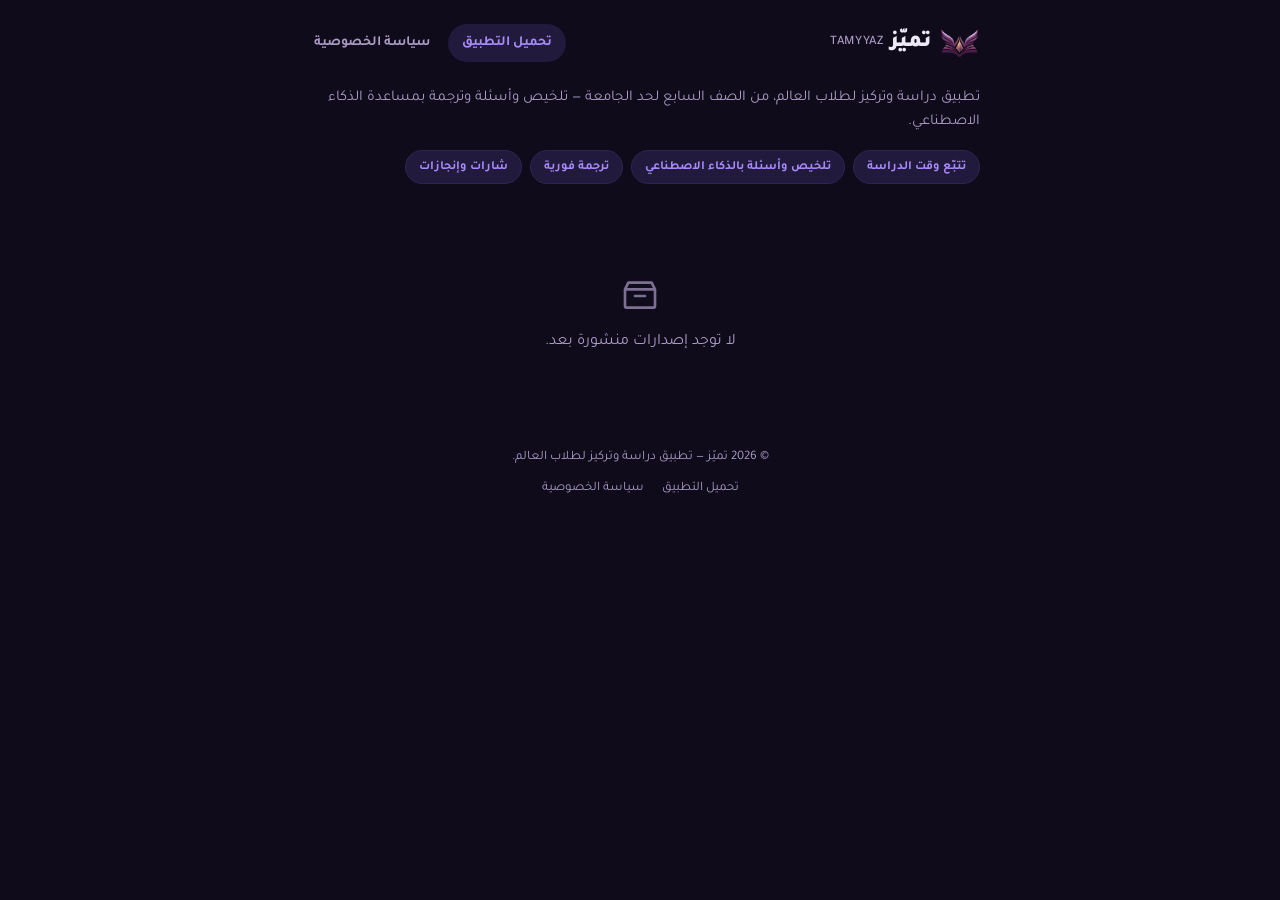
<file: index.html>
<!DOCTYPE html>
<html lang="ar" dir="rtl">
<head>
  <meta charset="UTF-8" />
  <meta name="viewport" content="width=device-width, initial-scale=1" />
  <title>تميّز — تحميل التطبيق</title>
  <meta name="description" content="حمّل أحدث نسخة من تطبيق تميّز مباشرة، مع أرشيف كامل للإصدارات السابقة." />
  <meta name="theme-color" content="#0f0b1a" />
  <link rel="icon" type="image/png" href="assets/favicon.png" />
  <link rel="apple-touch-icon" href="assets/favicon.png" />
  <link rel="preconnect" href="https://fonts.googleapis.com" />
  <link rel="preconnect" href="https://fonts.gstatic.com" crossorigin />
  <link href="https://fonts.googleapis.com/css2?family=Tajawal:wght@400;500;700;900&display=swap" rel="stylesheet" />
  <link rel="stylesheet" href="css/style.css" />
</head>
<body>
  <header class="site-header">
    <div class="wrap header-inner">
      <a href="index.html" class="logo">
        <img src="assets/logo.png" alt="" class="logo-mark-img" />
        تميّز <span class="logo-en">TAMYYAZ</span>
      </a>
      <nav class="site-nav">
        <a href="index.html" class="nav-link active" aria-current="page">تحميل التطبيق</a>
        <a href="privacy.html" class="nav-link">سياسة الخصوصية</a>
      </nav>
    </div>
  </header>

  <main class="wrap">
    <p class="tagline">تطبيق دراسة وتركيز لطلاب العالم، من الصف السابع لحد الجامعة — تلخيص وأسئلة وترجمة بمساعدة الذكاء الاصطناعي.</p>
    <div class="feature-row">
      <span class="feature-chip">تتبّع وقت الدراسة</span>
      <span class="feature-chip">تلخيص وأسئلة بالذكاء الاصطناعي</span>
      <span class="feature-chip">ترجمة فورية</span>
      <span class="feature-chip">شارات وإنجازات</span>
    </div>

    <section id="loading-state" class="state-msg">
      <div class="spinner" aria-hidden="true"></div>
      <p>جارٍ التحميل...</p>
    </section>
    <section id="empty-state" class="state-msg" hidden>
      <svg class="state-icon" viewBox="0 0 24 24" fill="none" aria-hidden="true">
        <path d="M3 8l2-4h14l2 4M3 8v10a1 1 0 0 0 1 1h16a1 1 0 0 0 1-1V8M3 8h18M9 12h6" stroke="currentColor" stroke-width="1.6" stroke-linecap="round" stroke-linejoin="round"/>
      </svg>
      <p>لا توجد إصدارات منشورة بعد.</p>
    </section>
    <section id="error-state" class="state-msg error" hidden>
      <svg class="state-icon" viewBox="0 0 24 24" fill="none" aria-hidden="true">
        <circle cx="12" cy="12" r="9" stroke="currentColor" stroke-width="1.6"/>
        <path d="M12 8v5M12 16h.01" stroke="currentColor" stroke-width="1.8" stroke-linecap="round"/>
      </svg>
      <p>تعذّر تحميل الإصدارات. حاول تحديث الصفحة.</p>
    </section>

    <section id="latest-release" class="hero-card" hidden>
      <img src="assets/logo.png" alt="تميّز" class="hero-logo" />
      <span class="badge">أحدث إصدار</span>
      <h1 class="version"></h1>
      <p class="meta"><span class="date"></span> · <span class="size"></span></p>
      <p class="notes"></p>
      <a class="download-btn" href="#">تحميل APK</a>
      <p class="hint">قد يطلب منك جهازك السماح بتثبيت التطبيقات من مصادر غير معروفة لمرة واحدة.</p>
    </section>

    <section id="release-list-section" class="releases-section" hidden>
      <h2>إصدارات سابقة</h2>
      <div class="table-scroll">
        <table id="release-list">
          <thead>
            <tr>
              <th>الإصدار</th>
              <th>التاريخ</th>
              <th>الحجم</th>
              <th>ملاحظات</th>
              <th></th>
            </tr>
          </thead>
          <tbody></tbody>
        </table>
      </div>
    </section>
  </main>

  <footer class="site-footer">
    <div class="wrap">
      <p>© 2026 تميّز — تطبيق دراسة وتركيز لطلاب العالم.</p>
      <div class="footer-links">
        <a href="index.html">تحميل التطبيق</a>
        <a href="privacy.html">سياسة الخصوصية</a>
      </div>
    </div>
  </footer>

  <script type="module" src="js/app.js"></script>
</body>
</html>
</file>
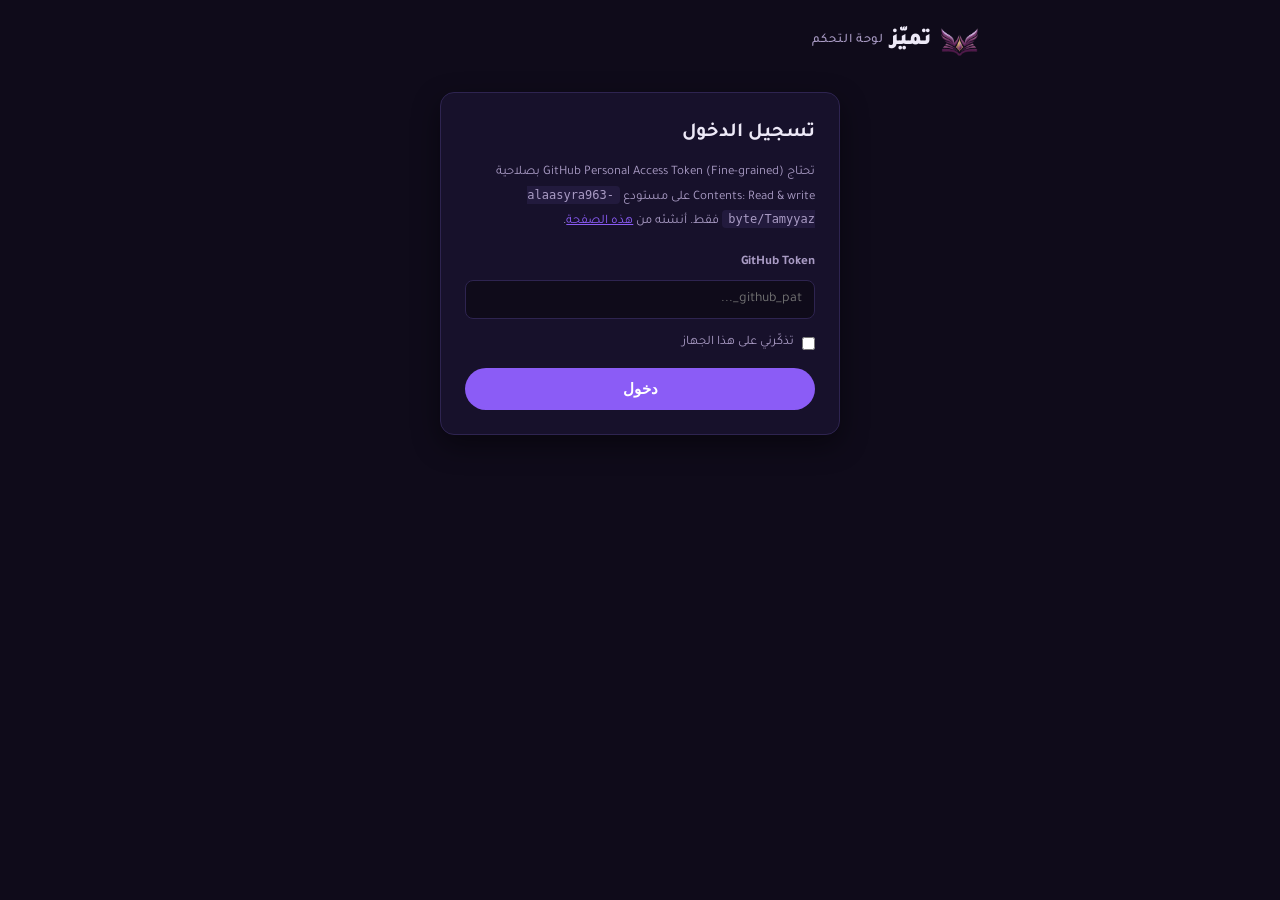
<file: admin/index.html>
<!DOCTYPE html>
<html lang="ar" dir="rtl">
<head>
  <meta charset="UTF-8" />
  <meta name="viewport" content="width=device-width, initial-scale=1" />
  <meta name="robots" content="noindex, nofollow" />
  <title>تميّز — لوحة التحكم</title>
  <link rel="icon" type="image/png" href="../assets/favicon.png" />
  <link rel="apple-touch-icon" href="../assets/favicon.png" />
  <link rel="preconnect" href="https://fonts.googleapis.com" />
  <link rel="preconnect" href="https://fonts.gstatic.com" crossorigin />
  <link href="https://fonts.googleapis.com/css2?family=Tajawal:wght@400;500;700;900&display=swap" rel="stylesheet" />
  <link rel="stylesheet" href="../css/style.css" />
  <link rel="stylesheet" href="admin.css" />
</head>
<body>
  <header class="site-header">
    <div class="wrap">
      <span class="logo">
        <img src="../assets/logo.png" alt="" class="logo-mark-img" />
        تميّز <span class="logo-en">لوحة التحكم</span>
      </span>
    </div>
  </header>

  <main class="wrap narrow">
    <section id="login-view" class="card">
      <h1>تسجيل الدخول</h1>
      <p class="help-text">
        تحتاج GitHub Personal Access Token (Fine-grained) بصلاحية
        Contents: Read & write على مستودع <code id="repo-hint">…</code> فقط.
        أنشئه من
        <a href="https://github.com/settings/personal-access-tokens/new" target="_blank" rel="noopener">هذه الصفحة</a>.
      </p>
      <form id="login-form">
        <label>GitHub Token
          <input type="password" id="token-input" required autocomplete="off" placeholder="github_pat_..." />
        </label>
        <label class="checkbox-label">
          <input type="checkbox" id="remember-token" />
          تذكّرني على هذا الجهاز
        </label>
        <button type="submit">دخول</button>
        <p id="login-error" class="error-text" hidden></p>
      </form>
    </section>

    <section id="dashboard-view" hidden>
      <div class="dash-header">
        <span>المستودع: <strong id="repo-label"></strong></span>
        <button id="logout-btn" class="link-btn-plain">تسجيل الخروج</button>
      </div>

      <div class="card">
        <h1>نشر إصدار جديد</h1>
        <form id="upload-form">
          <label>ملف APK
            <input type="file" id="apk-file" accept=".apk" required />
          </label>
          <label>رقم الإصدار
            <input type="text" id="version-input" placeholder="مثال: 1.2.0" required />
          </label>
          <label>ملاحظات الإصدار (اختياري)
            <textarea id="notes-input" rows="3" placeholder="ما الجديد في هذا الإصدار؟"></textarea>
          </label>
          <button type="submit" id="upload-btn">رفع الإصدار</button>
          <div id="upload-progress" class="progress" hidden><div class="progress-bar"></div></div>
          <p id="upload-status" class="status-text" hidden></p>
        </form>
      </div>

      <div class="card">
        <h2>الإصدارات المنشورة</h2>
        <div class="table-scroll">
          <table id="admin-release-list">
            <thead>
              <tr><th>الإصدار</th><th>التاريخ</th><th>الحجم</th><th></th></tr>
            </thead>
            <tbody></tbody>
          </table>
        </div>
      </div>
    </section>
  </main>

  <script type="module" src="admin.js"></script>
</body>
</html>
</file>
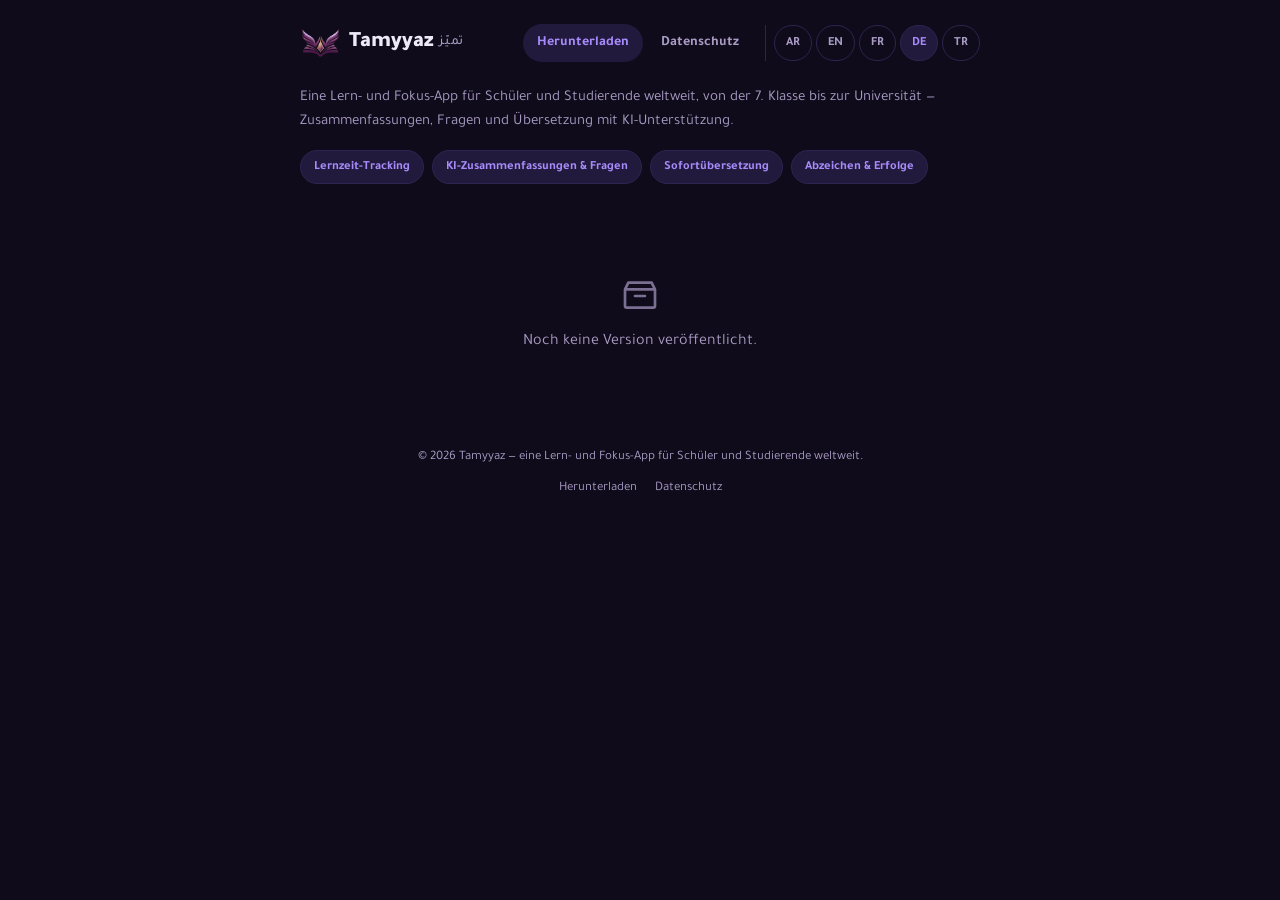
<file: index-de.html>
<!DOCTYPE html>
<html lang="de" dir="ltr">
<head>
  <meta charset="UTF-8" />
  <meta name="viewport" content="width=device-width, initial-scale=1" />
  <title>Tamyyaz — App herunterladen</title>
  <meta name="description" content="Lade die neueste Version der Tamyyaz-App direkt herunter, mit einem vollständigen Archiv früherer Versionen." />
  <meta name="theme-color" content="#0f0b1a" />
  <link rel="icon" type="image/png" href="assets/favicon.png" />
  <link rel="apple-touch-icon" href="assets/favicon.png" />
  <link rel="alternate" hreflang="ar" href="index.html" />
  <link rel="alternate" hreflang="en" href="index-en.html" />
  <link rel="alternate" hreflang="fr" href="index-fr.html" />
  <link rel="alternate" hreflang="de" href="index-de.html" />
  <link rel="alternate" hreflang="tr" href="index-tr.html" />
  <link rel="alternate" hreflang="x-default" href="index.html" />
  <link rel="preconnect" href="https://fonts.googleapis.com" />
  <link rel="preconnect" href="https://fonts.gstatic.com" crossorigin />
  <link href="https://fonts.googleapis.com/css2?family=Tajawal:wght@400;500;700;900&display=swap" rel="stylesheet" />
  <link rel="stylesheet" href="css/style.css" />
</head>
<body>
  <header class="site-header">
    <div class="wrap header-inner">
      <a href="index-de.html" class="logo">
        <img src="assets/logo.png" alt="" class="logo-mark-img" />
        Tamyyaz <span class="logo-en">تميّز</span>
      </a>
      <nav class="site-nav">
        <a href="index-de.html" class="nav-link active" aria-current="page">Herunterladen</a>
        <a href="privacy-de.html" class="nav-link">Datenschutz</a>
        <span class="lang-group">
          <a href="index.html" class="nav-link lang-pill">AR</a>
          <a href="index-en.html" class="nav-link lang-pill">EN</a>
          <a href="index-fr.html" class="nav-link lang-pill">FR</a>
          <a href="index-de.html" class="nav-link lang-pill active" aria-current="true">DE</a>
          <a href="index-tr.html" class="nav-link lang-pill">TR</a>
        </span>
      </nav>
    </div>
  </header>

  <main class="wrap">
    <p class="tagline">Eine Lern- und Fokus-App für Schüler und Studierende weltweit, von der 7. Klasse bis zur Universität — Zusammenfassungen, Fragen und Übersetzung mit KI-Unterstützung.</p>
    <div class="feature-row">
      <span class="feature-chip">Lernzeit-Tracking</span>
      <span class="feature-chip">KI-Zusammenfassungen &amp; Fragen</span>
      <span class="feature-chip">Sofortübersetzung</span>
      <span class="feature-chip">Abzeichen &amp; Erfolge</span>
    </div>

    <section id="loading-state" class="state-msg">
      <div class="spinner" aria-hidden="true"></div>
      <p>Wird geladen...</p>
    </section>
    <section id="empty-state" class="state-msg" hidden>
      <svg class="state-icon" viewBox="0 0 24 24" fill="none" aria-hidden="true">
        <path d="M3 8l2-4h14l2 4M3 8v10a1 1 0 0 0 1 1h16a1 1 0 0 0 1-1V8M3 8h18M9 12h6" stroke="currentColor" stroke-width="1.6" stroke-linecap="round" stroke-linejoin="round"/>
      </svg>
      <p>Noch keine Version veröffentlicht.</p>
    </section>
    <section id="error-state" class="state-msg error" hidden>
      <svg class="state-icon" viewBox="0 0 24 24" fill="none" aria-hidden="true">
        <circle cx="12" cy="12" r="9" stroke="currentColor" stroke-width="1.6"/>
        <path d="M12 8v5M12 16h.01" stroke="currentColor" stroke-width="1.8" stroke-linecap="round"/>
      </svg>
      <p>Versionen konnten nicht geladen werden. Bitte Seite neu laden.</p>
    </section>

    <section id="latest-release" class="hero-card" hidden>
      <img src="assets/logo.png" alt="Tamyyaz" class="hero-logo" />
      <span class="badge">Neueste Version</span>
      <h1 class="version"></h1>
      <p class="meta"><span class="date"></span> · <span class="size"></span></p>
      <p class="notes"></p>
      <a class="download-btn" href="#">APK herunterladen</a>
      <p class="hint">Dein Gerät fragt dich möglicherweise einmalig, ob du Installationen aus unbekannten Quellen erlauben möchtest.</p>
    </section>

    <section id="release-list-section" class="releases-section" hidden>
      <h2>Frühere Versionen</h2>
      <div class="table-scroll">
        <table id="release-list">
          <thead>
            <tr>
              <th>Version</th>
              <th>Datum</th>
              <th>Größe</th>
              <th>Hinweise</th>
              <th></th>
            </tr>
          </thead>
          <tbody></tbody>
        </table>
      </div>
    </section>
  </main>

  <footer class="site-footer">
    <div class="wrap">
      <p>© 2026 Tamyyaz — eine Lern- und Fokus-App für Schüler und Studierende weltweit.</p>
      <div class="footer-links">
        <a href="index-de.html">Herunterladen</a>
        <a href="privacy-de.html">Datenschutz</a>
      </div>
    </div>
  </footer>

  <script type="module" src="js/app.js"></script>
</body>
</html>
</file>
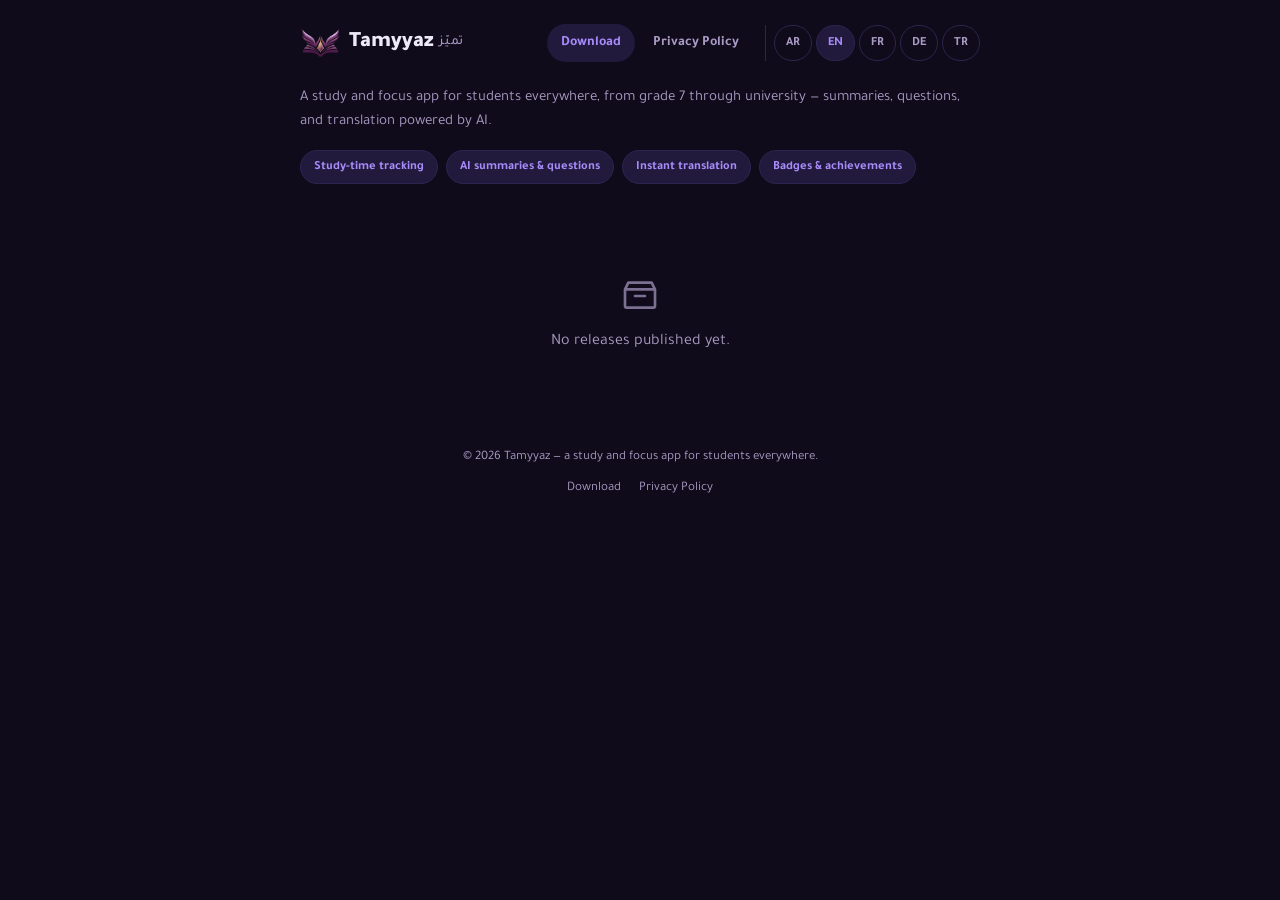
<file: index-en.html>
<!DOCTYPE html>
<html lang="en" dir="ltr">
<head>
  <meta charset="UTF-8" />
  <meta name="viewport" content="width=device-width, initial-scale=1" />
  <title>Tamyyaz — Download the app</title>
  <meta name="description" content="Download the latest version of the Tamyyaz app directly, with a full archive of past releases." />
  <meta name="theme-color" content="#0f0b1a" />
  <link rel="icon" type="image/png" href="assets/favicon.png" />
  <link rel="apple-touch-icon" href="assets/favicon.png" />
  <link rel="alternate" hreflang="ar" href="index.html" />
  <link rel="alternate" hreflang="en" href="index-en.html" />
  <link rel="alternate" hreflang="fr" href="index-fr.html" />
  <link rel="alternate" hreflang="de" href="index-de.html" />
  <link rel="alternate" hreflang="tr" href="index-tr.html" />
  <link rel="alternate" hreflang="x-default" href="index.html" />
  <link rel="preconnect" href="https://fonts.googleapis.com" />
  <link rel="preconnect" href="https://fonts.gstatic.com" crossorigin />
  <link href="https://fonts.googleapis.com/css2?family=Tajawal:wght@400;500;700;900&display=swap" rel="stylesheet" />
  <link rel="stylesheet" href="css/style.css" />
</head>
<body>
  <header class="site-header">
    <div class="wrap header-inner">
      <a href="index-en.html" class="logo">
        <img src="assets/logo.png" alt="" class="logo-mark-img" />
        Tamyyaz <span class="logo-en">تميّز</span>
      </a>
      <nav class="site-nav">
        <a href="index-en.html" class="nav-link active" aria-current="page">Download</a>
        <a href="privacy-en.html" class="nav-link">Privacy Policy</a>
        <span class="lang-group">
          <a href="index.html" class="nav-link lang-pill">AR</a>
          <a href="index-en.html" class="nav-link lang-pill active" aria-current="true">EN</a>
          <a href="index-fr.html" class="nav-link lang-pill">FR</a>
          <a href="index-de.html" class="nav-link lang-pill">DE</a>
          <a href="index-tr.html" class="nav-link lang-pill">TR</a>
        </span>
      </nav>
    </div>
  </header>

  <main class="wrap">
    <p class="tagline">A study and focus app for students everywhere, from grade 7 through university — summaries, questions, and translation powered by AI.</p>
    <div class="feature-row">
      <span class="feature-chip">Study-time tracking</span>
      <span class="feature-chip">AI summaries &amp; questions</span>
      <span class="feature-chip">Instant translation</span>
      <span class="feature-chip">Badges &amp; achievements</span>
    </div>

    <section id="loading-state" class="state-msg">
      <div class="spinner" aria-hidden="true"></div>
      <p>Loading...</p>
    </section>
    <section id="empty-state" class="state-msg" hidden>
      <svg class="state-icon" viewBox="0 0 24 24" fill="none" aria-hidden="true">
        <path d="M3 8l2-4h14l2 4M3 8v10a1 1 0 0 0 1 1h16a1 1 0 0 0 1-1V8M3 8h18M9 12h6" stroke="currentColor" stroke-width="1.6" stroke-linecap="round" stroke-linejoin="round"/>
      </svg>
      <p>No releases published yet.</p>
    </section>
    <section id="error-state" class="state-msg error" hidden>
      <svg class="state-icon" viewBox="0 0 24 24" fill="none" aria-hidden="true">
        <circle cx="12" cy="12" r="9" stroke="currentColor" stroke-width="1.6"/>
        <path d="M12 8v5M12 16h.01" stroke="currentColor" stroke-width="1.8" stroke-linecap="round"/>
      </svg>
      <p>Couldn't load releases. Try refreshing the page.</p>
    </section>

    <section id="latest-release" class="hero-card" hidden>
      <img src="assets/logo.png" alt="Tamyyaz" class="hero-logo" />
      <span class="badge">Latest release</span>
      <h1 class="version"></h1>
      <p class="meta"><span class="date"></span> · <span class="size"></span></p>
      <p class="notes"></p>
      <a class="download-btn" href="#">Download APK</a>
      <p class="hint">Your device may ask you to allow installs from unknown sources, just once.</p>
    </section>

    <section id="release-list-section" class="releases-section" hidden>
      <h2>Previous releases</h2>
      <div class="table-scroll">
        <table id="release-list">
          <thead>
            <tr>
              <th>Version</th>
              <th>Date</th>
              <th>Size</th>
              <th>Notes</th>
              <th></th>
            </tr>
          </thead>
          <tbody></tbody>
        </table>
      </div>
    </section>
  </main>

  <footer class="site-footer">
    <div class="wrap">
      <p>© 2026 Tamyyaz — a study and focus app for students everywhere.</p>
      <div class="footer-links">
        <a href="index-en.html">Download</a>
        <a href="privacy-en.html">Privacy Policy</a>
      </div>
    </div>
  </footer>

  <script type="module" src="js/app.js"></script>
</body>
</html>
</file>
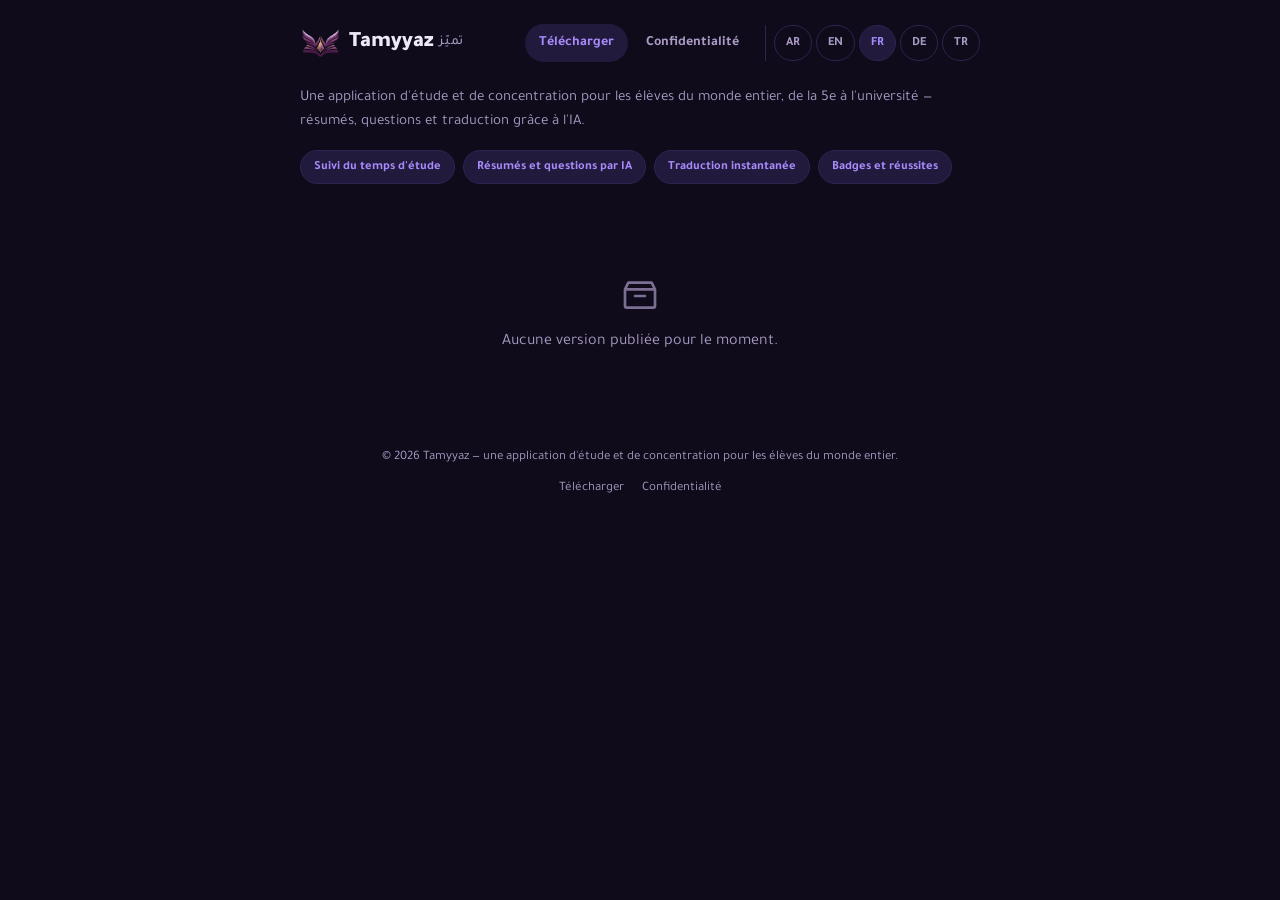
<file: index-fr.html>
<!DOCTYPE html>
<html lang="fr" dir="ltr">
<head>
  <meta charset="UTF-8" />
  <meta name="viewport" content="width=device-width, initial-scale=1" />
  <title>Tamyyaz — Télécharger l'application</title>
  <meta name="description" content="Téléchargez directement la dernière version de l'application Tamyyaz, avec l'archive complète des versions précédentes." />
  <meta name="theme-color" content="#0f0b1a" />
  <link rel="icon" type="image/png" href="assets/favicon.png" />
  <link rel="apple-touch-icon" href="assets/favicon.png" />
  <link rel="alternate" hreflang="ar" href="index.html" />
  <link rel="alternate" hreflang="en" href="index-en.html" />
  <link rel="alternate" hreflang="fr" href="index-fr.html" />
  <link rel="alternate" hreflang="de" href="index-de.html" />
  <link rel="alternate" hreflang="tr" href="index-tr.html" />
  <link rel="alternate" hreflang="x-default" href="index.html" />
  <link rel="preconnect" href="https://fonts.googleapis.com" />
  <link rel="preconnect" href="https://fonts.gstatic.com" crossorigin />
  <link href="https://fonts.googleapis.com/css2?family=Tajawal:wght@400;500;700;900&display=swap" rel="stylesheet" />
  <link rel="stylesheet" href="css/style.css" />
</head>
<body>
  <header class="site-header">
    <div class="wrap header-inner">
      <a href="index-fr.html" class="logo">
        <img src="assets/logo.png" alt="" class="logo-mark-img" />
        Tamyyaz <span class="logo-en">تميّز</span>
      </a>
      <nav class="site-nav">
        <a href="index-fr.html" class="nav-link active" aria-current="page">Télécharger</a>
        <a href="privacy-fr.html" class="nav-link">Confidentialité</a>
        <span class="lang-group">
          <a href="index.html" class="nav-link lang-pill">AR</a>
          <a href="index-en.html" class="nav-link lang-pill">EN</a>
          <a href="index-fr.html" class="nav-link lang-pill active" aria-current="true">FR</a>
          <a href="index-de.html" class="nav-link lang-pill">DE</a>
          <a href="index-tr.html" class="nav-link lang-pill">TR</a>
        </span>
      </nav>
    </div>
  </header>

  <main class="wrap">
    <p class="tagline">Une application d'étude et de concentration pour les élèves du monde entier, de la 5e à l'université — résumés, questions et traduction grâce à l'IA.</p>
    <div class="feature-row">
      <span class="feature-chip">Suivi du temps d'étude</span>
      <span class="feature-chip">Résumés et questions par IA</span>
      <span class="feature-chip">Traduction instantanée</span>
      <span class="feature-chip">Badges et réussites</span>
    </div>

    <section id="loading-state" class="state-msg">
      <div class="spinner" aria-hidden="true"></div>
      <p>Chargement...</p>
    </section>
    <section id="empty-state" class="state-msg" hidden>
      <svg class="state-icon" viewBox="0 0 24 24" fill="none" aria-hidden="true">
        <path d="M3 8l2-4h14l2 4M3 8v10a1 1 0 0 0 1 1h16a1 1 0 0 0 1-1V8M3 8h18M9 12h6" stroke="currentColor" stroke-width="1.6" stroke-linecap="round" stroke-linejoin="round"/>
      </svg>
      <p>Aucune version publiée pour le moment.</p>
    </section>
    <section id="error-state" class="state-msg error" hidden>
      <svg class="state-icon" viewBox="0 0 24 24" fill="none" aria-hidden="true">
        <circle cx="12" cy="12" r="9" stroke="currentColor" stroke-width="1.6"/>
        <path d="M12 8v5M12 16h.01" stroke="currentColor" stroke-width="1.8" stroke-linecap="round"/>
      </svg>
      <p>Impossible de charger les versions. Essayez de rafraîchir la page.</p>
    </section>

    <section id="latest-release" class="hero-card" hidden>
      <img src="assets/logo.png" alt="Tamyyaz" class="hero-logo" />
      <span class="badge">Dernière version</span>
      <h1 class="version"></h1>
      <p class="meta"><span class="date"></span> · <span class="size"></span></p>
      <p class="notes"></p>
      <a class="download-btn" href="#">Télécharger l'APK</a>
      <p class="hint">Votre appareil peut vous demander d'autoriser les installations de sources inconnues, une seule fois.</p>
    </section>

    <section id="release-list-section" class="releases-section" hidden>
      <h2>Versions précédentes</h2>
      <div class="table-scroll">
        <table id="release-list">
          <thead>
            <tr>
              <th>Version</th>
              <th>Date</th>
              <th>Taille</th>
              <th>Notes</th>
              <th></th>
            </tr>
          </thead>
          <tbody></tbody>
        </table>
      </div>
    </section>
  </main>

  <footer class="site-footer">
    <div class="wrap">
      <p>© 2026 Tamyyaz — une application d'étude et de concentration pour les élèves du monde entier.</p>
      <div class="footer-links">
        <a href="index-fr.html">Télécharger</a>
        <a href="privacy-fr.html">Confidentialité</a>
      </div>
    </div>
  </footer>

  <script type="module" src="js/app.js"></script>
</body>
</html>
</file>
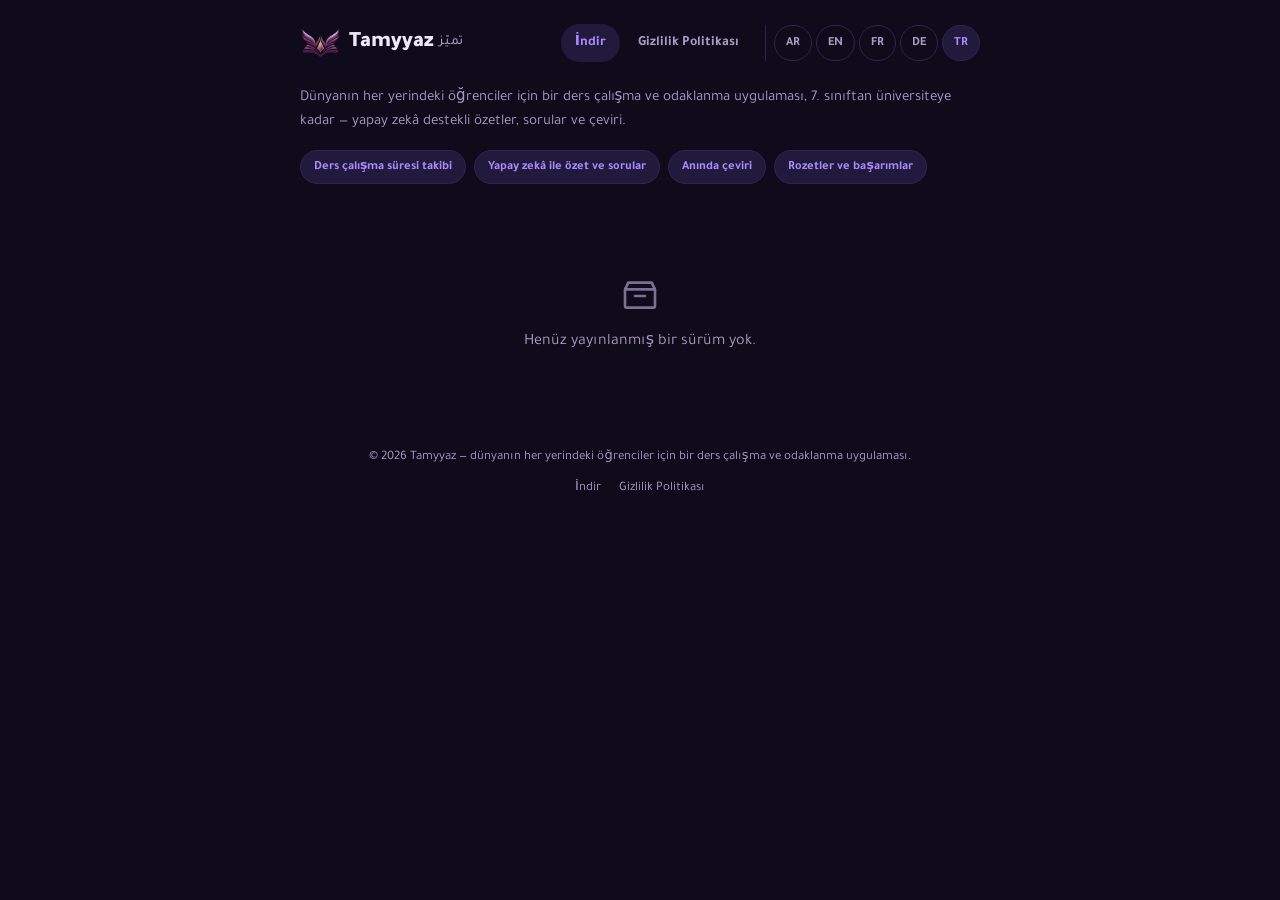
<file: index-tr.html>
<!DOCTYPE html>
<html lang="tr" dir="ltr">
<head>
  <meta charset="UTF-8" />
  <meta name="viewport" content="width=device-width, initial-scale=1" />
  <title>Tamyyaz — Uygulamayı indir</title>
  <meta name="description" content="Tamyyaz uygulamasının en son sürümünü doğrudan indirin, önceki sürümlerin tam arşiviyle birlikte." />
  <meta name="theme-color" content="#0f0b1a" />
  <link rel="icon" type="image/png" href="assets/favicon.png" />
  <link rel="apple-touch-icon" href="assets/favicon.png" />
  <link rel="alternate" hreflang="ar" href="index.html" />
  <link rel="alternate" hreflang="en" href="index-en.html" />
  <link rel="alternate" hreflang="fr" href="index-fr.html" />
  <link rel="alternate" hreflang="de" href="index-de.html" />
  <link rel="alternate" hreflang="tr" href="index-tr.html" />
  <link rel="alternate" hreflang="x-default" href="index.html" />
  <link rel="preconnect" href="https://fonts.googleapis.com" />
  <link rel="preconnect" href="https://fonts.gstatic.com" crossorigin />
  <link href="https://fonts.googleapis.com/css2?family=Tajawal:wght@400;500;700;900&display=swap" rel="stylesheet" />
  <link rel="stylesheet" href="css/style.css" />
</head>
<body>
  <header class="site-header">
    <div class="wrap header-inner">
      <a href="index-tr.html" class="logo">
        <img src="assets/logo.png" alt="" class="logo-mark-img" />
        Tamyyaz <span class="logo-en">تميّز</span>
      </a>
      <nav class="site-nav">
        <a href="index-tr.html" class="nav-link active" aria-current="page">İndir</a>
        <a href="privacy-tr.html" class="nav-link">Gizlilik Politikası</a>
        <span class="lang-group">
          <a href="index.html" class="nav-link lang-pill">AR</a>
          <a href="index-en.html" class="nav-link lang-pill">EN</a>
          <a href="index-fr.html" class="nav-link lang-pill">FR</a>
          <a href="index-de.html" class="nav-link lang-pill">DE</a>
          <a href="index-tr.html" class="nav-link lang-pill active" aria-current="true">TR</a>
        </span>
      </nav>
    </div>
  </header>

  <main class="wrap">
    <p class="tagline">Dünyanın her yerindeki öğrenciler için bir ders çalışma ve odaklanma uygulaması, 7. sınıftan üniversiteye kadar — yapay zekâ destekli özetler, sorular ve çeviri.</p>
    <div class="feature-row">
      <span class="feature-chip">Ders çalışma süresi takibi</span>
      <span class="feature-chip">Yapay zekâ ile özet ve sorular</span>
      <span class="feature-chip">Anında çeviri</span>
      <span class="feature-chip">Rozetler ve başarımlar</span>
    </div>

    <section id="loading-state" class="state-msg">
      <div class="spinner" aria-hidden="true"></div>
      <p>Yükleniyor...</p>
    </section>
    <section id="empty-state" class="state-msg" hidden>
      <svg class="state-icon" viewBox="0 0 24 24" fill="none" aria-hidden="true">
        <path d="M3 8l2-4h14l2 4M3 8v10a1 1 0 0 0 1 1h16a1 1 0 0 0 1-1V8M3 8h18M9 12h6" stroke="currentColor" stroke-width="1.6" stroke-linecap="round" stroke-linejoin="round"/>
      </svg>
      <p>Henüz yayınlanmış bir sürüm yok.</p>
    </section>
    <section id="error-state" class="state-msg error" hidden>
      <svg class="state-icon" viewBox="0 0 24 24" fill="none" aria-hidden="true">
        <circle cx="12" cy="12" r="9" stroke="currentColor" stroke-width="1.6"/>
        <path d="M12 8v5M12 16h.01" stroke="currentColor" stroke-width="1.8" stroke-linecap="round"/>
      </svg>
      <p>Sürümler yüklenemedi. Sayfayı yenilemeyi deneyin.</p>
    </section>

    <section id="latest-release" class="hero-card" hidden>
      <img src="assets/logo.png" alt="Tamyyaz" class="hero-logo" />
      <span class="badge">En son sürüm</span>
      <h1 class="version"></h1>
      <p class="meta"><span class="date"></span> · <span class="size"></span></p>
      <p class="notes"></p>
      <a class="download-btn" href="#">APK'yı indir</a>
      <p class="hint">Cihazın, bilinmeyen kaynaklardan yükleme yapmana izin vermeni bir kereliğine isteyebilir.</p>
    </section>

    <section id="release-list-section" class="releases-section" hidden>
      <h2>Önceki sürümler</h2>
      <div class="table-scroll">
        <table id="release-list">
          <thead>
            <tr>
              <th>Sürüm</th>
              <th>Tarih</th>
              <th>Boyut</th>
              <th>Notlar</th>
              <th></th>
            </tr>
          </thead>
          <tbody></tbody>
        </table>
      </div>
    </section>
  </main>

  <footer class="site-footer">
    <div class="wrap">
      <p>© 2026 Tamyyaz — dünyanın her yerindeki öğrenciler için bir ders çalışma ve odaklanma uygulaması.</p>
      <div class="footer-links">
        <a href="index-tr.html">İndir</a>
        <a href="privacy-tr.html">Gizlilik Politikası</a>
      </div>
    </div>
  </footer>

  <script type="module" src="js/app.js"></script>
</body>
</html>
</file>
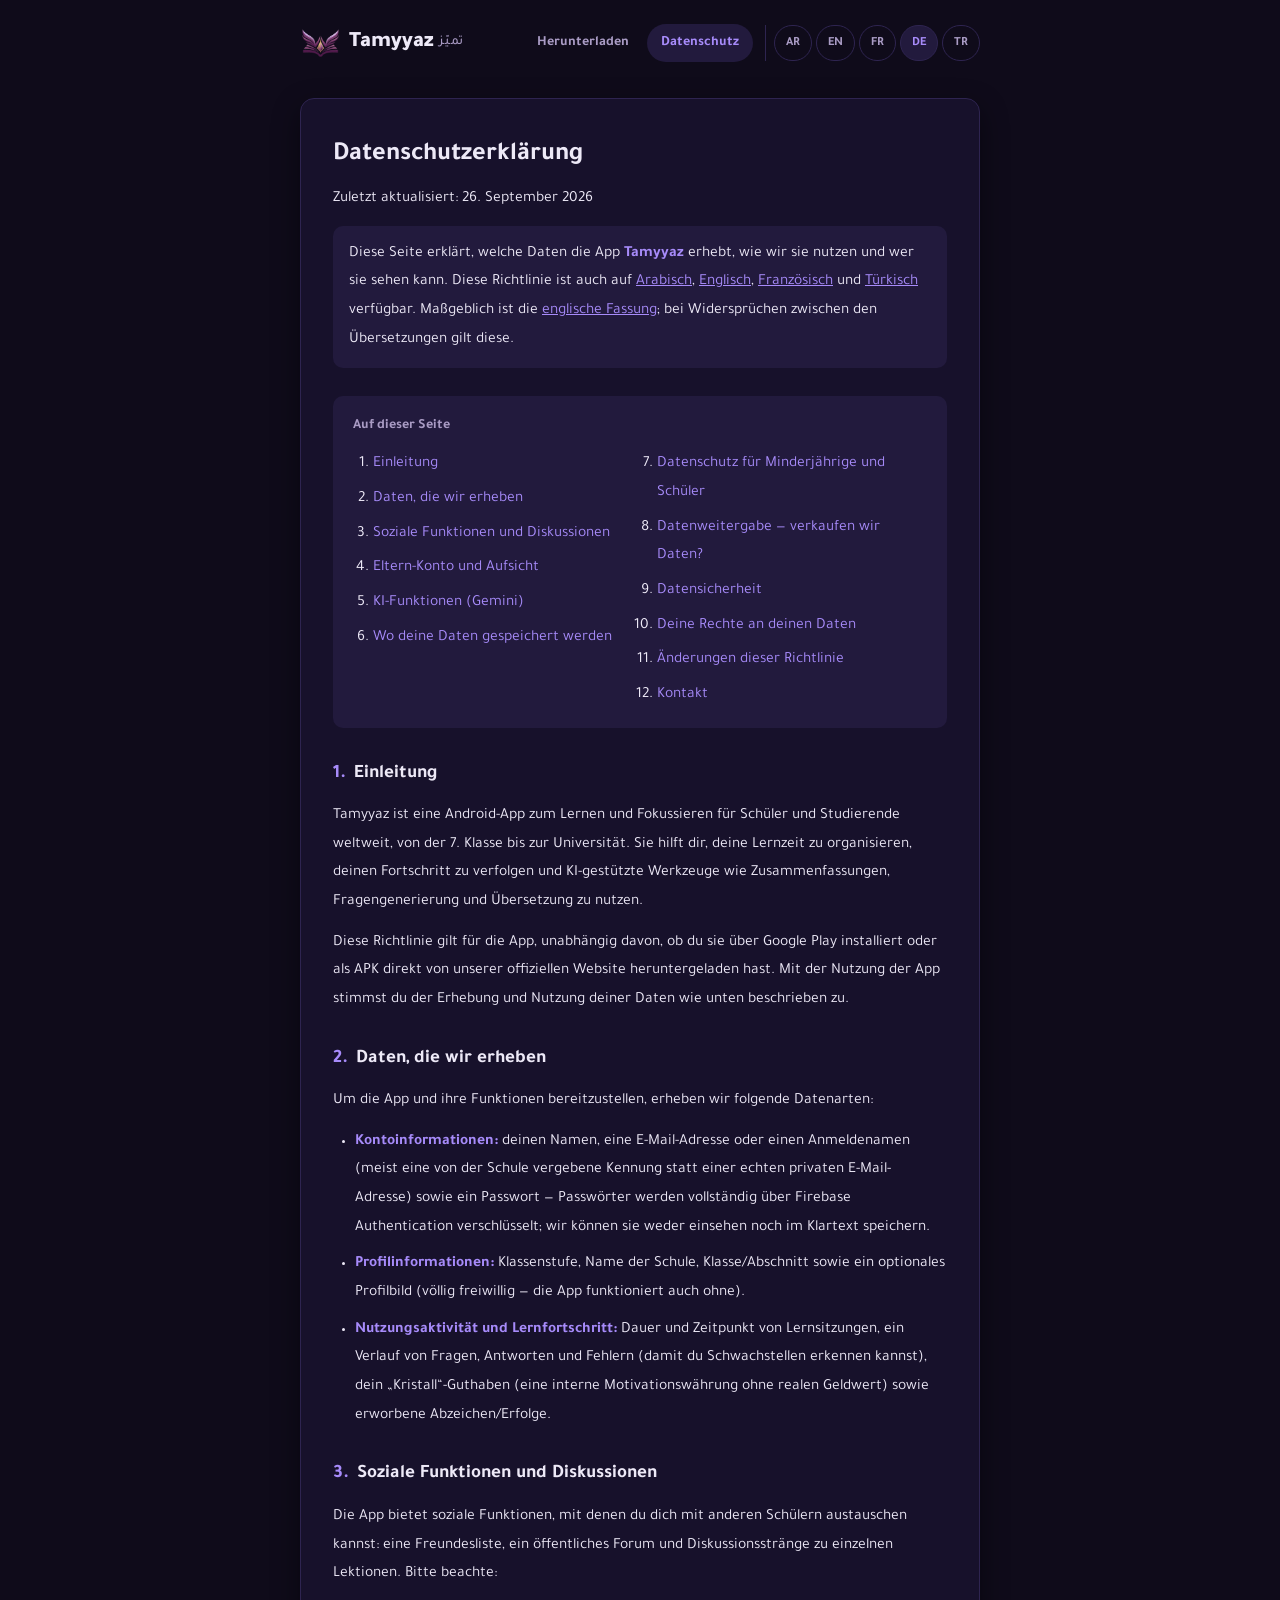
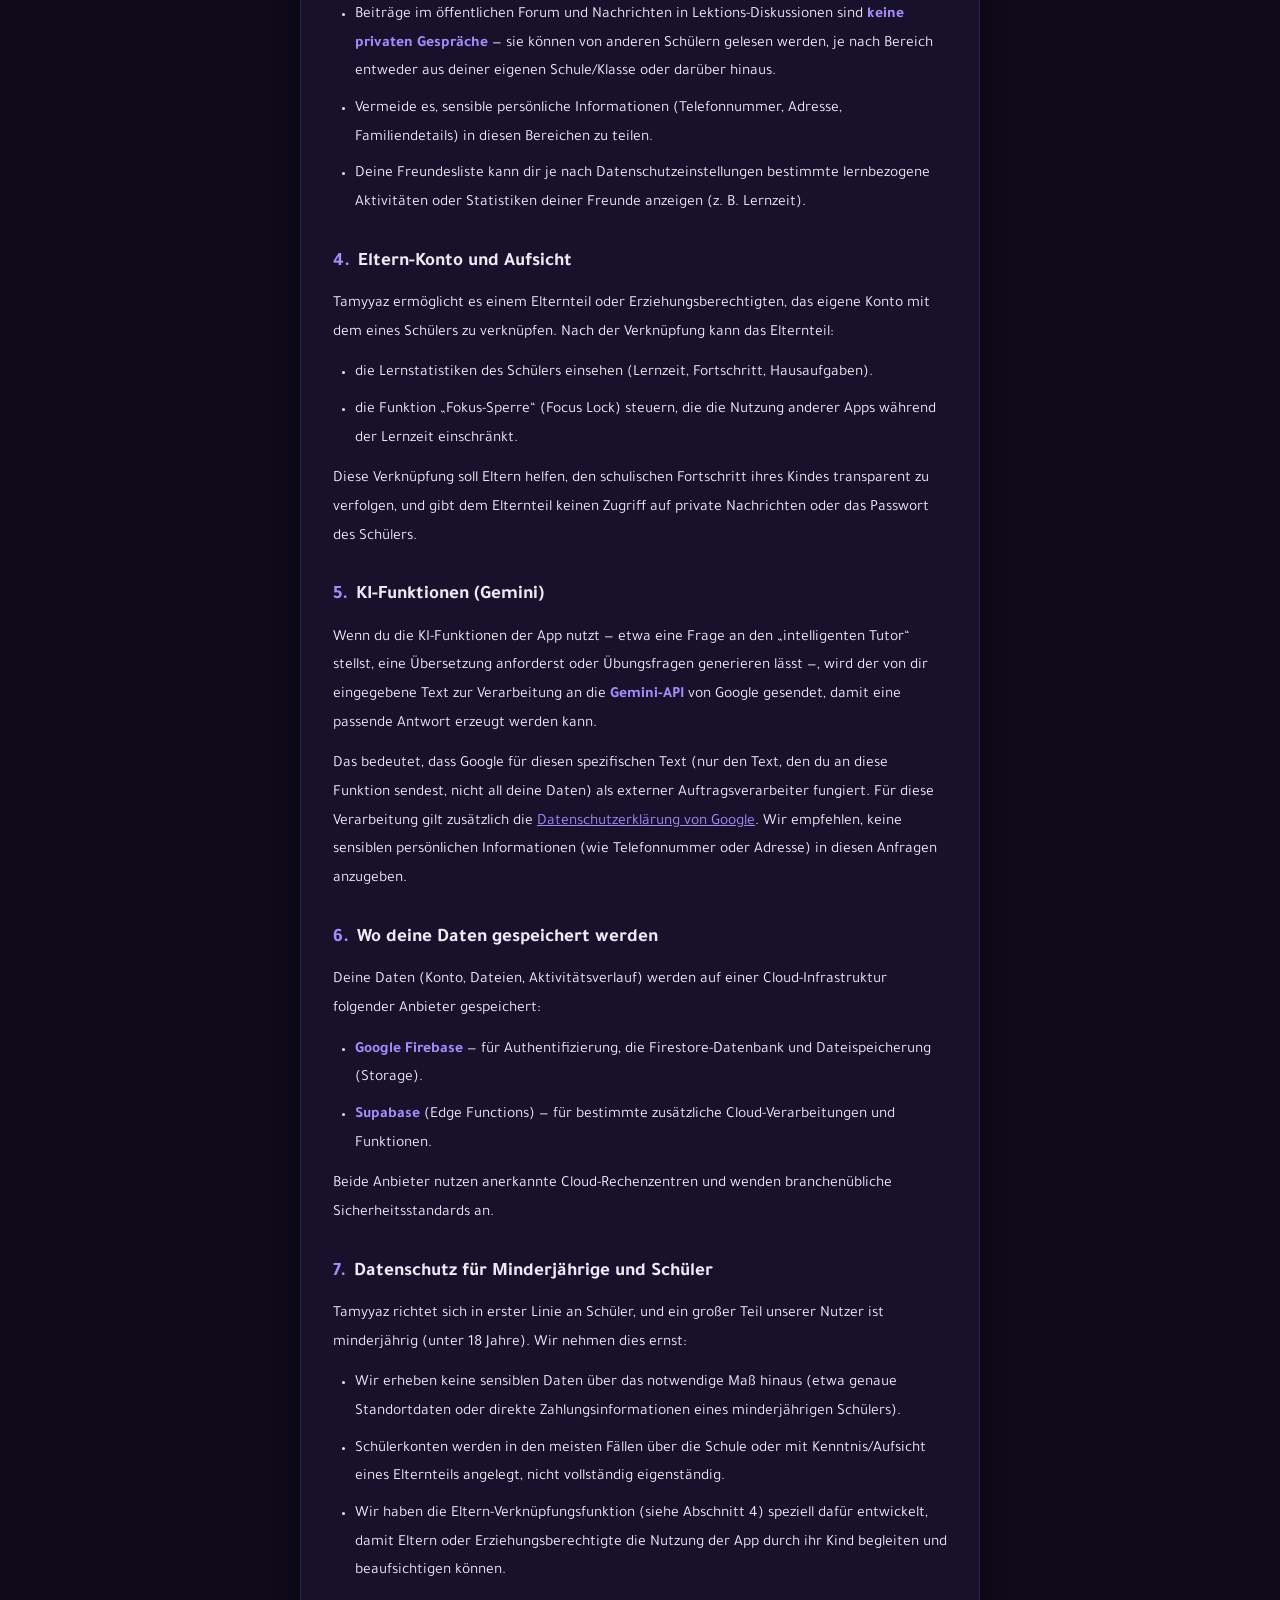
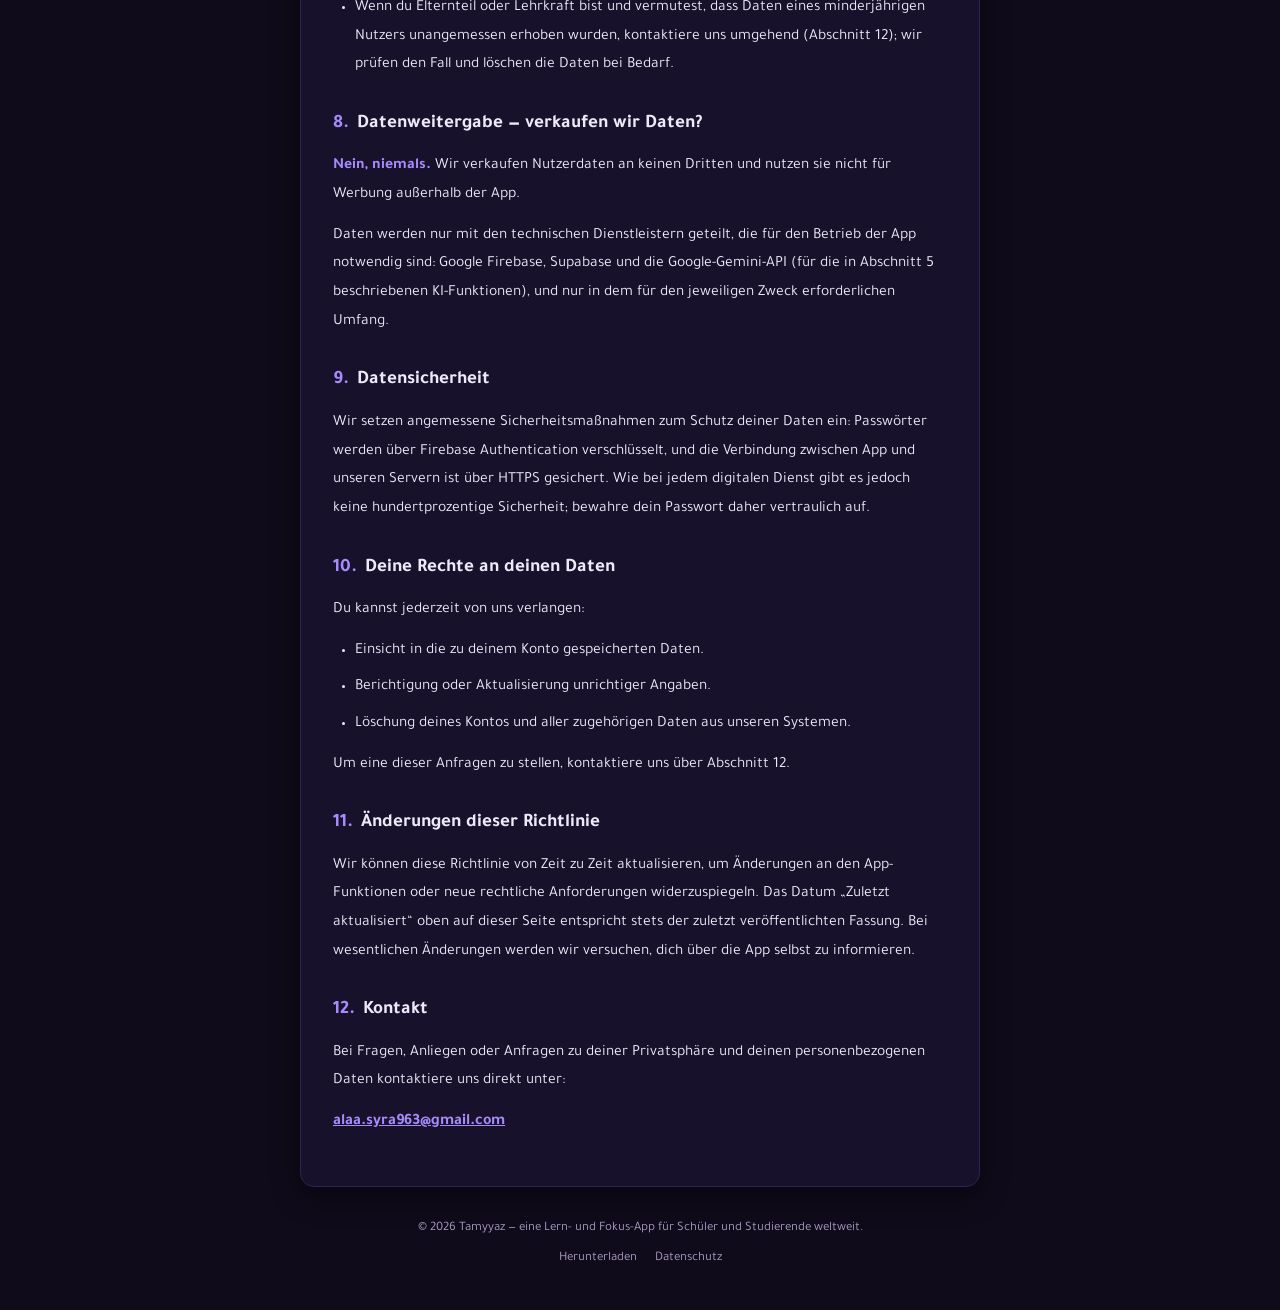
<file: privacy-de.html>
<!DOCTYPE html>
<html lang="de" dir="ltr">
<head>
  <meta charset="UTF-8" />
  <meta name="viewport" content="width=device-width, initial-scale=1" />
  <title>Datenschutzerklärung — Tamyyaz (تميّز)</title>
  <meta name="description" content="Datenschutzerklärung der Tamyyaz-App: welche Daten wir erheben, wie wir sie nutzen und wer sie sehen kann." />
  <meta name="theme-color" content="#0f0b1a" />
  <link rel="icon" type="image/png" href="assets/favicon.png" />
  <link rel="apple-touch-icon" href="assets/favicon.png" />
  <link rel="alternate" hreflang="ar" href="privacy.html" />
  <link rel="alternate" hreflang="en" href="privacy-en.html" />
  <link rel="alternate" hreflang="fr" href="privacy-fr.html" />
  <link rel="alternate" hreflang="de" href="privacy-de.html" />
  <link rel="alternate" hreflang="tr" href="privacy-tr.html" />
  <link rel="alternate" hreflang="x-default" href="privacy.html" />
  <link rel="preconnect" href="https://fonts.googleapis.com" />
  <link rel="preconnect" href="https://fonts.gstatic.com" crossorigin />
  <link href="https://fonts.googleapis.com/css2?family=Tajawal:wght@400;500;700;900&display=swap" rel="stylesheet" />
  <link rel="stylesheet" href="css/style.css" />
</head>
<body>
  <header class="site-header">
    <div class="wrap header-inner">
      <a href="index-de.html" class="logo">
        <img src="assets/logo.png" alt="" class="logo-mark-img" />
        Tamyyaz <span class="logo-en">تميّز</span>
      </a>
      <nav class="site-nav">
        <a href="index-de.html" class="nav-link">Herunterladen</a>
        <a href="privacy-de.html" class="nav-link active" aria-current="page">Datenschutz</a>
        <span class="lang-group">
          <a href="privacy.html" class="nav-link lang-pill">AR</a>
          <a href="privacy-en.html" class="nav-link lang-pill">EN</a>
          <a href="privacy-fr.html" class="nav-link lang-pill">FR</a>
          <a href="privacy-de.html" class="nav-link lang-pill active" aria-current="true">DE</a>
          <a href="privacy-tr.html" class="nav-link lang-pill">TR</a>
        </span>
      </nav>
    </div>
  </header>

  <main class="wrap">
    <article class="doc">
      <h1>Datenschutzerklärung</h1>
      <p class="doc-updated">Zuletzt aktualisiert: 26. September 2026</p>

      <div class="doc-note">
        <p>Diese Seite erklärt, welche Daten die App <strong>Tamyyaz</strong> erhebt, wie wir sie nutzen und wer sie sehen kann. Diese Richtlinie ist auch auf <a href="privacy.html">Arabisch</a>, <a href="privacy-en.html">Englisch</a>, <a href="privacy-fr.html">Französisch</a> und <a href="privacy-tr.html">Türkisch</a> verfügbar. Maßgeblich ist die <a href="privacy-en.html">englische Fassung</a>; bei Widersprüchen zwischen den Übersetzungen gilt diese.</p>
      </div>

      <nav class="toc" aria-label="Seiteninhalt">
        <p>Auf dieser Seite</p>
        <ol>
          <li><a href="#intro">Einleitung</a></li>
          <li><a href="#data">Daten, die wir erheben</a></li>
          <li><a href="#social">Soziale Funktionen und Diskussionen</a></li>
          <li><a href="#parents">Eltern-Konto und Aufsicht</a></li>
          <li><a href="#ai">KI-Funktionen (Gemini)</a></li>
          <li><a href="#storage">Wo deine Daten gespeichert werden</a></li>
          <li><a href="#minors">Datenschutz für Minderjährige und Schüler</a></li>
          <li><a href="#sharing">Datenweitergabe — verkaufen wir Daten?</a></li>
          <li><a href="#security">Datensicherheit</a></li>
          <li><a href="#rights">Deine Rechte an deinen Daten</a></li>
          <li><a href="#changes">Änderungen dieser Richtlinie</a></li>
          <li><a href="#contact">Kontakt</a></li>
        </ol>
      </nav>

      <section id="intro">
        <h2><span class="num">1.</span>Einleitung</h2>
        <p>Tamyyaz ist eine Android-App zum Lernen und Fokussieren für Schüler und Studierende weltweit, von der 7. Klasse bis zur Universität. Sie hilft dir, deine Lernzeit zu organisieren, deinen Fortschritt zu verfolgen und KI-gestützte Werkzeuge wie Zusammenfassungen, Fragengenerierung und Übersetzung zu nutzen.</p>
        <p>Diese Richtlinie gilt für die App, unabhängig davon, ob du sie über Google Play installiert oder als APK direkt von unserer offiziellen Website heruntergeladen hast. Mit der Nutzung der App stimmst du der Erhebung und Nutzung deiner Daten wie unten beschrieben zu.</p>
      </section>

      <section id="data">
        <h2><span class="num">2.</span>Daten, die wir erheben</h2>
        <p>Um die App und ihre Funktionen bereitzustellen, erheben wir folgende Datenarten:</p>
        <ul>
          <li><strong>Kontoinformationen:</strong> deinen Namen, eine E-Mail-Adresse oder einen Anmeldenamen (meist eine von der Schule vergebene Kennung statt einer echten privaten E-Mail-Adresse) sowie ein Passwort — Passwörter werden vollständig über Firebase Authentication verschlüsselt; wir können sie weder einsehen noch im Klartext speichern.</li>
          <li><strong>Profilinformationen:</strong> Klassenstufe, Name der Schule, Klasse/Abschnitt sowie ein optionales Profilbild (völlig freiwillig — die App funktioniert auch ohne).</li>
          <li><strong>Nutzungsaktivität und Lernfortschritt:</strong> Dauer und Zeitpunkt von Lernsitzungen, ein Verlauf von Fragen, Antworten und Fehlern (damit du Schwachstellen erkennen kannst), dein „Kristall“-Guthaben (eine interne Motivationswährung ohne realen Geldwert) sowie erworbene Abzeichen/Erfolge.</li>
        </ul>
      </section>

      <section id="social">
        <h2><span class="num">3.</span>Soziale Funktionen und Diskussionen</h2>
        <p>Die App bietet soziale Funktionen, mit denen du dich mit anderen Schülern austauschen kannst: eine Freundesliste, ein öffentliches Forum und Diskussionsstränge zu einzelnen Lektionen. Bitte beachte:</p>
        <ul>
          <li>Beiträge im öffentlichen Forum und Nachrichten in Lektions-Diskussionen sind <strong>keine privaten Gespräche</strong> — sie können von anderen Schülern gelesen werden, je nach Bereich entweder aus deiner eigenen Schule/Klasse oder darüber hinaus.</li>
          <li>Vermeide es, sensible persönliche Informationen (Telefonnummer, Adresse, Familiendetails) in diesen Bereichen zu teilen.</li>
          <li>Deine Freundesliste kann dir je nach Datenschutzeinstellungen bestimmte lernbezogene Aktivitäten oder Statistiken deiner Freunde anzeigen (z. B. Lernzeit).</li>
        </ul>
      </section>

      <section id="parents">
        <h2><span class="num">4.</span>Eltern-Konto und Aufsicht</h2>
        <p>Tamyyaz ermöglicht es einem Elternteil oder Erziehungsberechtigten, das eigene Konto mit dem eines Schülers zu verknüpfen. Nach der Verknüpfung kann das Elternteil:</p>
        <ul>
          <li>die Lernstatistiken des Schülers einsehen (Lernzeit, Fortschritt, Hausaufgaben).</li>
          <li>die Funktion „Fokus-Sperre“ (Focus Lock) steuern, die die Nutzung anderer Apps während der Lernzeit einschränkt.</li>
        </ul>
        <p>Diese Verknüpfung soll Eltern helfen, den schulischen Fortschritt ihres Kindes transparent zu verfolgen, und gibt dem Elternteil keinen Zugriff auf private Nachrichten oder das Passwort des Schülers.</p>
      </section>

      <section id="ai">
        <h2><span class="num">5.</span>KI-Funktionen (Gemini)</h2>
        <p>Wenn du die KI-Funktionen der App nutzt — etwa eine Frage an den „intelligenten Tutor“ stellst, eine Übersetzung anforderst oder Übungsfragen generieren lässt —, wird der von dir eingegebene Text zur Verarbeitung an die <strong>Gemini-API</strong> von Google gesendet, damit eine passende Antwort erzeugt werden kann.</p>
        <p>Das bedeutet, dass Google für diesen spezifischen Text (nur den Text, den du an diese Funktion sendest, nicht all deine Daten) als externer Auftragsverarbeiter fungiert. Für diese Verarbeitung gilt zusätzlich die <a href="https://policies.google.com/privacy" target="_blank" rel="noopener">Datenschutzerklärung von Google</a>. Wir empfehlen, keine sensiblen persönlichen Informationen (wie Telefonnummer oder Adresse) in diesen Anfragen anzugeben.</p>
      </section>

      <section id="storage">
        <h2><span class="num">6.</span>Wo deine Daten gespeichert werden</h2>
        <p>Deine Daten (Konto, Dateien, Aktivitätsverlauf) werden auf einer Cloud-Infrastruktur folgender Anbieter gespeichert:</p>
        <ul>
          <li><strong>Google Firebase</strong> — für Authentifizierung, die Firestore-Datenbank und Dateispeicherung (Storage).</li>
          <li><strong>Supabase</strong> (Edge Functions) — für bestimmte zusätzliche Cloud-Verarbeitungen und Funktionen.</li>
        </ul>
        <p>Beide Anbieter nutzen anerkannte Cloud-Rechenzentren und wenden branchenübliche Sicherheitsstandards an.</p>
      </section>

      <section id="minors">
        <h2><span class="num">7.</span>Datenschutz für Minderjährige und Schüler</h2>
        <p>Tamyyaz richtet sich in erster Linie an Schüler, und ein großer Teil unserer Nutzer ist minderjährig (unter 18 Jahre). Wir nehmen dies ernst:</p>
        <ul>
          <li>Wir erheben keine sensiblen Daten über das notwendige Maß hinaus (etwa genaue Standortdaten oder direkte Zahlungsinformationen eines minderjährigen Schülers).</li>
          <li>Schülerkonten werden in den meisten Fällen über die Schule oder mit Kenntnis/Aufsicht eines Elternteils angelegt, nicht vollständig eigenständig.</li>
          <li>Wir haben die Eltern-Verknüpfungsfunktion (siehe Abschnitt 4) speziell dafür entwickelt, damit Eltern oder Erziehungsberechtigte die Nutzung der App durch ihr Kind begleiten und beaufsichtigen können.</li>
          <li>Wenn du Elternteil oder Lehrkraft bist und vermutest, dass Daten eines minderjährigen Nutzers unangemessen erhoben wurden, kontaktiere uns umgehend (Abschnitt 12); wir prüfen den Fall und löschen die Daten bei Bedarf.</li>
        </ul>
      </section>

      <section id="sharing">
        <h2><span class="num">8.</span>Datenweitergabe — verkaufen wir Daten?</h2>
        <p><strong>Nein, niemals.</strong> Wir verkaufen Nutzerdaten an keinen Dritten und nutzen sie nicht für Werbung außerhalb der App.</p>
        <p>Daten werden nur mit den technischen Dienstleistern geteilt, die für den Betrieb der App notwendig sind: Google Firebase, Supabase und die Google-Gemini-API (für die in Abschnitt 5 beschriebenen KI-Funktionen), und nur in dem für den jeweiligen Zweck erforderlichen Umfang.</p>
      </section>

      <section id="security">
        <h2><span class="num">9.</span>Datensicherheit</h2>
        <p>Wir setzen angemessene Sicherheitsmaßnahmen zum Schutz deiner Daten ein: Passwörter werden über Firebase Authentication verschlüsselt, und die Verbindung zwischen App und unseren Servern ist über HTTPS gesichert. Wie bei jedem digitalen Dienst gibt es jedoch keine hundertprozentige Sicherheit; bewahre dein Passwort daher vertraulich auf.</p>
      </section>

      <section id="rights">
        <h2><span class="num">10.</span>Deine Rechte an deinen Daten</h2>
        <p>Du kannst jederzeit von uns verlangen:</p>
        <ul>
          <li>Einsicht in die zu deinem Konto gespeicherten Daten.</li>
          <li>Berichtigung oder Aktualisierung unrichtiger Angaben.</li>
          <li>Löschung deines Kontos und aller zugehörigen Daten aus unseren Systemen.</li>
        </ul>
        <p>Um eine dieser Anfragen zu stellen, kontaktiere uns über Abschnitt 12.</p>
      </section>

      <section id="changes">
        <h2><span class="num">11.</span>Änderungen dieser Richtlinie</h2>
        <p>Wir können diese Richtlinie von Zeit zu Zeit aktualisieren, um Änderungen an den App-Funktionen oder neue rechtliche Anforderungen widerzuspiegeln. Das Datum „Zuletzt aktualisiert“ oben auf dieser Seite entspricht stets der zuletzt veröffentlichten Fassung. Bei wesentlichen Änderungen werden wir versuchen, dich über die App selbst zu informieren.</p>
      </section>

      <section id="contact">
        <h2><span class="num">12.</span>Kontakt</h2>
        <p>Bei Fragen, Anliegen oder Anfragen zu deiner Privatsphäre und deinen personenbezogenen Daten kontaktiere uns direkt unter:</p>
        <p><a class="contact-email" href="mailto:alaa.syra963@gmail.com">alaa.syra963@gmail.com</a></p>
      </section>
    </article>
  </main>

  <footer class="site-footer">
    <div class="wrap">
      <p>© 2026 Tamyyaz — eine Lern- und Fokus-App für Schüler und Studierende weltweit.</p>
      <div class="footer-links">
        <a href="index-de.html">Herunterladen</a>
        <a href="privacy-de.html">Datenschutz</a>
      </div>
    </div>
  </footer>
</body>
</html>
</file>
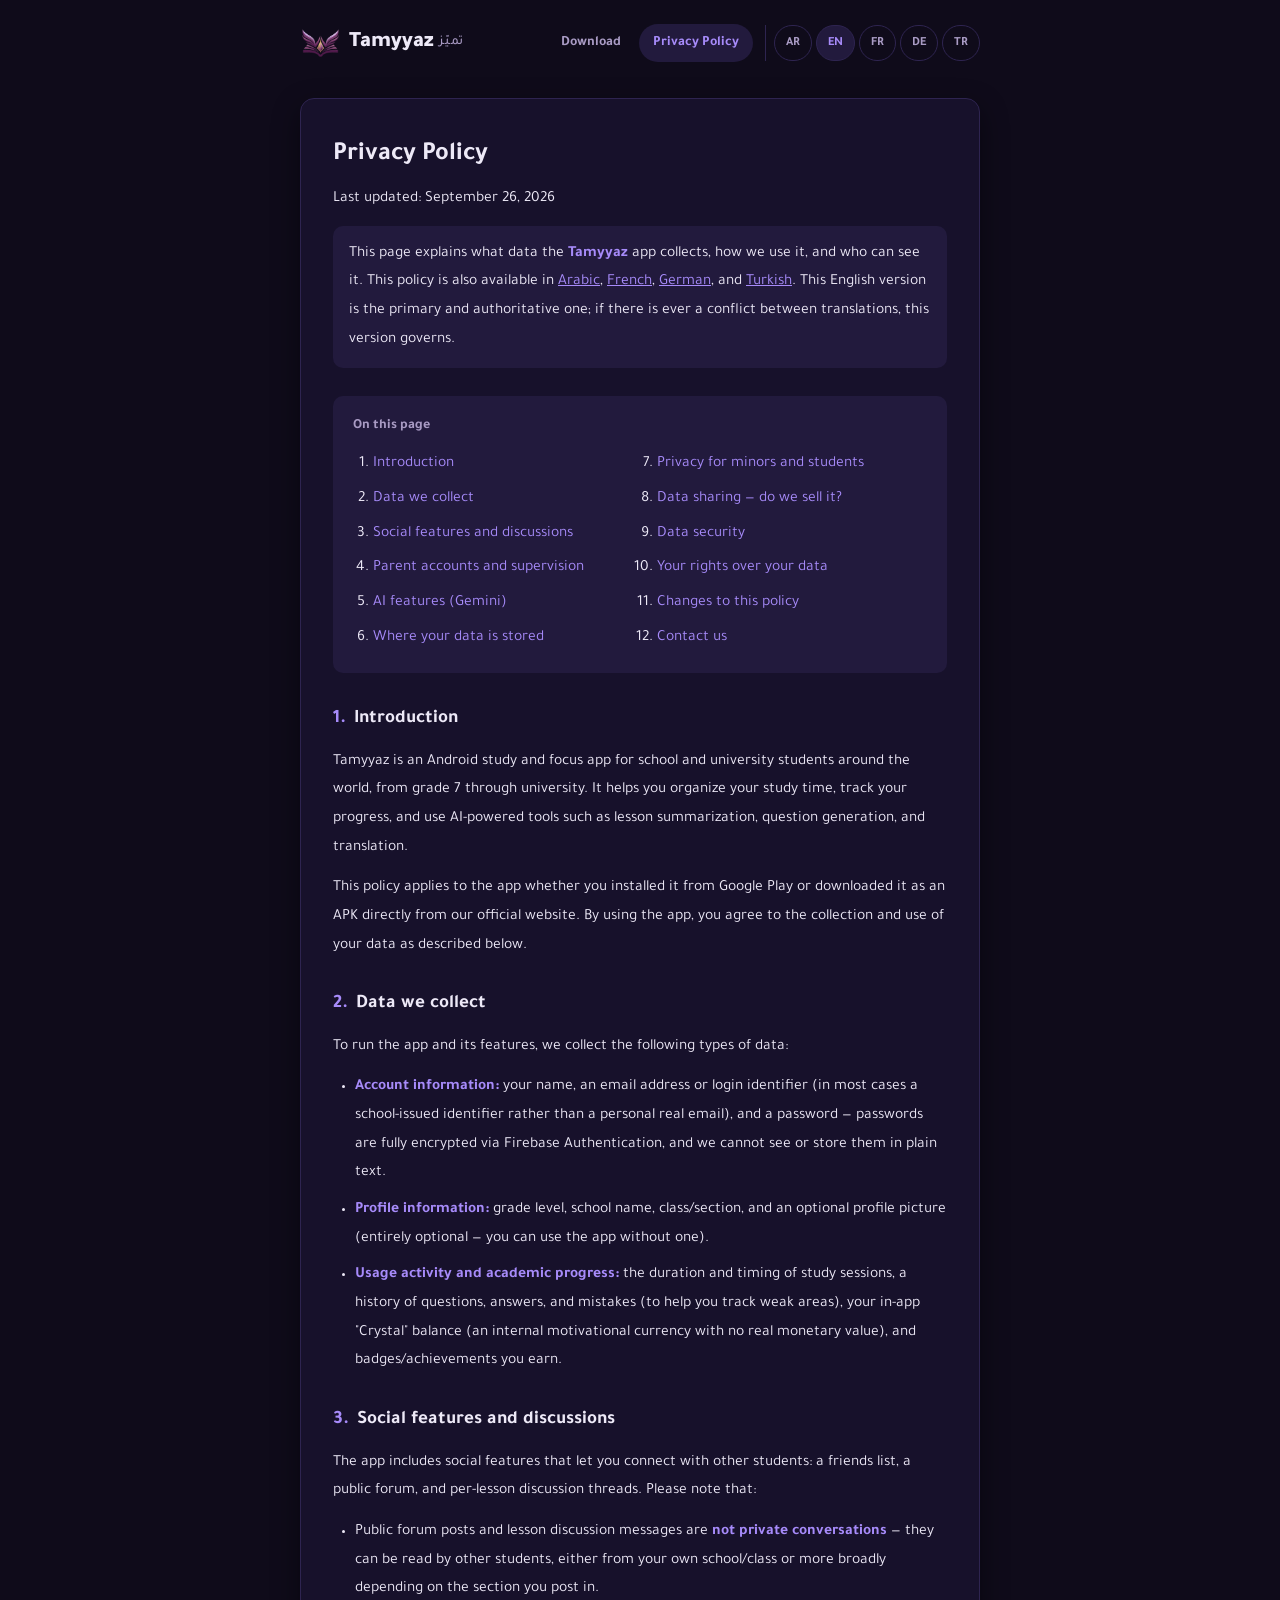
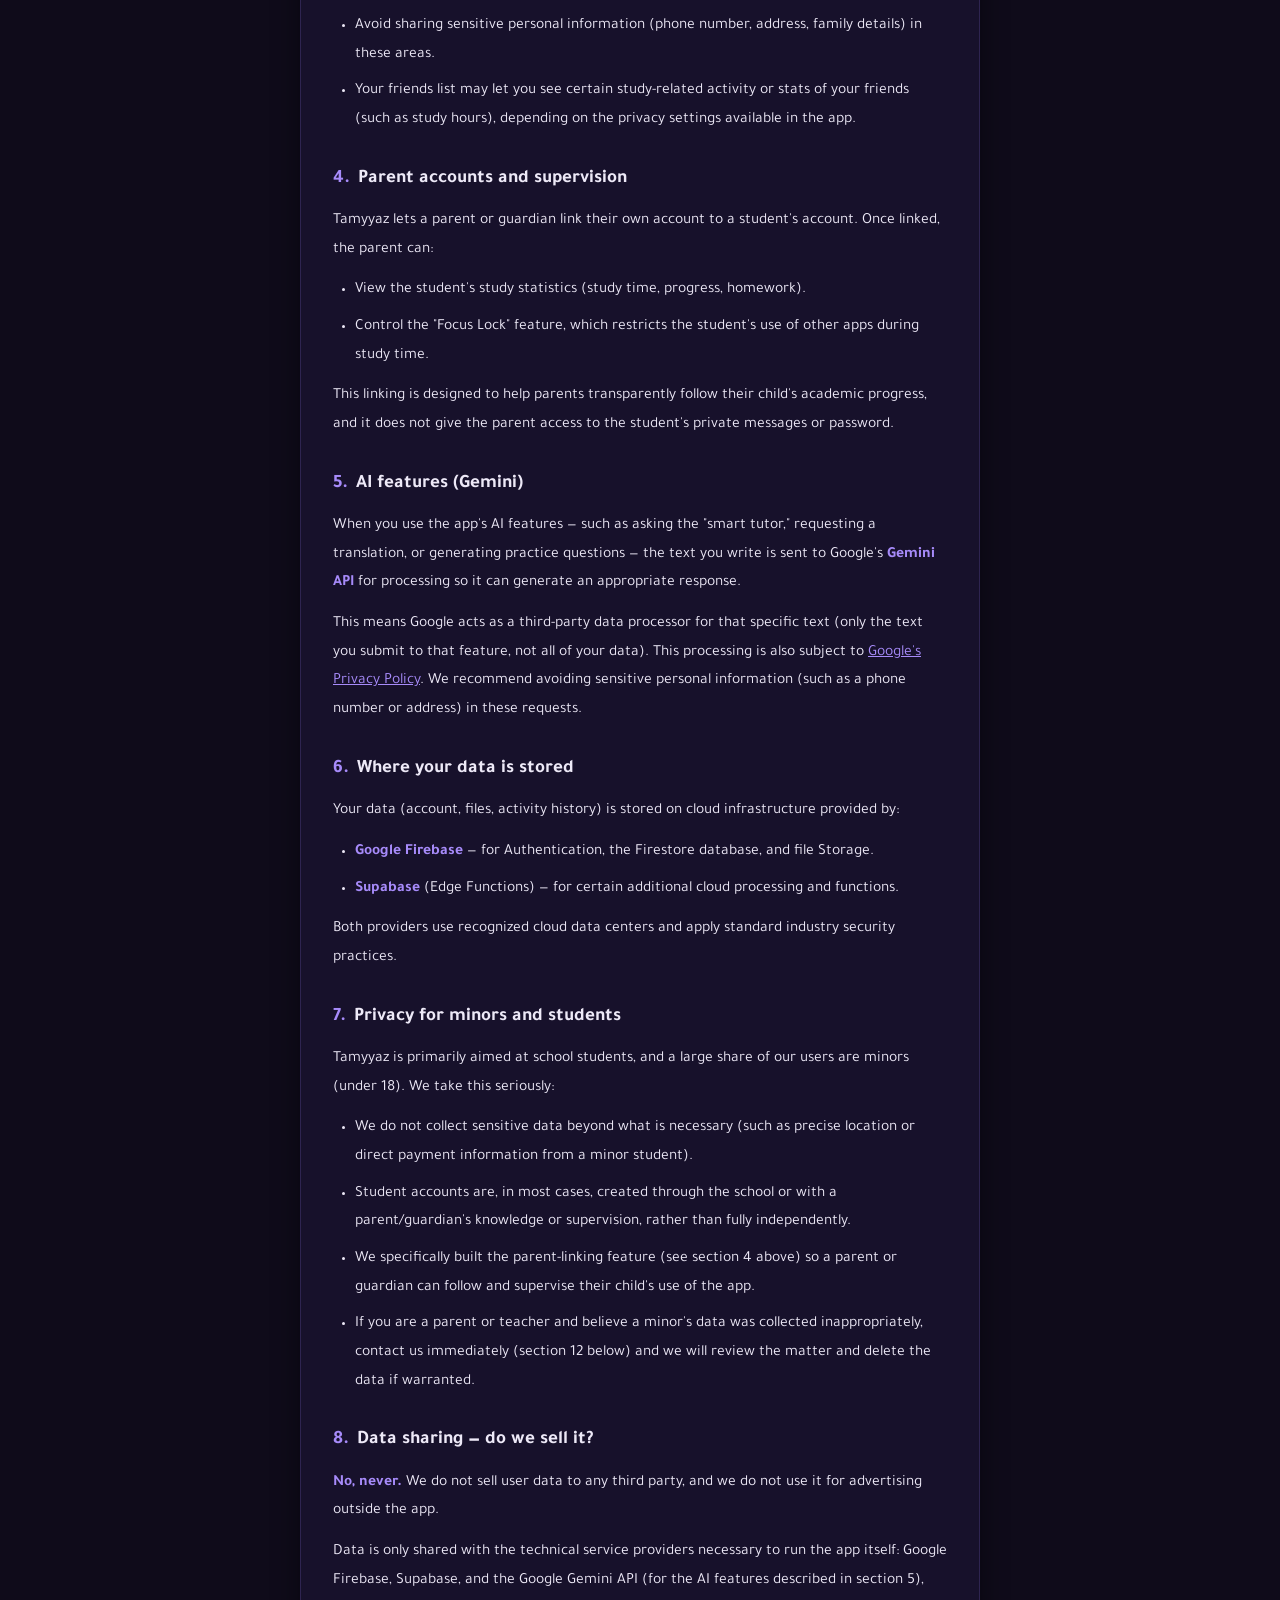
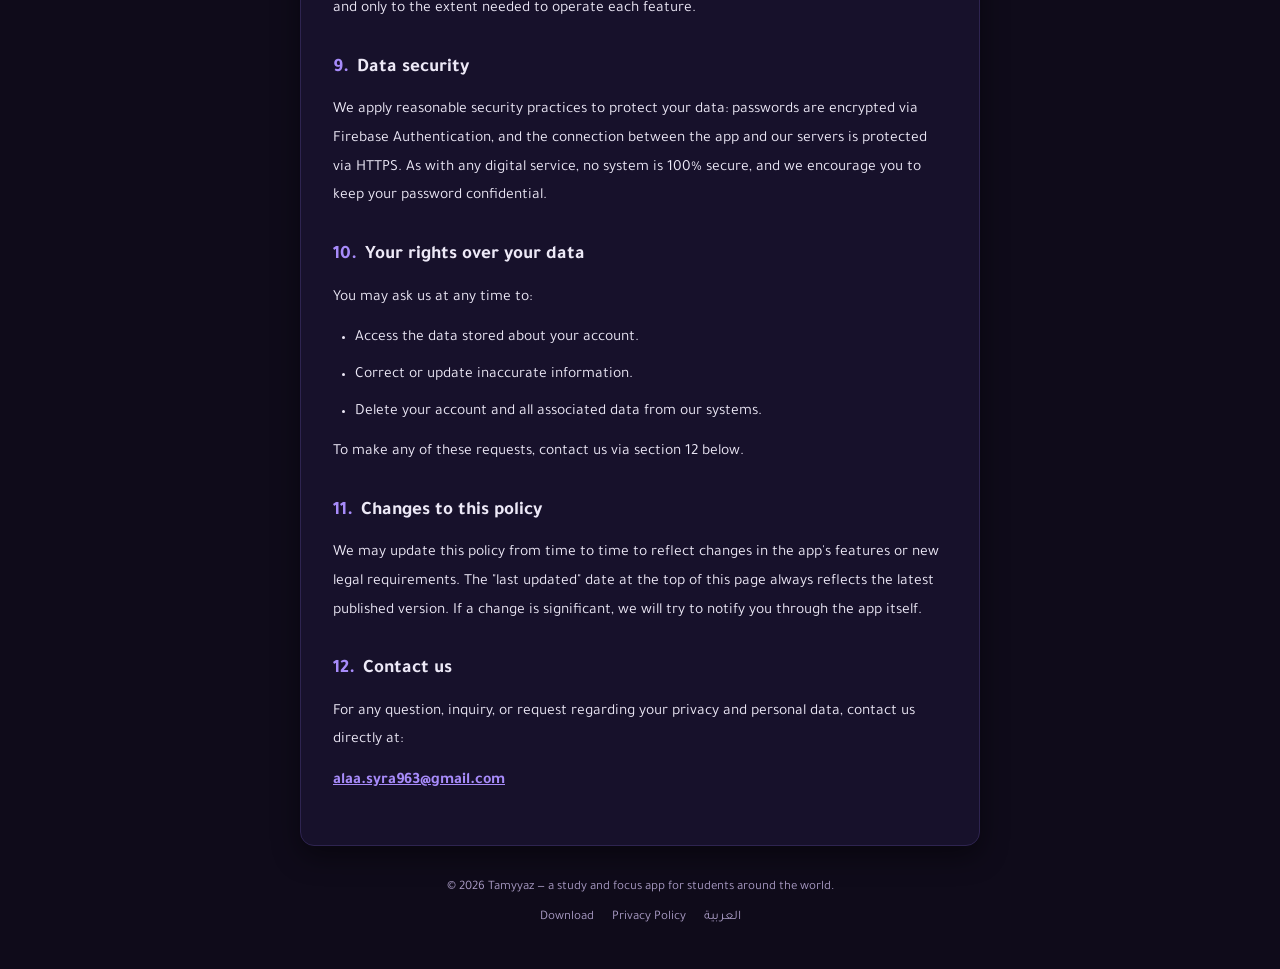
<file: privacy-en.html>
<!DOCTYPE html>
<html lang="en" dir="ltr">
<head>
  <meta charset="UTF-8" />
  <meta name="viewport" content="width=device-width, initial-scale=1" />
  <title>Privacy Policy — Tamyyaz (تميّز)</title>
  <meta name="description" content="Privacy policy for the Tamyyaz app: what data we collect, how we use it, and who can see it." />
  <meta name="theme-color" content="#0f0b1a" />
  <link rel="icon" type="image/png" href="assets/favicon.png" />
  <link rel="apple-touch-icon" href="assets/favicon.png" />
  <link rel="alternate" hreflang="ar" href="privacy.html" />
  <link rel="alternate" hreflang="en" href="privacy-en.html" />
  <link rel="alternate" hreflang="fr" href="privacy-fr.html" />
  <link rel="alternate" hreflang="de" href="privacy-de.html" />
  <link rel="alternate" hreflang="tr" href="privacy-tr.html" />
  <link rel="alternate" hreflang="x-default" href="privacy.html" />
  <link rel="preconnect" href="https://fonts.googleapis.com" />
  <link rel="preconnect" href="https://fonts.gstatic.com" crossorigin />
  <link href="https://fonts.googleapis.com/css2?family=Tajawal:wght@400;500;700;900&display=swap" rel="stylesheet" />
  <link rel="stylesheet" href="css/style.css" />
</head>
<body>
  <header class="site-header">
    <div class="wrap header-inner">
      <a href="index.html" class="logo">
        <img src="assets/logo.png" alt="" class="logo-mark-img" />
        Tamyyaz <span class="logo-en">تميّز</span>
      </a>
      <nav class="site-nav">
        <a href="index.html" class="nav-link">Download</a>
        <a href="privacy-en.html" class="nav-link active" aria-current="page">Privacy Policy</a>
        <span class="lang-group">
          <a href="privacy.html" class="nav-link lang-pill">AR</a>
          <a href="privacy-en.html" class="nav-link lang-pill active" aria-current="true">EN</a>
          <a href="privacy-fr.html" class="nav-link lang-pill">FR</a>
          <a href="privacy-de.html" class="nav-link lang-pill">DE</a>
          <a href="privacy-tr.html" class="nav-link lang-pill">TR</a>
        </span>
      </nav>
    </div>
  </header>

  <main class="wrap">
    <article class="doc">
      <h1>Privacy Policy</h1>
      <p class="doc-updated">Last updated: September 26, 2026</p>

      <div class="doc-note">
        <p>This page explains what data the <strong>Tamyyaz</strong> app collects, how we use it, and who can see it. This policy is also available in <a href="privacy.html">Arabic</a>, <a href="privacy-fr.html">French</a>, <a href="privacy-de.html">German</a>, and <a href="privacy-tr.html">Turkish</a>. This English version is the primary and authoritative one; if there is ever a conflict between translations, this version governs.</p>
      </div>

      <nav class="toc" aria-label="Page contents">
        <p>On this page</p>
        <ol>
          <li><a href="#intro">Introduction</a></li>
          <li><a href="#data">Data we collect</a></li>
          <li><a href="#social">Social features and discussions</a></li>
          <li><a href="#parents">Parent accounts and supervision</a></li>
          <li><a href="#ai">AI features (Gemini)</a></li>
          <li><a href="#storage">Where your data is stored</a></li>
          <li><a href="#minors">Privacy for minors and students</a></li>
          <li><a href="#sharing">Data sharing — do we sell it?</a></li>
          <li><a href="#security">Data security</a></li>
          <li><a href="#rights">Your rights over your data</a></li>
          <li><a href="#changes">Changes to this policy</a></li>
          <li><a href="#contact">Contact us</a></li>
        </ol>
      </nav>

      <section id="intro">
        <h2><span class="num">1.</span>Introduction</h2>
        <p>Tamyyaz is an Android study and focus app for school and university students around the world, from grade 7 through university. It helps you organize your study time, track your progress, and use AI-powered tools such as lesson summarization, question generation, and translation.</p>
        <p>This policy applies to the app whether you installed it from Google Play or downloaded it as an APK directly from our official website. By using the app, you agree to the collection and use of your data as described below.</p>
      </section>

      <section id="data">
        <h2><span class="num">2.</span>Data we collect</h2>
        <p>To run the app and its features, we collect the following types of data:</p>
        <ul>
          <li><strong>Account information:</strong> your name, an email address or login identifier (in most cases a school-issued identifier rather than a personal real email), and a password — passwords are fully encrypted via Firebase Authentication, and we cannot see or store them in plain text.</li>
          <li><strong>Profile information:</strong> grade level, school name, class/section, and an optional profile picture (entirely optional — you can use the app without one).</li>
          <li><strong>Usage activity and academic progress:</strong> the duration and timing of study sessions, a history of questions, answers, and mistakes (to help you track weak areas), your in-app "Crystal" balance (an internal motivational currency with no real monetary value), and badges/achievements you earn.</li>
        </ul>
      </section>

      <section id="social">
        <h2><span class="num">3.</span>Social features and discussions</h2>
        <p>The app includes social features that let you connect with other students: a friends list, a public forum, and per-lesson discussion threads. Please note that:</p>
        <ul>
          <li>Public forum posts and lesson discussion messages are <strong>not private conversations</strong> — they can be read by other students, either from your own school/class or more broadly depending on the section you post in.</li>
          <li>Avoid sharing sensitive personal information (phone number, address, family details) in these areas.</li>
          <li>Your friends list may let you see certain study-related activity or stats of your friends (such as study hours), depending on the privacy settings available in the app.</li>
        </ul>
      </section>

      <section id="parents">
        <h2><span class="num">4.</span>Parent accounts and supervision</h2>
        <p>Tamyyaz lets a parent or guardian link their own account to a student's account. Once linked, the parent can:</p>
        <ul>
          <li>View the student's study statistics (study time, progress, homework).</li>
          <li>Control the "Focus Lock" feature, which restricts the student's use of other apps during study time.</li>
        </ul>
        <p>This linking is designed to help parents transparently follow their child's academic progress, and it does not give the parent access to the student's private messages or password.</p>
      </section>

      <section id="ai">
        <h2><span class="num">5.</span>AI features (Gemini)</h2>
        <p>When you use the app's AI features — such as asking the "smart tutor," requesting a translation, or generating practice questions — the text you write is sent to Google's <strong>Gemini API</strong> for processing so it can generate an appropriate response.</p>
        <p>This means Google acts as a third-party data processor for that specific text (only the text you submit to that feature, not all of your data). This processing is also subject to <a href="https://policies.google.com/privacy" target="_blank" rel="noopener">Google's Privacy Policy</a>. We recommend avoiding sensitive personal information (such as a phone number or address) in these requests.</p>
      </section>

      <section id="storage">
        <h2><span class="num">6.</span>Where your data is stored</h2>
        <p>Your data (account, files, activity history) is stored on cloud infrastructure provided by:</p>
        <ul>
          <li><strong>Google Firebase</strong> — for Authentication, the Firestore database, and file Storage.</li>
          <li><strong>Supabase</strong> (Edge Functions) — for certain additional cloud processing and functions.</li>
        </ul>
        <p>Both providers use recognized cloud data centers and apply standard industry security practices.</p>
      </section>

      <section id="minors">
        <h2><span class="num">7.</span>Privacy for minors and students</h2>
        <p>Tamyyaz is primarily aimed at school students, and a large share of our users are minors (under 18). We take this seriously:</p>
        <ul>
          <li>We do not collect sensitive data beyond what is necessary (such as precise location or direct payment information from a minor student).</li>
          <li>Student accounts are, in most cases, created through the school or with a parent/guardian's knowledge or supervision, rather than fully independently.</li>
          <li>We specifically built the parent-linking feature (see section 4 above) so a parent or guardian can follow and supervise their child's use of the app.</li>
          <li>If you are a parent or teacher and believe a minor's data was collected inappropriately, contact us immediately (section 12 below) and we will review the matter and delete the data if warranted.</li>
        </ul>
      </section>

      <section id="sharing">
        <h2><span class="num">8.</span>Data sharing — do we sell it?</h2>
        <p><strong>No, never.</strong> We do not sell user data to any third party, and we do not use it for advertising outside the app.</p>
        <p>Data is only shared with the technical service providers necessary to run the app itself: Google Firebase, Supabase, and the Google Gemini API (for the AI features described in section 5), and only to the extent needed to operate each feature.</p>
      </section>

      <section id="security">
        <h2><span class="num">9.</span>Data security</h2>
        <p>We apply reasonable security practices to protect your data: passwords are encrypted via Firebase Authentication, and the connection between the app and our servers is protected via HTTPS. As with any digital service, no system is 100% secure, and we encourage you to keep your password confidential.</p>
      </section>

      <section id="rights">
        <h2><span class="num">10.</span>Your rights over your data</h2>
        <p>You may ask us at any time to:</p>
        <ul>
          <li>Access the data stored about your account.</li>
          <li>Correct or update inaccurate information.</li>
          <li>Delete your account and all associated data from our systems.</li>
        </ul>
        <p>To make any of these requests, contact us via section 12 below.</p>
      </section>

      <section id="changes">
        <h2><span class="num">11.</span>Changes to this policy</h2>
        <p>We may update this policy from time to time to reflect changes in the app's features or new legal requirements. The "last updated" date at the top of this page always reflects the latest published version. If a change is significant, we will try to notify you through the app itself.</p>
      </section>

      <section id="contact">
        <h2><span class="num">12.</span>Contact us</h2>
        <p>For any question, inquiry, or request regarding your privacy and personal data, contact us directly at:</p>
        <p><a class="contact-email" href="mailto:alaa.syra963@gmail.com">alaa.syra963@gmail.com</a></p>
      </section>
    </article>
  </main>

  <footer class="site-footer">
    <div class="wrap">
      <p>© 2026 Tamyyaz — a study and focus app for students around the world.</p>
      <div class="footer-links">
        <a href="index.html">Download</a>
        <a href="privacy-en.html">Privacy Policy</a>
        <a href="privacy.html">العربية</a>
      </div>
    </div>
  </footer>
</body>
</html>
</file>
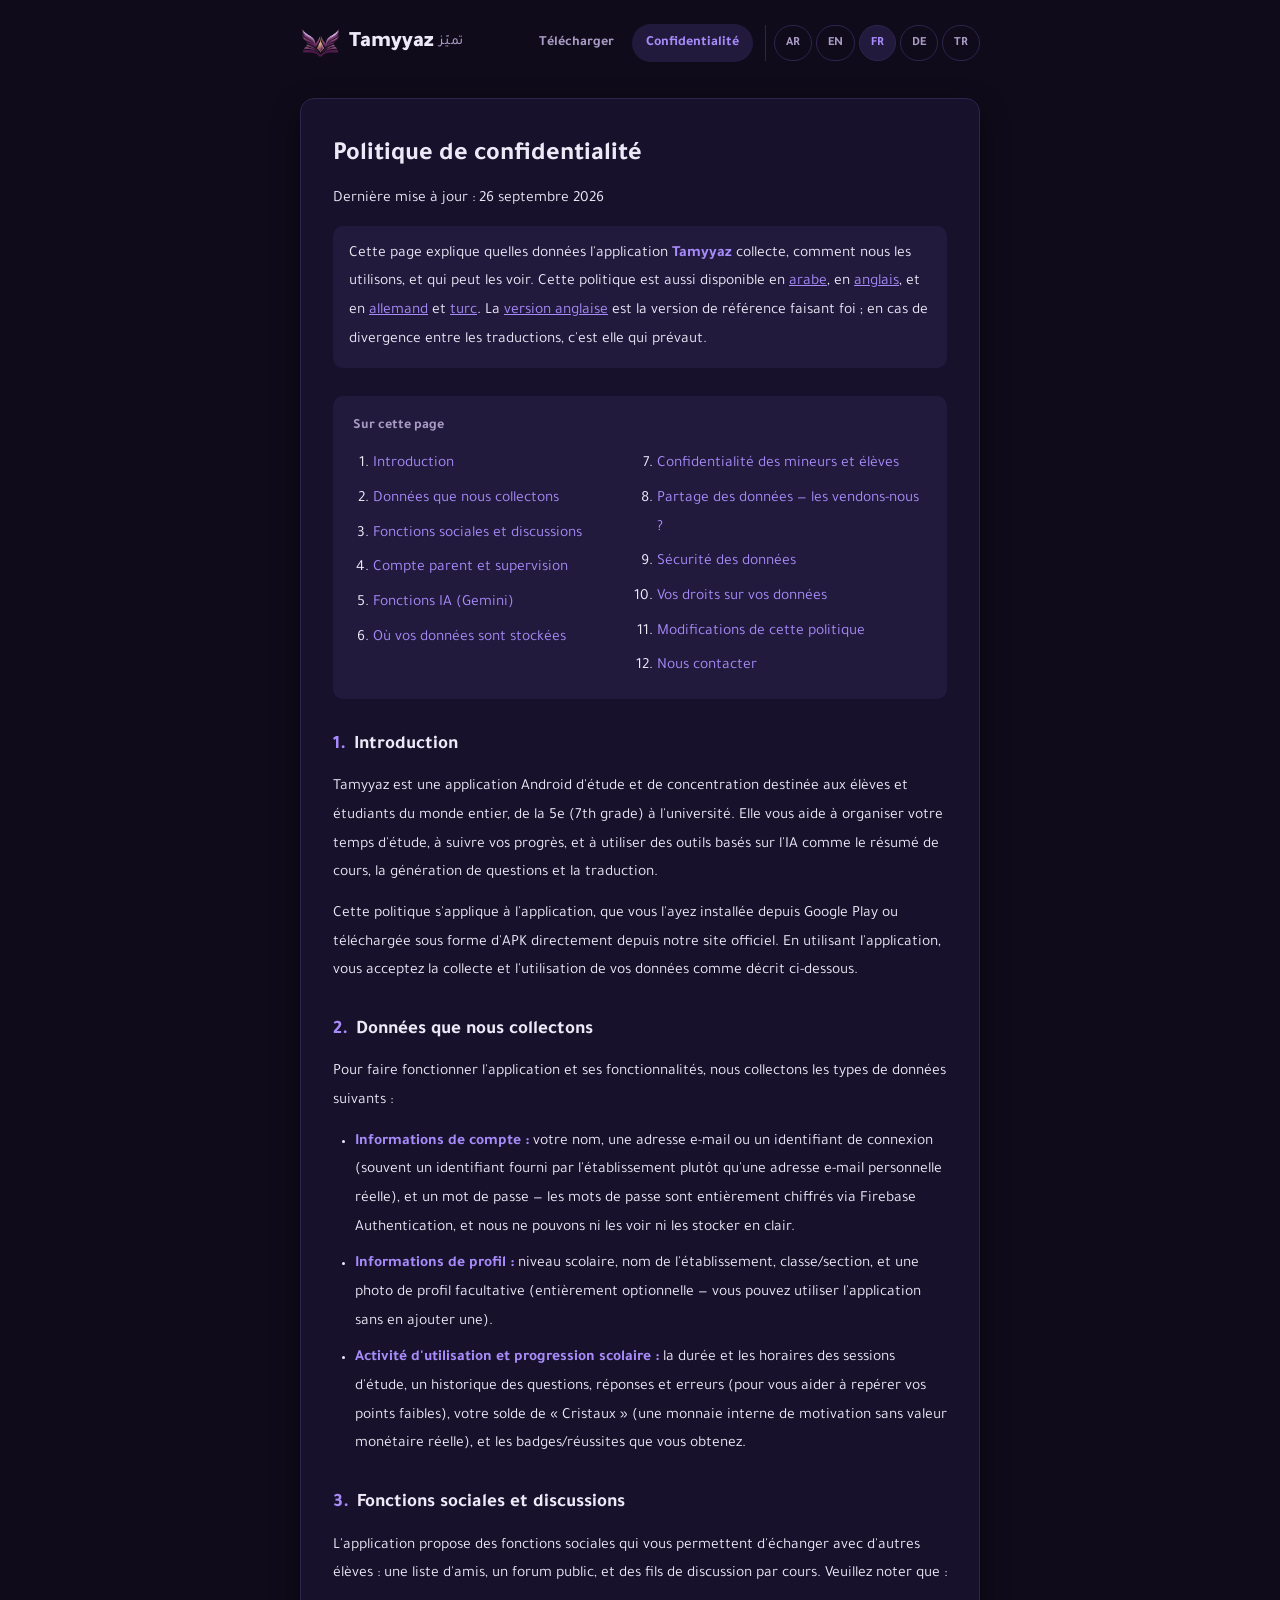
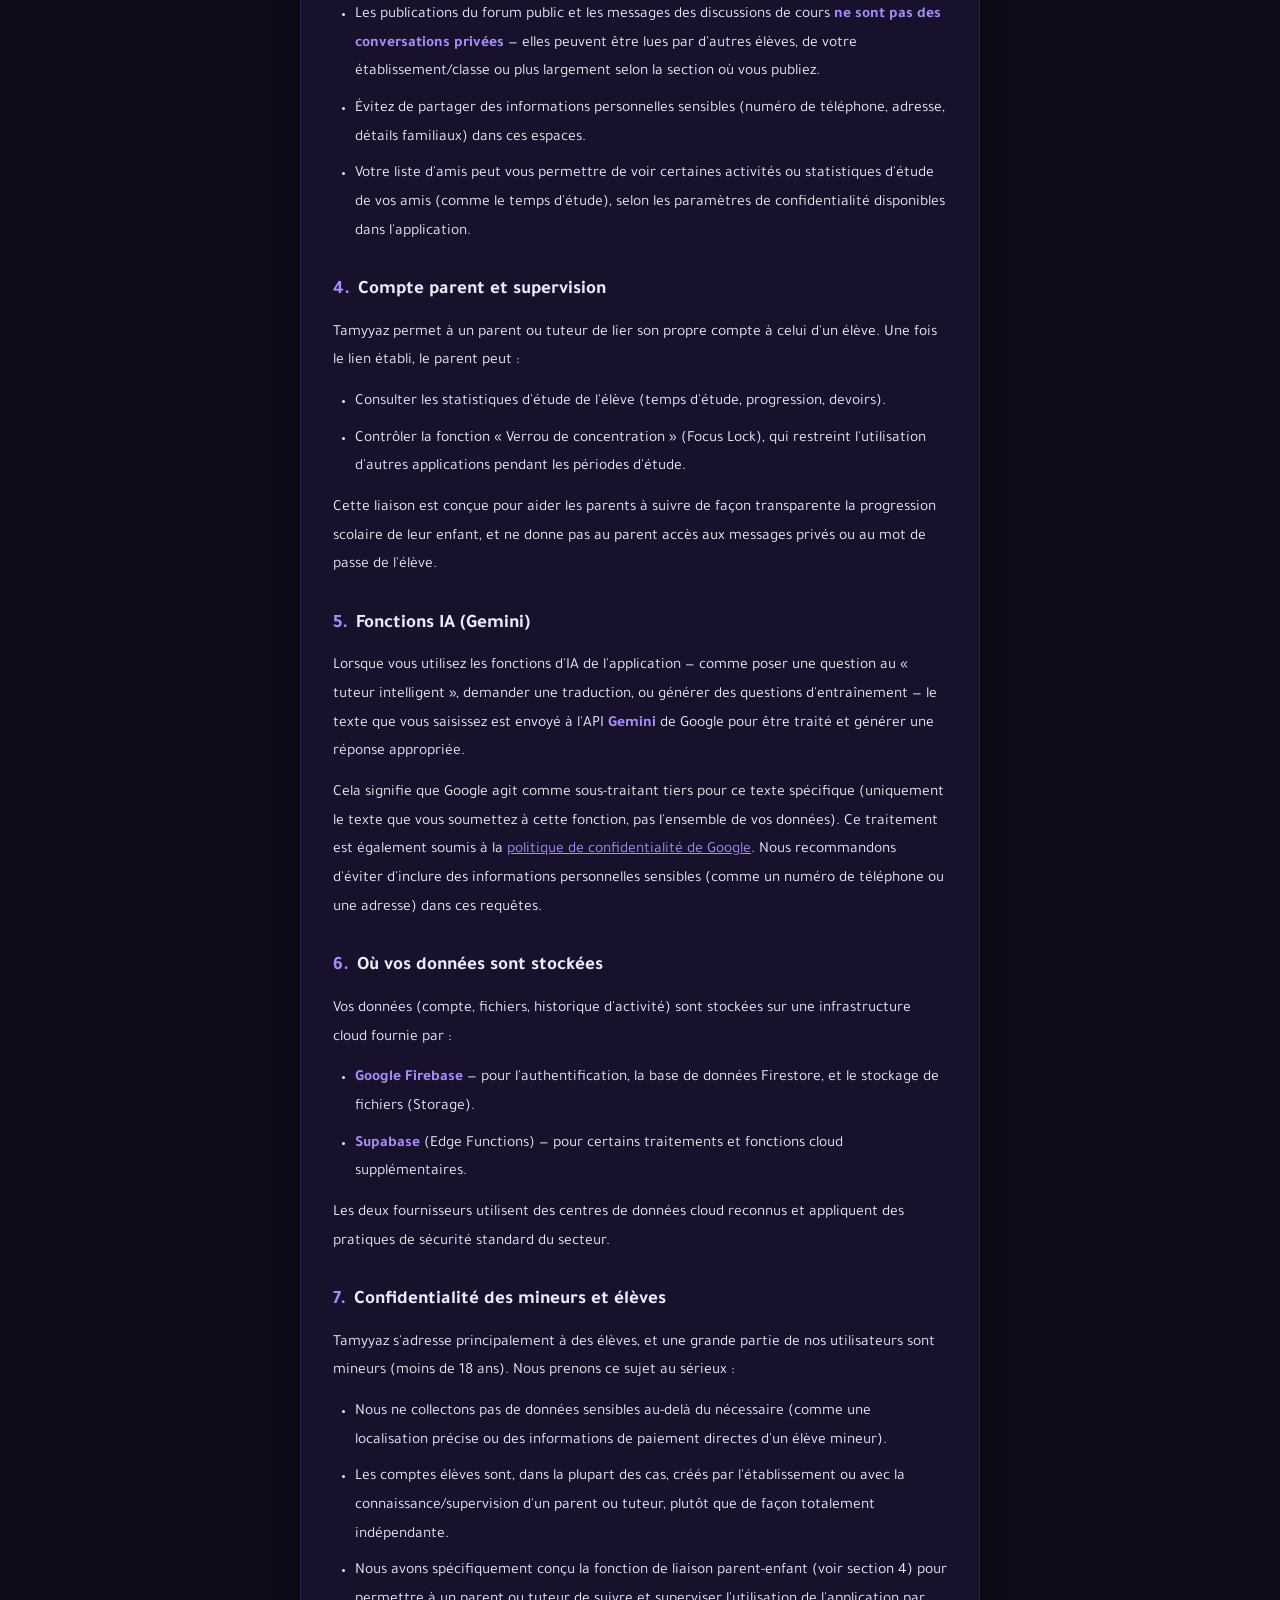
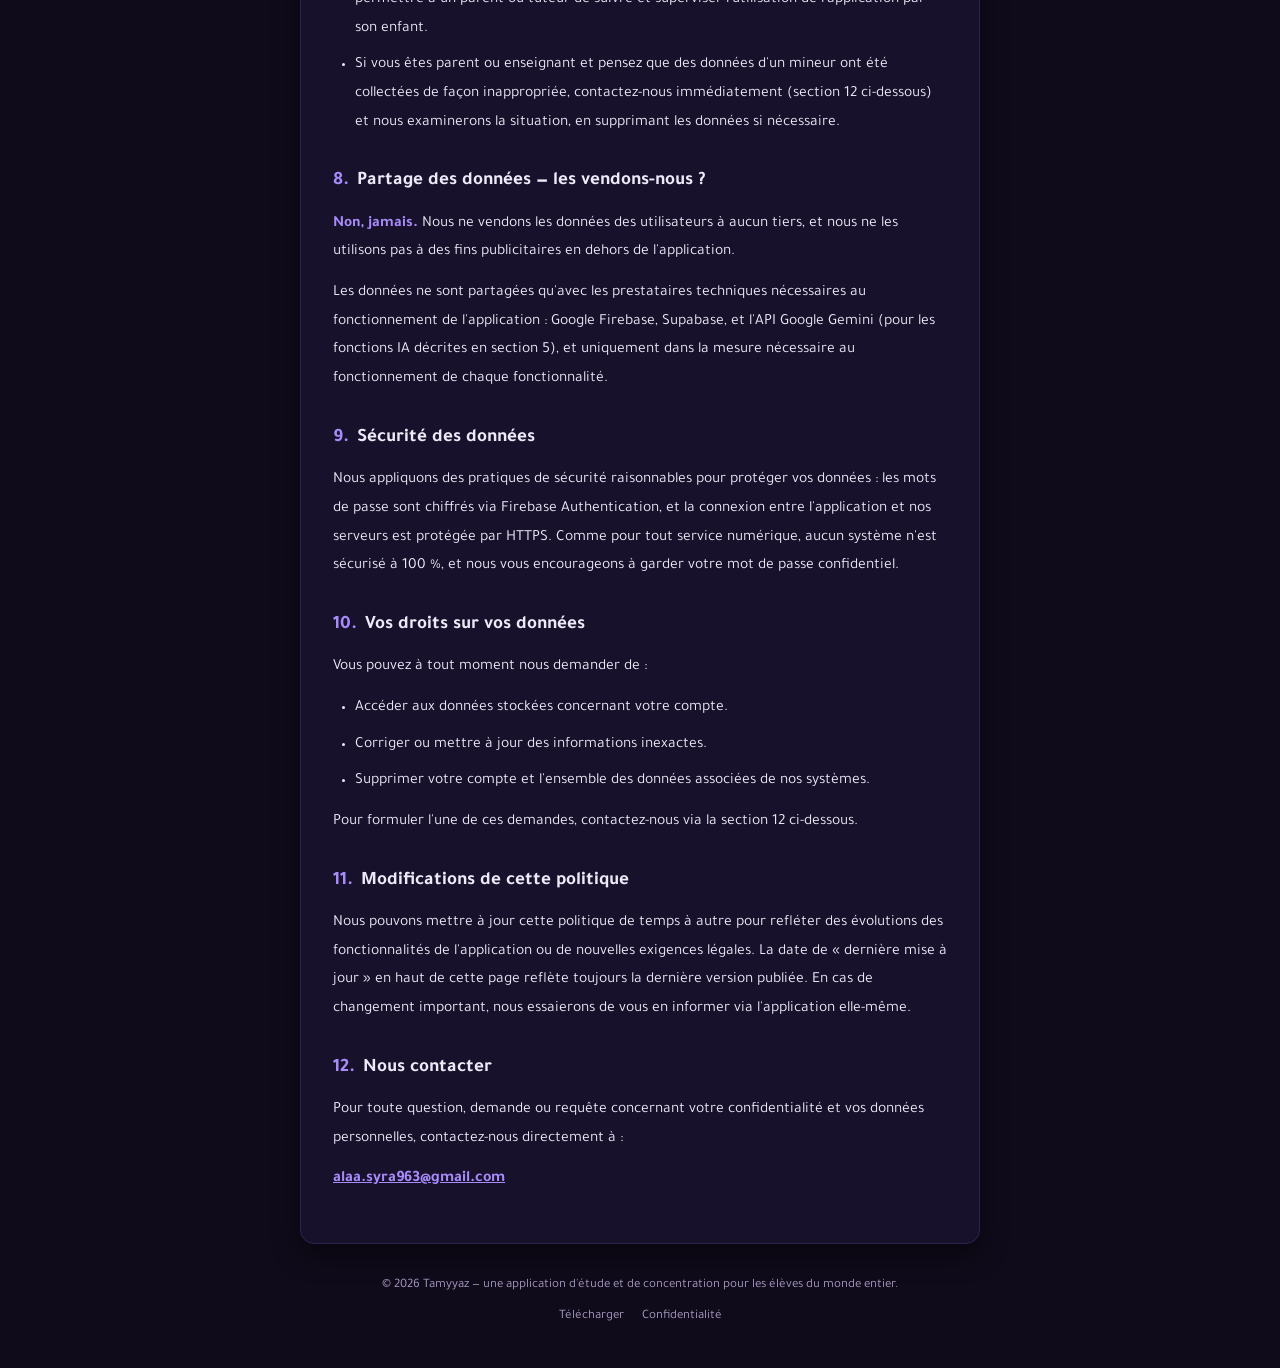
<file: privacy-fr.html>
<!DOCTYPE html>
<html lang="fr" dir="ltr">
<head>
  <meta charset="UTF-8" />
  <meta name="viewport" content="width=device-width, initial-scale=1" />
  <title>Politique de confidentialité — Tamyyaz (تميّز)</title>
  <meta name="description" content="Politique de confidentialité de l'application Tamyyaz : quelles données nous collectons, comment nous les utilisons, et qui peut les voir." />
  <meta name="theme-color" content="#0f0b1a" />
  <link rel="icon" type="image/png" href="assets/favicon.png" />
  <link rel="apple-touch-icon" href="assets/favicon.png" />
  <link rel="alternate" hreflang="ar" href="privacy.html" />
  <link rel="alternate" hreflang="en" href="privacy-en.html" />
  <link rel="alternate" hreflang="fr" href="privacy-fr.html" />
  <link rel="alternate" hreflang="de" href="privacy-de.html" />
  <link rel="alternate" hreflang="tr" href="privacy-tr.html" />
  <link rel="alternate" hreflang="x-default" href="privacy.html" />
  <link rel="preconnect" href="https://fonts.googleapis.com" />
  <link rel="preconnect" href="https://fonts.gstatic.com" crossorigin />
  <link href="https://fonts.googleapis.com/css2?family=Tajawal:wght@400;500;700;900&display=swap" rel="stylesheet" />
  <link rel="stylesheet" href="css/style.css" />
</head>
<body>
  <header class="site-header">
    <div class="wrap header-inner">
      <a href="index-fr.html" class="logo">
        <img src="assets/logo.png" alt="" class="logo-mark-img" />
        Tamyyaz <span class="logo-en">تميّز</span>
      </a>
      <nav class="site-nav">
        <a href="index-fr.html" class="nav-link">Télécharger</a>
        <a href="privacy-fr.html" class="nav-link active" aria-current="page">Confidentialité</a>
        <span class="lang-group">
          <a href="privacy.html" class="nav-link lang-pill">AR</a>
          <a href="privacy-en.html" class="nav-link lang-pill">EN</a>
          <a href="privacy-fr.html" class="nav-link lang-pill active" aria-current="true">FR</a>
          <a href="privacy-de.html" class="nav-link lang-pill">DE</a>
          <a href="privacy-tr.html" class="nav-link lang-pill">TR</a>
        </span>
      </nav>
    </div>
  </header>

  <main class="wrap">
    <article class="doc">
      <h1>Politique de confidentialité</h1>
      <p class="doc-updated">Dernière mise à jour : 26 septembre 2026</p>

      <div class="doc-note">
        <p>Cette page explique quelles données l'application <strong>Tamyyaz</strong> collecte, comment nous les utilisons, et qui peut les voir. Cette politique est aussi disponible en <a href="privacy.html">arabe</a>, en <a href="privacy-en.html">anglais</a>, et en <a href="privacy-de.html">allemand</a> et <a href="privacy-tr.html">turc</a>. La <a href="privacy-en.html">version anglaise</a> est la version de référence faisant foi ; en cas de divergence entre les traductions, c'est elle qui prévaut.</p>
      </div>

      <nav class="toc" aria-label="Sommaire de la page">
        <p>Sur cette page</p>
        <ol>
          <li><a href="#intro">Introduction</a></li>
          <li><a href="#data">Données que nous collectons</a></li>
          <li><a href="#social">Fonctions sociales et discussions</a></li>
          <li><a href="#parents">Compte parent et supervision</a></li>
          <li><a href="#ai">Fonctions IA (Gemini)</a></li>
          <li><a href="#storage">Où vos données sont stockées</a></li>
          <li><a href="#minors">Confidentialité des mineurs et élèves</a></li>
          <li><a href="#sharing">Partage des données — les vendons-nous ?</a></li>
          <li><a href="#security">Sécurité des données</a></li>
          <li><a href="#rights">Vos droits sur vos données</a></li>
          <li><a href="#changes">Modifications de cette politique</a></li>
          <li><a href="#contact">Nous contacter</a></li>
        </ol>
      </nav>

      <section id="intro">
        <h2><span class="num">1.</span>Introduction</h2>
        <p>Tamyyaz est une application Android d'étude et de concentration destinée aux élèves et étudiants du monde entier, de la 5e (7th grade) à l'université. Elle vous aide à organiser votre temps d'étude, à suivre vos progrès, et à utiliser des outils basés sur l'IA comme le résumé de cours, la génération de questions et la traduction.</p>
        <p>Cette politique s'applique à l'application, que vous l'ayez installée depuis Google Play ou téléchargée sous forme d'APK directement depuis notre site officiel. En utilisant l'application, vous acceptez la collecte et l'utilisation de vos données comme décrit ci-dessous.</p>
      </section>

      <section id="data">
        <h2><span class="num">2.</span>Données que nous collectons</h2>
        <p>Pour faire fonctionner l'application et ses fonctionnalités, nous collectons les types de données suivants :</p>
        <ul>
          <li><strong>Informations de compte :</strong> votre nom, une adresse e-mail ou un identifiant de connexion (souvent un identifiant fourni par l'établissement plutôt qu'une adresse e-mail personnelle réelle), et un mot de passe — les mots de passe sont entièrement chiffrés via Firebase Authentication, et nous ne pouvons ni les voir ni les stocker en clair.</li>
          <li><strong>Informations de profil :</strong> niveau scolaire, nom de l'établissement, classe/section, et une photo de profil facultative (entièrement optionnelle — vous pouvez utiliser l'application sans en ajouter une).</li>
          <li><strong>Activité d'utilisation et progression scolaire :</strong> la durée et les horaires des sessions d'étude, un historique des questions, réponses et erreurs (pour vous aider à repérer vos points faibles), votre solde de « Cristaux » (une monnaie interne de motivation sans valeur monétaire réelle), et les badges/réussites que vous obtenez.</li>
        </ul>
      </section>

      <section id="social">
        <h2><span class="num">3.</span>Fonctions sociales et discussions</h2>
        <p>L'application propose des fonctions sociales qui vous permettent d'échanger avec d'autres élèves : une liste d'amis, un forum public, et des fils de discussion par cours. Veuillez noter que :</p>
        <ul>
          <li>Les publications du forum public et les messages des discussions de cours <strong>ne sont pas des conversations privées</strong> — elles peuvent être lues par d'autres élèves, de votre établissement/classe ou plus largement selon la section où vous publiez.</li>
          <li>Évitez de partager des informations personnelles sensibles (numéro de téléphone, adresse, détails familiaux) dans ces espaces.</li>
          <li>Votre liste d'amis peut vous permettre de voir certaines activités ou statistiques d'étude de vos amis (comme le temps d'étude), selon les paramètres de confidentialité disponibles dans l'application.</li>
        </ul>
      </section>

      <section id="parents">
        <h2><span class="num">4.</span>Compte parent et supervision</h2>
        <p>Tamyyaz permet à un parent ou tuteur de lier son propre compte à celui d'un élève. Une fois le lien établi, le parent peut :</p>
        <ul>
          <li>Consulter les statistiques d'étude de l'élève (temps d'étude, progression, devoirs).</li>
          <li>Contrôler la fonction « Verrou de concentration » (Focus Lock), qui restreint l'utilisation d'autres applications pendant les périodes d'étude.</li>
        </ul>
        <p>Cette liaison est conçue pour aider les parents à suivre de façon transparente la progression scolaire de leur enfant, et ne donne pas au parent accès aux messages privés ou au mot de passe de l'élève.</p>
      </section>

      <section id="ai">
        <h2><span class="num">5.</span>Fonctions IA (Gemini)</h2>
        <p>Lorsque vous utilisez les fonctions d'IA de l'application — comme poser une question au « tuteur intelligent », demander une traduction, ou générer des questions d'entraînement — le texte que vous saisissez est envoyé à l'API <strong>Gemini</strong> de Google pour être traité et générer une réponse appropriée.</p>
        <p>Cela signifie que Google agit comme sous-traitant tiers pour ce texte spécifique (uniquement le texte que vous soumettez à cette fonction, pas l'ensemble de vos données). Ce traitement est également soumis à la <a href="https://policies.google.com/privacy" target="_blank" rel="noopener">politique de confidentialité de Google</a>. Nous recommandons d'éviter d'inclure des informations personnelles sensibles (comme un numéro de téléphone ou une adresse) dans ces requêtes.</p>
      </section>

      <section id="storage">
        <h2><span class="num">6.</span>Où vos données sont stockées</h2>
        <p>Vos données (compte, fichiers, historique d'activité) sont stockées sur une infrastructure cloud fournie par :</p>
        <ul>
          <li><strong>Google Firebase</strong> — pour l'authentification, la base de données Firestore, et le stockage de fichiers (Storage).</li>
          <li><strong>Supabase</strong> (Edge Functions) — pour certains traitements et fonctions cloud supplémentaires.</li>
        </ul>
        <p>Les deux fournisseurs utilisent des centres de données cloud reconnus et appliquent des pratiques de sécurité standard du secteur.</p>
      </section>

      <section id="minors">
        <h2><span class="num">7.</span>Confidentialité des mineurs et élèves</h2>
        <p>Tamyyaz s'adresse principalement à des élèves, et une grande partie de nos utilisateurs sont mineurs (moins de 18 ans). Nous prenons ce sujet au sérieux :</p>
        <ul>
          <li>Nous ne collectons pas de données sensibles au-delà du nécessaire (comme une localisation précise ou des informations de paiement directes d'un élève mineur).</li>
          <li>Les comptes élèves sont, dans la plupart des cas, créés par l'établissement ou avec la connaissance/supervision d'un parent ou tuteur, plutôt que de façon totalement indépendante.</li>
          <li>Nous avons spécifiquement conçu la fonction de liaison parent-enfant (voir section 4) pour permettre à un parent ou tuteur de suivre et superviser l'utilisation de l'application par son enfant.</li>
          <li>Si vous êtes parent ou enseignant et pensez que des données d'un mineur ont été collectées de façon inappropriée, contactez-nous immédiatement (section 12 ci-dessous) et nous examinerons la situation, en supprimant les données si nécessaire.</li>
        </ul>
      </section>

      <section id="sharing">
        <h2><span class="num">8.</span>Partage des données — les vendons-nous ?</h2>
        <p><strong>Non, jamais.</strong> Nous ne vendons les données des utilisateurs à aucun tiers, et nous ne les utilisons pas à des fins publicitaires en dehors de l'application.</p>
        <p>Les données ne sont partagées qu'avec les prestataires techniques nécessaires au fonctionnement de l'application : Google Firebase, Supabase, et l'API Google Gemini (pour les fonctions IA décrites en section 5), et uniquement dans la mesure nécessaire au fonctionnement de chaque fonctionnalité.</p>
      </section>

      <section id="security">
        <h2><span class="num">9.</span>Sécurité des données</h2>
        <p>Nous appliquons des pratiques de sécurité raisonnables pour protéger vos données : les mots de passe sont chiffrés via Firebase Authentication, et la connexion entre l'application et nos serveurs est protégée par HTTPS. Comme pour tout service numérique, aucun système n'est sécurisé à 100 %, et nous vous encourageons à garder votre mot de passe confidentiel.</p>
      </section>

      <section id="rights">
        <h2><span class="num">10.</span>Vos droits sur vos données</h2>
        <p>Vous pouvez à tout moment nous demander de :</p>
        <ul>
          <li>Accéder aux données stockées concernant votre compte.</li>
          <li>Corriger ou mettre à jour des informations inexactes.</li>
          <li>Supprimer votre compte et l'ensemble des données associées de nos systèmes.</li>
        </ul>
        <p>Pour formuler l'une de ces demandes, contactez-nous via la section 12 ci-dessous.</p>
      </section>

      <section id="changes">
        <h2><span class="num">11.</span>Modifications de cette politique</h2>
        <p>Nous pouvons mettre à jour cette politique de temps à autre pour refléter des évolutions des fonctionnalités de l'application ou de nouvelles exigences légales. La date de « dernière mise à jour » en haut de cette page reflète toujours la dernière version publiée. En cas de changement important, nous essaierons de vous en informer via l'application elle-même.</p>
      </section>

      <section id="contact">
        <h2><span class="num">12.</span>Nous contacter</h2>
        <p>Pour toute question, demande ou requête concernant votre confidentialité et vos données personnelles, contactez-nous directement à :</p>
        <p><a class="contact-email" href="mailto:alaa.syra963@gmail.com">alaa.syra963@gmail.com</a></p>
      </section>
    </article>
  </main>

  <footer class="site-footer">
    <div class="wrap">
      <p>© 2026 Tamyyaz — une application d'étude et de concentration pour les élèves du monde entier.</p>
      <div class="footer-links">
        <a href="index-fr.html">Télécharger</a>
        <a href="privacy-fr.html">Confidentialité</a>
      </div>
    </div>
  </footer>
</body>
</html>
</file>
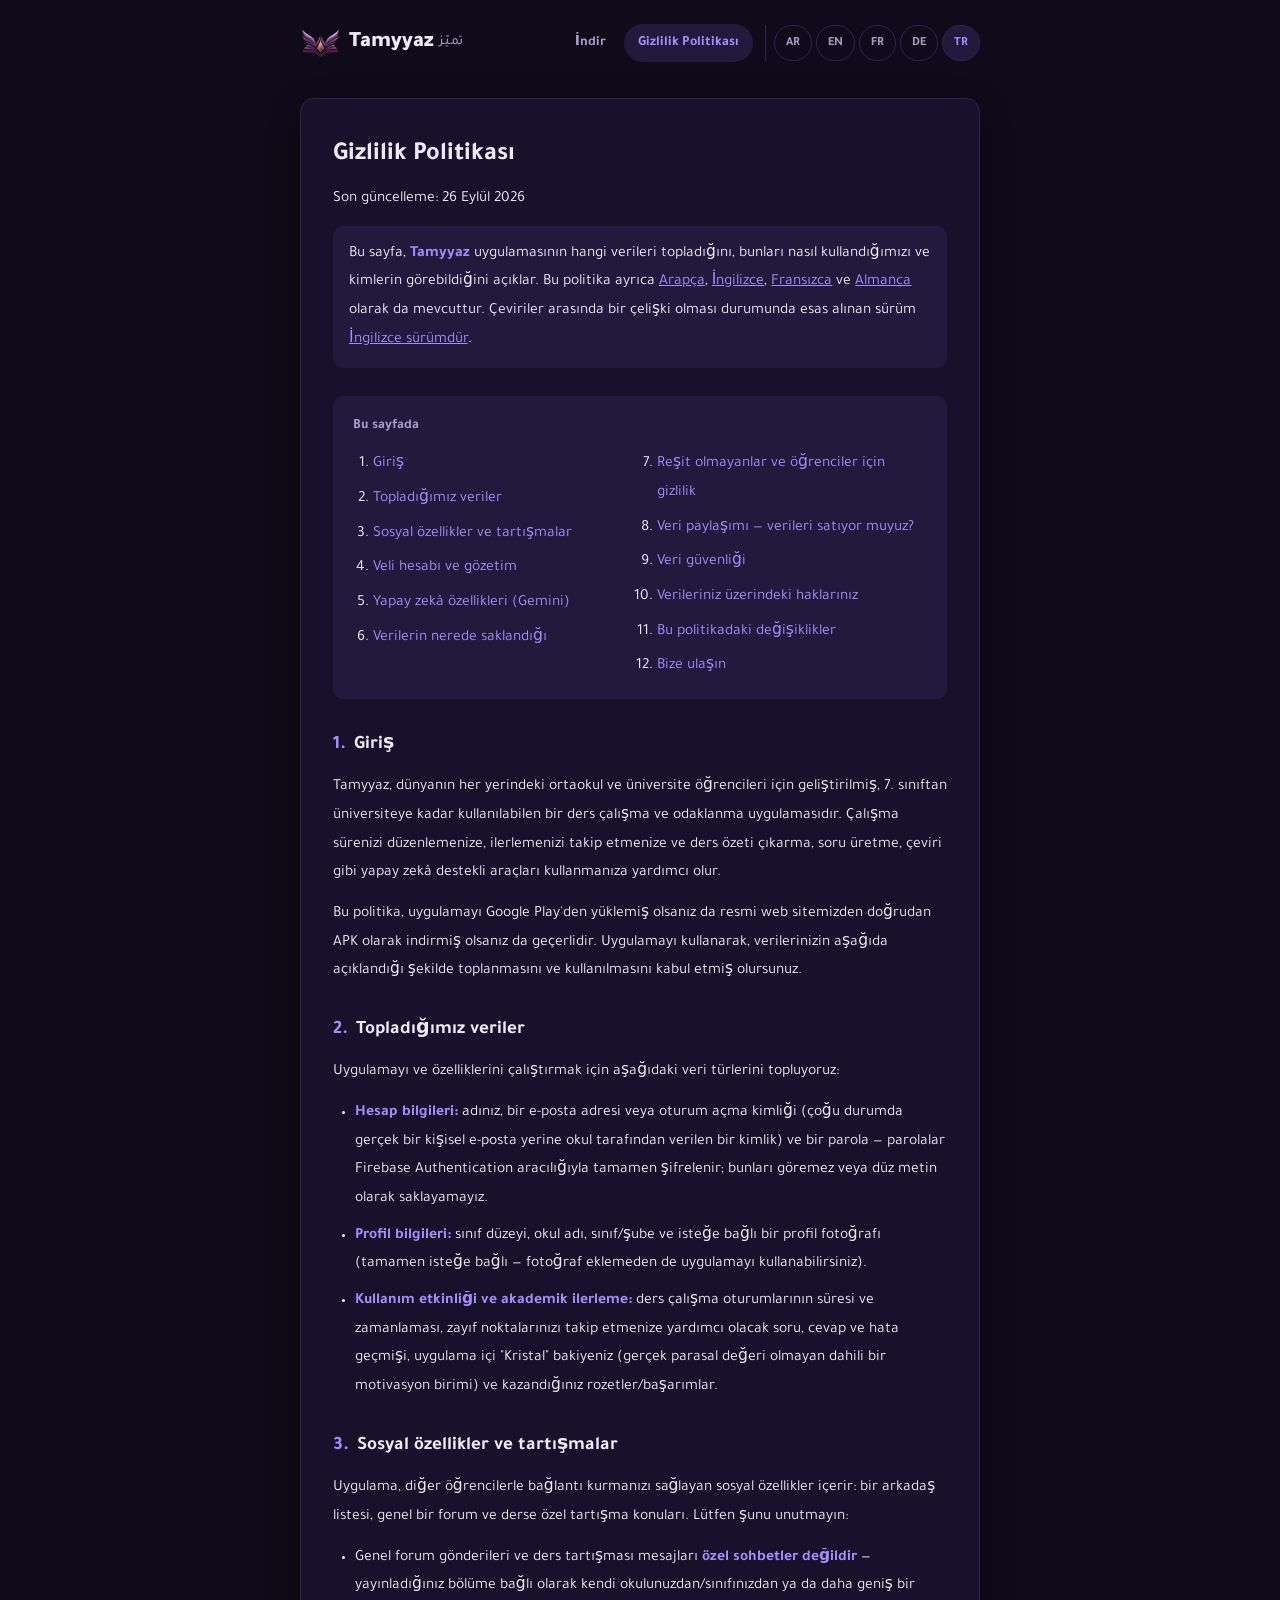
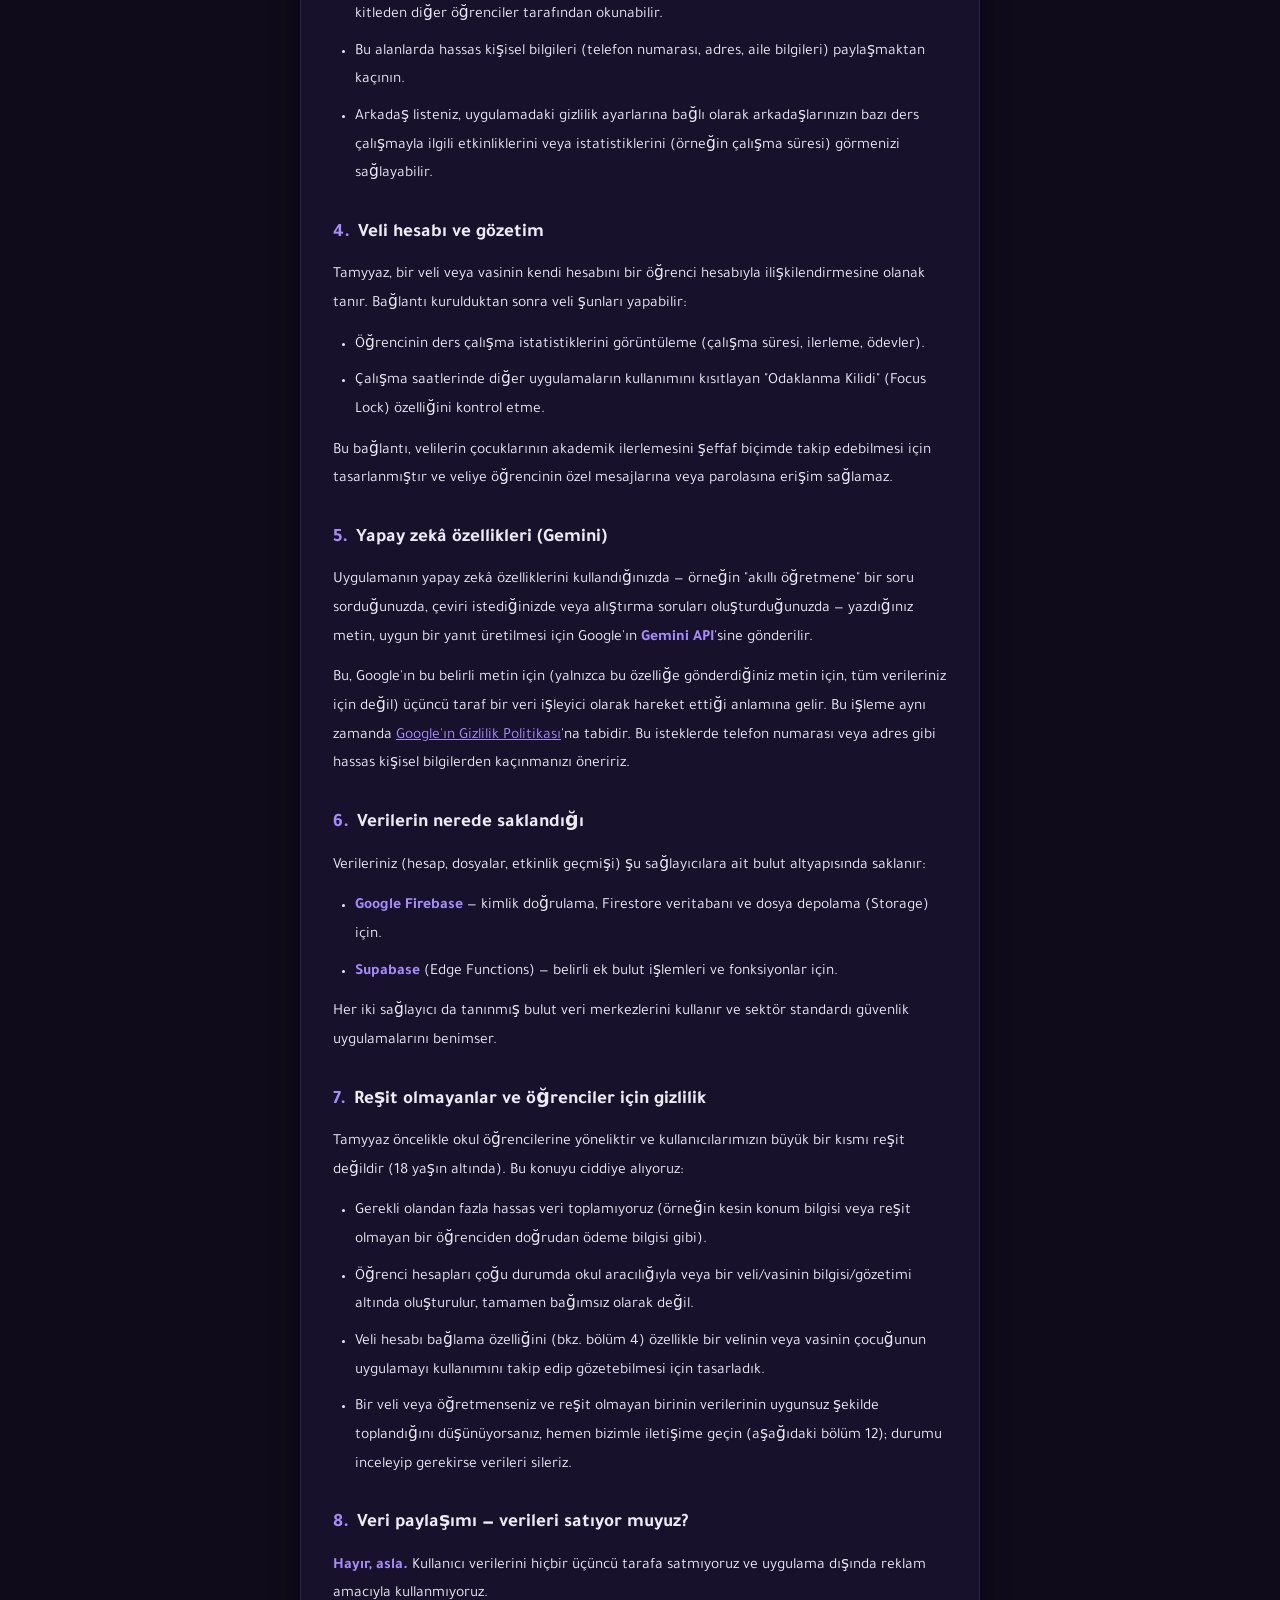
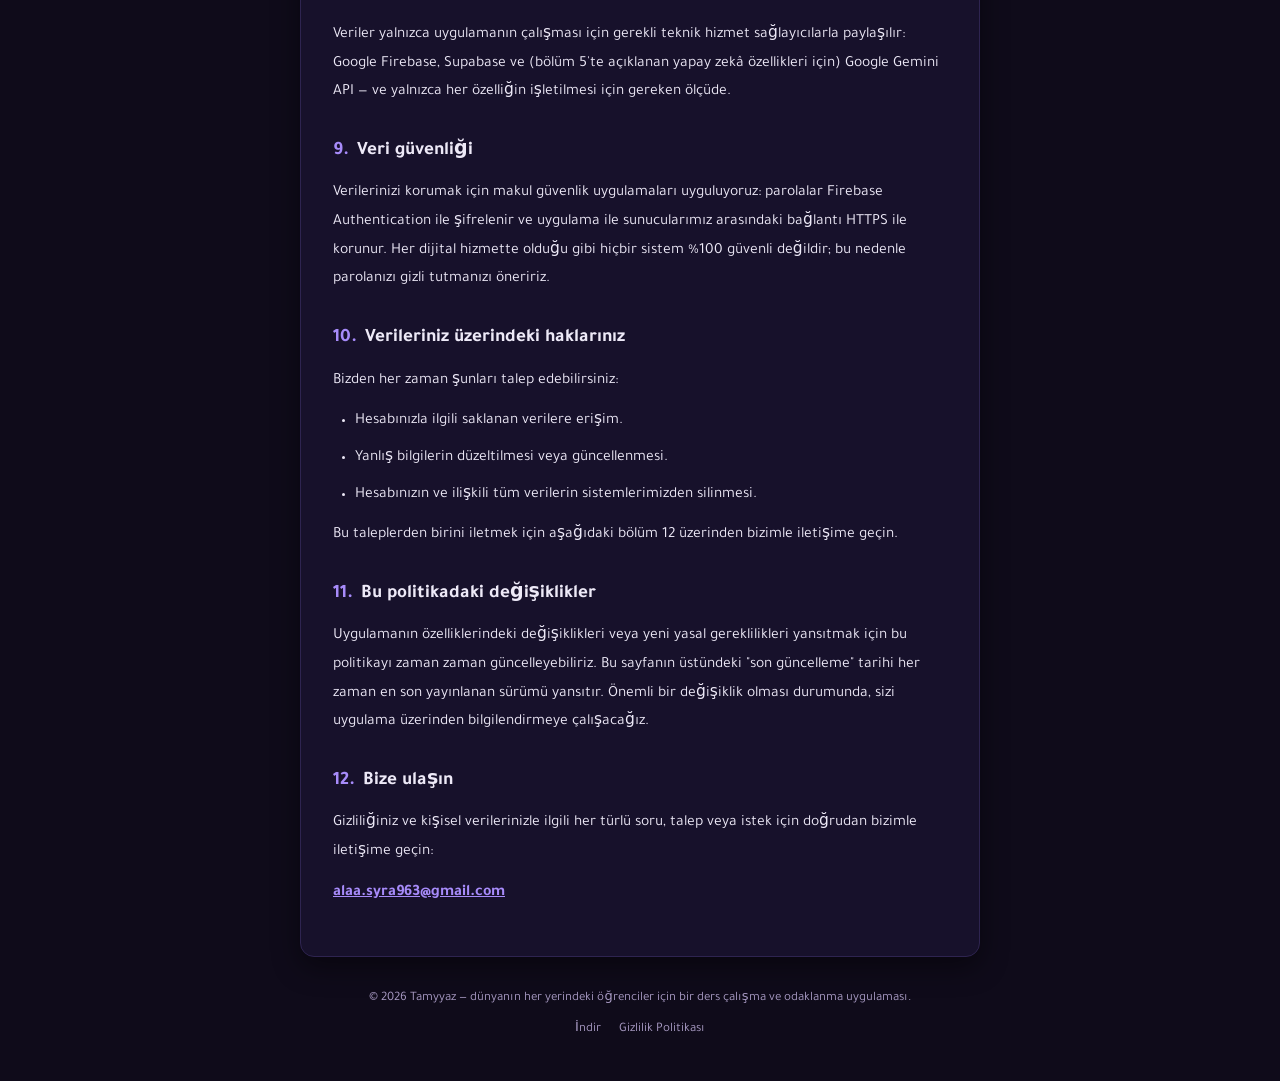
<file: privacy-tr.html>
<!DOCTYPE html>
<html lang="tr" dir="ltr">
<head>
  <meta charset="UTF-8" />
  <meta name="viewport" content="width=device-width, initial-scale=1" />
  <title>Gizlilik Politikası — Tamyyaz (تميّز)</title>
  <meta name="description" content="Tamyyaz uygulamasının gizlilik politikası: hangi verileri topluyoruz, nasıl kullanıyoruz ve kimler görebilir." />
  <meta name="theme-color" content="#0f0b1a" />
  <link rel="icon" type="image/png" href="assets/favicon.png" />
  <link rel="apple-touch-icon" href="assets/favicon.png" />
  <link rel="alternate" hreflang="ar" href="privacy.html" />
  <link rel="alternate" hreflang="en" href="privacy-en.html" />
  <link rel="alternate" hreflang="fr" href="privacy-fr.html" />
  <link rel="alternate" hreflang="de" href="privacy-de.html" />
  <link rel="alternate" hreflang="tr" href="privacy-tr.html" />
  <link rel="alternate" hreflang="x-default" href="privacy.html" />
  <link rel="preconnect" href="https://fonts.googleapis.com" />
  <link rel="preconnect" href="https://fonts.gstatic.com" crossorigin />
  <link href="https://fonts.googleapis.com/css2?family=Tajawal:wght@400;500;700;900&display=swap" rel="stylesheet" />
  <link rel="stylesheet" href="css/style.css" />
</head>
<body>
  <header class="site-header">
    <div class="wrap header-inner">
      <a href="index-tr.html" class="logo">
        <img src="assets/logo.png" alt="" class="logo-mark-img" />
        Tamyyaz <span class="logo-en">تميّز</span>
      </a>
      <nav class="site-nav">
        <a href="index-tr.html" class="nav-link">İndir</a>
        <a href="privacy-tr.html" class="nav-link active" aria-current="page">Gizlilik Politikası</a>
        <span class="lang-group">
          <a href="privacy.html" class="nav-link lang-pill">AR</a>
          <a href="privacy-en.html" class="nav-link lang-pill">EN</a>
          <a href="privacy-fr.html" class="nav-link lang-pill">FR</a>
          <a href="privacy-de.html" class="nav-link lang-pill">DE</a>
          <a href="privacy-tr.html" class="nav-link lang-pill active" aria-current="true">TR</a>
        </span>
      </nav>
    </div>
  </header>

  <main class="wrap">
    <article class="doc">
      <h1>Gizlilik Politikası</h1>
      <p class="doc-updated">Son güncelleme: 26 Eylül 2026</p>

      <div class="doc-note">
        <p>Bu sayfa, <strong>Tamyyaz</strong> uygulamasının hangi verileri topladığını, bunları nasıl kullandığımızı ve kimlerin görebildiğini açıklar. Bu politika ayrıca <a href="privacy.html">Arapça</a>, <a href="privacy-en.html">İngilizce</a>, <a href="privacy-fr.html">Fransızca</a> ve <a href="privacy-de.html">Almanca</a> olarak da mevcuttur. Çeviriler arasında bir çelişki olması durumunda esas alınan sürüm <a href="privacy-en.html">İngilizce sürümdür</a>.</p>
      </div>

      <nav class="toc" aria-label="Sayfa içeriği">
        <p>Bu sayfada</p>
        <ol>
          <li><a href="#intro">Giriş</a></li>
          <li><a href="#data">Topladığımız veriler</a></li>
          <li><a href="#social">Sosyal özellikler ve tartışmalar</a></li>
          <li><a href="#parents">Veli hesabı ve gözetim</a></li>
          <li><a href="#ai">Yapay zekâ özellikleri (Gemini)</a></li>
          <li><a href="#storage">Verilerin nerede saklandığı</a></li>
          <li><a href="#minors">Reşit olmayanlar ve öğrenciler için gizlilik</a></li>
          <li><a href="#sharing">Veri paylaşımı — verileri satıyor muyuz?</a></li>
          <li><a href="#security">Veri güvenliği</a></li>
          <li><a href="#rights">Verileriniz üzerindeki haklarınız</a></li>
          <li><a href="#changes">Bu politikadaki değişiklikler</a></li>
          <li><a href="#contact">Bize ulaşın</a></li>
        </ol>
      </nav>

      <section id="intro">
        <h2><span class="num">1.</span>Giriş</h2>
        <p>Tamyyaz, dünyanın her yerindeki ortaokul ve üniversite öğrencileri için geliştirilmiş, 7. sınıftan üniversiteye kadar kullanılabilen bir ders çalışma ve odaklanma uygulamasıdır. Çalışma sürenizi düzenlemenize, ilerlemenizi takip etmenize ve ders özeti çıkarma, soru üretme, çeviri gibi yapay zekâ destekli araçları kullanmanıza yardımcı olur.</p>
        <p>Bu politika, uygulamayı Google Play'den yüklemiş olsanız da resmi web sitemizden doğrudan APK olarak indirmiş olsanız da geçerlidir. Uygulamayı kullanarak, verilerinizin aşağıda açıklandığı şekilde toplanmasını ve kullanılmasını kabul etmiş olursunuz.</p>
      </section>

      <section id="data">
        <h2><span class="num">2.</span>Topladığımız veriler</h2>
        <p>Uygulamayı ve özelliklerini çalıştırmak için aşağıdaki veri türlerini topluyoruz:</p>
        <ul>
          <li><strong>Hesap bilgileri:</strong> adınız, bir e-posta adresi veya oturum açma kimliği (çoğu durumda gerçek bir kişisel e-posta yerine okul tarafından verilen bir kimlik) ve bir parola — parolalar Firebase Authentication aracılığıyla tamamen şifrelenir; bunları göremez veya düz metin olarak saklayamayız.</li>
          <li><strong>Profil bilgileri:</strong> sınıf düzeyi, okul adı, sınıf/şube ve isteğe bağlı bir profil fotoğrafı (tamamen isteğe bağlı — fotoğraf eklemeden de uygulamayı kullanabilirsiniz).</li>
          <li><strong>Kullanım etkinliği ve akademik ilerleme:</strong> ders çalışma oturumlarının süresi ve zamanlaması, zayıf noktalarınızı takip etmenize yardımcı olacak soru, cevap ve hata geçmişi, uygulama içi "Kristal" bakiyeniz (gerçek parasal değeri olmayan dahili bir motivasyon birimi) ve kazandığınız rozetler/başarımlar.</li>
        </ul>
      </section>

      <section id="social">
        <h2><span class="num">3.</span>Sosyal özellikler ve tartışmalar</h2>
        <p>Uygulama, diğer öğrencilerle bağlantı kurmanızı sağlayan sosyal özellikler içerir: bir arkadaş listesi, genel bir forum ve derse özel tartışma konuları. Lütfen şunu unutmayın:</p>
        <ul>
          <li>Genel forum gönderileri ve ders tartışması mesajları <strong>özel sohbetler değildir</strong> — yayınladığınız bölüme bağlı olarak kendi okulunuzdan/sınıfınızdan ya da daha geniş bir kitleden diğer öğrenciler tarafından okunabilir.</li>
          <li>Bu alanlarda hassas kişisel bilgileri (telefon numarası, adres, aile bilgileri) paylaşmaktan kaçının.</li>
          <li>Arkadaş listeniz, uygulamadaki gizlilik ayarlarına bağlı olarak arkadaşlarınızın bazı ders çalışmayla ilgili etkinliklerini veya istatistiklerini (örneğin çalışma süresi) görmenizi sağlayabilir.</li>
        </ul>
      </section>

      <section id="parents">
        <h2><span class="num">4.</span>Veli hesabı ve gözetim</h2>
        <p>Tamyyaz, bir veli veya vasinin kendi hesabını bir öğrenci hesabıyla ilişkilendirmesine olanak tanır. Bağlantı kurulduktan sonra veli şunları yapabilir:</p>
        <ul>
          <li>Öğrencinin ders çalışma istatistiklerini görüntüleme (çalışma süresi, ilerleme, ödevler).</li>
          <li>Çalışma saatlerinde diğer uygulamaların kullanımını kısıtlayan "Odaklanma Kilidi" (Focus Lock) özelliğini kontrol etme.</li>
        </ul>
        <p>Bu bağlantı, velilerin çocuklarının akademik ilerlemesini şeffaf biçimde takip edebilmesi için tasarlanmıştır ve veliye öğrencinin özel mesajlarına veya parolasına erişim sağlamaz.</p>
      </section>

      <section id="ai">
        <h2><span class="num">5.</span>Yapay zekâ özellikleri (Gemini)</h2>
        <p>Uygulamanın yapay zekâ özelliklerini kullandığınızda — örneğin "akıllı öğretmene" bir soru sorduğunuzda, çeviri istediğinizde veya alıştırma soruları oluşturduğunuzda — yazdığınız metin, uygun bir yanıt üretilmesi için Google'ın <strong>Gemini API</strong>'sine gönderilir.</p>
        <p>Bu, Google'ın bu belirli metin için (yalnızca bu özelliğe gönderdiğiniz metin için, tüm verileriniz için değil) üçüncü taraf bir veri işleyici olarak hareket ettiği anlamına gelir. Bu işleme aynı zamanda <a href="https://policies.google.com/privacy" target="_blank" rel="noopener">Google'ın Gizlilik Politikası</a>'na tabidir. Bu isteklerde telefon numarası veya adres gibi hassas kişisel bilgilerden kaçınmanızı öneririz.</p>
      </section>

      <section id="storage">
        <h2><span class="num">6.</span>Verilerin nerede saklandığı</h2>
        <p>Verileriniz (hesap, dosyalar, etkinlik geçmişi) şu sağlayıcılara ait bulut altyapısında saklanır:</p>
        <ul>
          <li><strong>Google Firebase</strong> — kimlik doğrulama, Firestore veritabanı ve dosya depolama (Storage) için.</li>
          <li><strong>Supabase</strong> (Edge Functions) — belirli ek bulut işlemleri ve fonksiyonlar için.</li>
        </ul>
        <p>Her iki sağlayıcı da tanınmış bulut veri merkezlerini kullanır ve sektör standardı güvenlik uygulamalarını benimser.</p>
      </section>

      <section id="minors">
        <h2><span class="num">7.</span>Reşit olmayanlar ve öğrenciler için gizlilik</h2>
        <p>Tamyyaz öncelikle okul öğrencilerine yöneliktir ve kullanıcılarımızın büyük bir kısmı reşit değildir (18 yaşın altında). Bu konuyu ciddiye alıyoruz:</p>
        <ul>
          <li>Gerekli olandan fazla hassas veri toplamıyoruz (örneğin kesin konum bilgisi veya reşit olmayan bir öğrenciden doğrudan ödeme bilgisi gibi).</li>
          <li>Öğrenci hesapları çoğu durumda okul aracılığıyla veya bir veli/vasinin bilgisi/gözetimi altında oluşturulur, tamamen bağımsız olarak değil.</li>
          <li>Veli hesabı bağlama özelliğini (bkz. bölüm 4) özellikle bir velinin veya vasinin çocuğunun uygulamayı kullanımını takip edip gözetebilmesi için tasarladık.</li>
          <li>Bir veli veya öğretmenseniz ve reşit olmayan birinin verilerinin uygunsuz şekilde toplandığını düşünüyorsanız, hemen bizimle iletişime geçin (aşağıdaki bölüm 12); durumu inceleyip gerekirse verileri sileriz.</li>
        </ul>
      </section>

      <section id="sharing">
        <h2><span class="num">8.</span>Veri paylaşımı — verileri satıyor muyuz?</h2>
        <p><strong>Hayır, asla.</strong> Kullanıcı verilerini hiçbir üçüncü tarafa satmıyoruz ve uygulama dışında reklam amacıyla kullanmıyoruz.</p>
        <p>Veriler yalnızca uygulamanın çalışması için gerekli teknik hizmet sağlayıcılarla paylaşılır: Google Firebase, Supabase ve (bölüm 5'te açıklanan yapay zekâ özellikleri için) Google Gemini API — ve yalnızca her özelliğin işletilmesi için gereken ölçüde.</p>
      </section>

      <section id="security">
        <h2><span class="num">9.</span>Veri güvenliği</h2>
        <p>Verilerinizi korumak için makul güvenlik uygulamaları uyguluyoruz: parolalar Firebase Authentication ile şifrelenir ve uygulama ile sunucularımız arasındaki bağlantı HTTPS ile korunur. Her dijital hizmette olduğu gibi hiçbir sistem %100 güvenli değildir; bu nedenle parolanızı gizli tutmanızı öneririz.</p>
      </section>

      <section id="rights">
        <h2><span class="num">10.</span>Verileriniz üzerindeki haklarınız</h2>
        <p>Bizden her zaman şunları talep edebilirsiniz:</p>
        <ul>
          <li>Hesabınızla ilgili saklanan verilere erişim.</li>
          <li>Yanlış bilgilerin düzeltilmesi veya güncellenmesi.</li>
          <li>Hesabınızın ve ilişkili tüm verilerin sistemlerimizden silinmesi.</li>
        </ul>
        <p>Bu taleplerden birini iletmek için aşağıdaki bölüm 12 üzerinden bizimle iletişime geçin.</p>
      </section>

      <section id="changes">
        <h2><span class="num">11.</span>Bu politikadaki değişiklikler</h2>
        <p>Uygulamanın özelliklerindeki değişiklikleri veya yeni yasal gereklilikleri yansıtmak için bu politikayı zaman zaman güncelleyebiliriz. Bu sayfanın üstündeki "son güncelleme" tarihi her zaman en son yayınlanan sürümü yansıtır. Önemli bir değişiklik olması durumunda, sizi uygulama üzerinden bilgilendirmeye çalışacağız.</p>
      </section>

      <section id="contact">
        <h2><span class="num">12.</span>Bize ulaşın</h2>
        <p>Gizliliğiniz ve kişisel verilerinizle ilgili her türlü soru, talep veya istek için doğrudan bizimle iletişime geçin:</p>
        <p><a class="contact-email" href="mailto:alaa.syra963@gmail.com">alaa.syra963@gmail.com</a></p>
      </section>
    </article>
  </main>

  <footer class="site-footer">
    <div class="wrap">
      <p>© 2026 Tamyyaz — dünyanın her yerindeki öğrenciler için bir ders çalışma ve odaklanma uygulaması.</p>
      <div class="footer-links">
        <a href="index-tr.html">İndir</a>
        <a href="privacy-tr.html">Gizlilik Politikası</a>
      </div>
    </div>
  </footer>
</body>
</html>
</file>
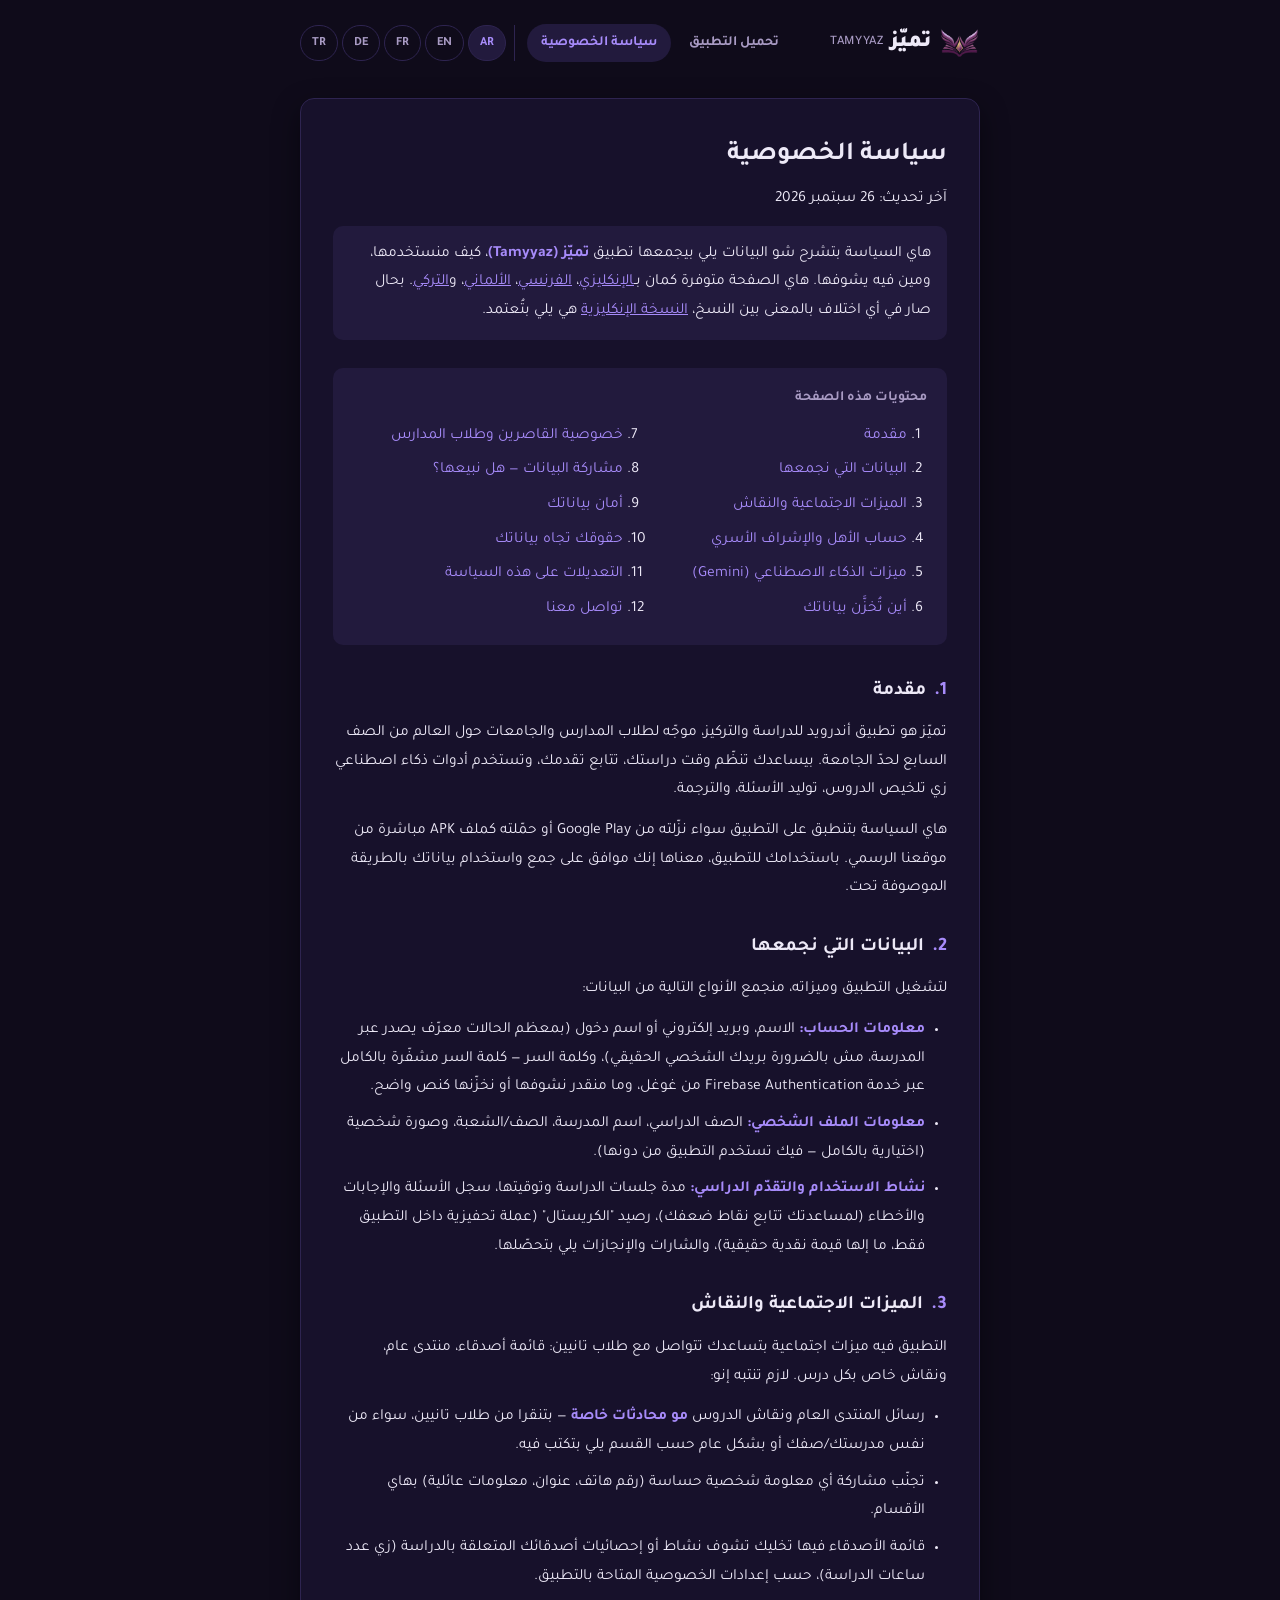
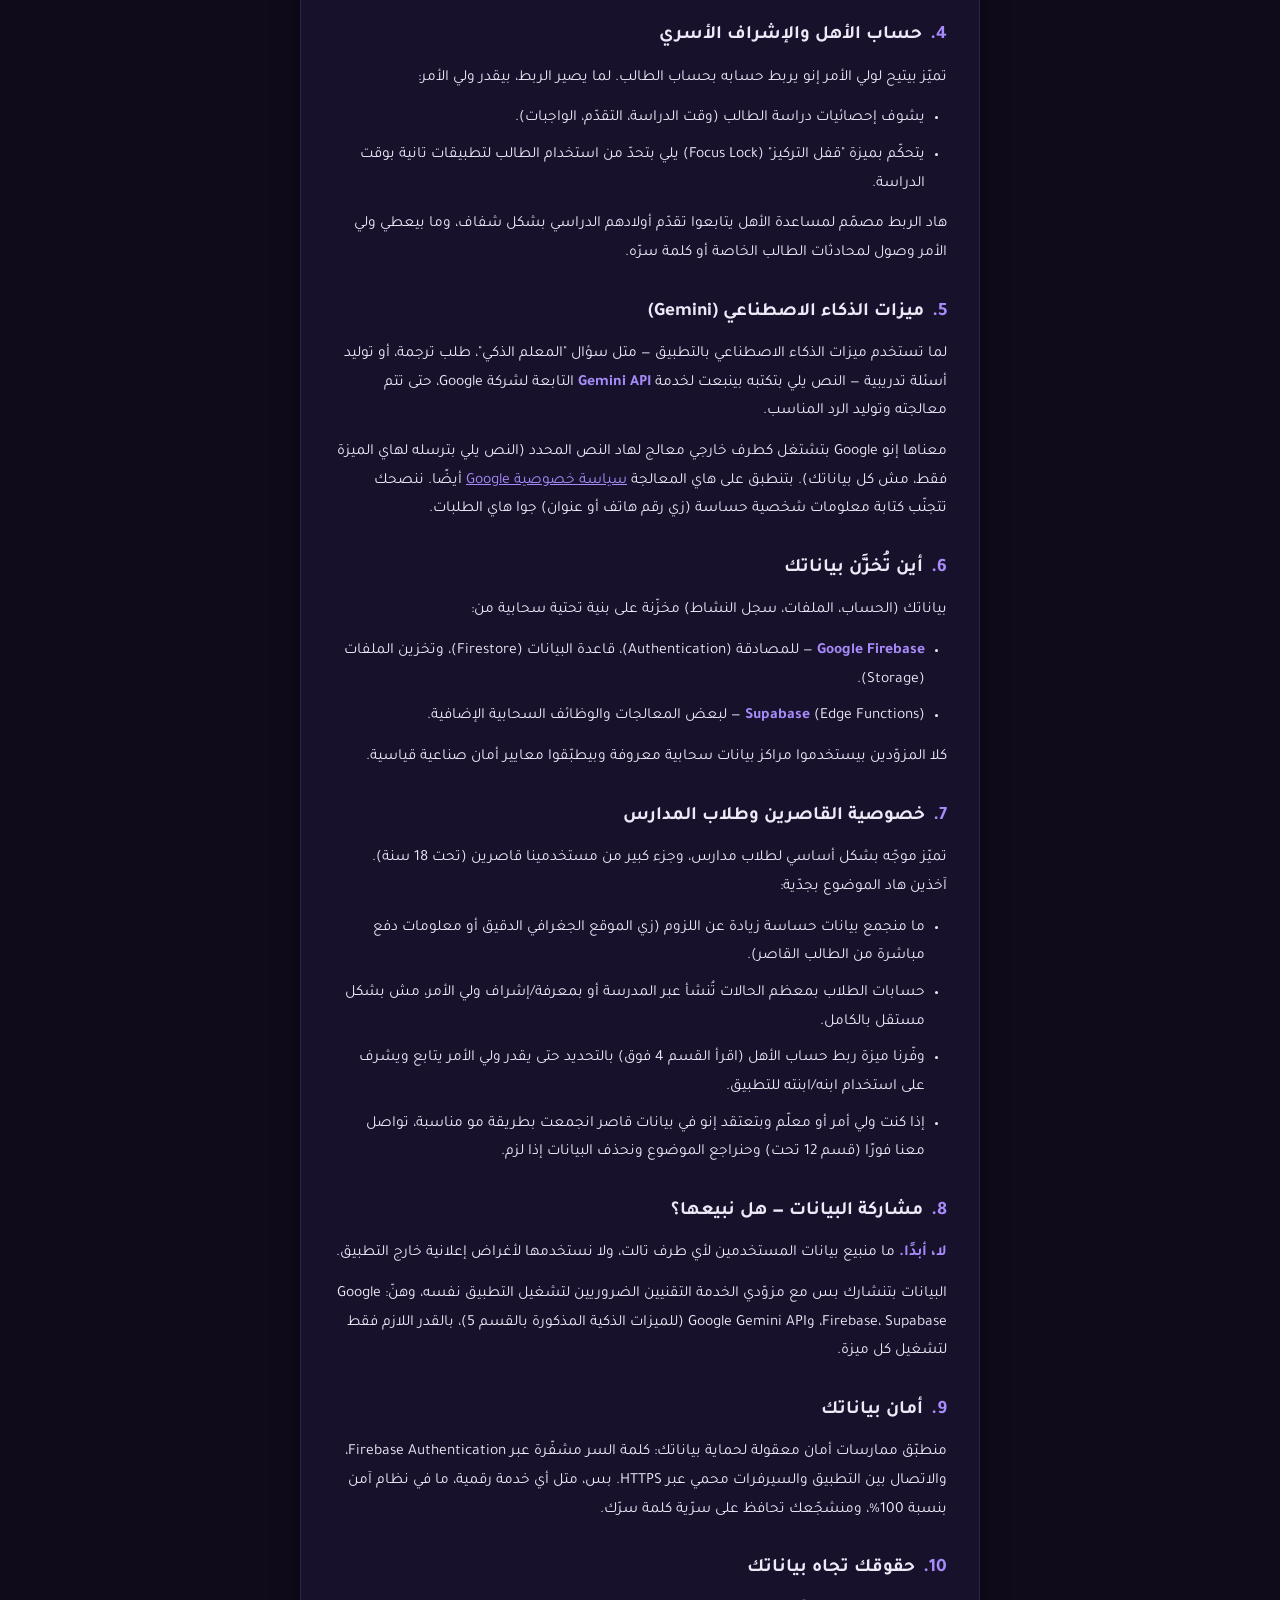
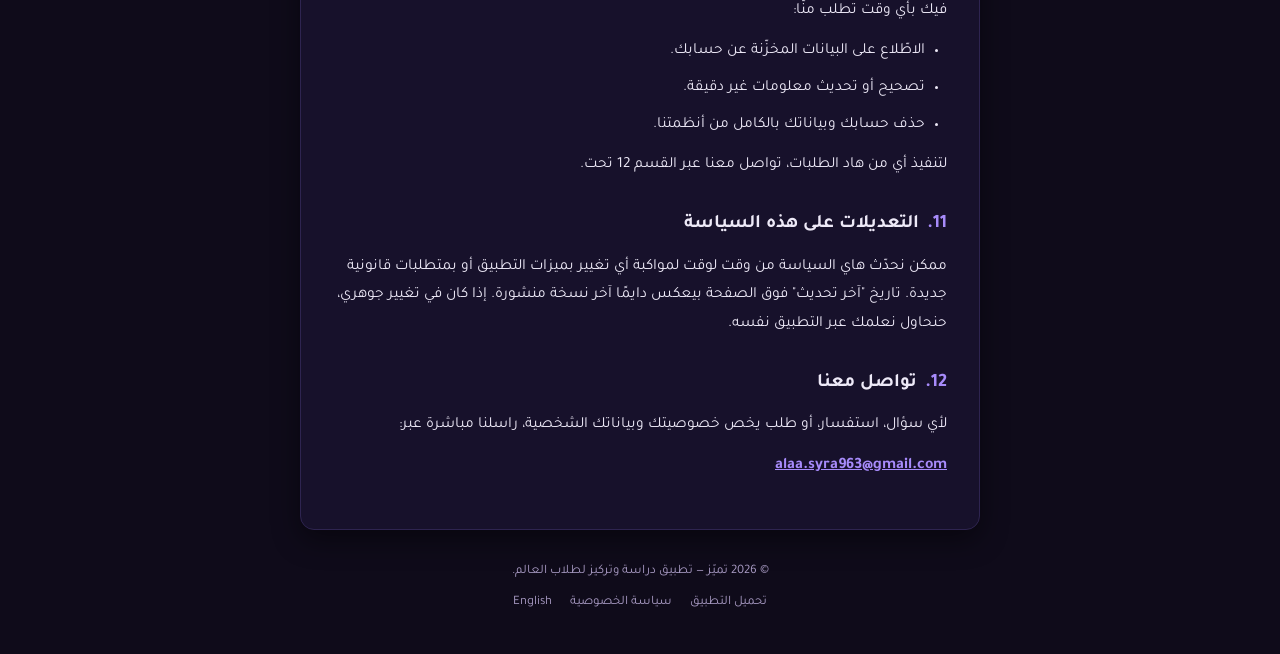
<file: privacy.html>
<!DOCTYPE html>
<html lang="ar" dir="rtl">
<head>
  <meta charset="UTF-8" />
  <meta name="viewport" content="width=device-width, initial-scale=1" />
  <title>سياسة الخصوصية — تميّز (Tamyyaz)</title>
  <meta name="description" content="سياسة الخصوصية لتطبيق تميّز: شو البيانات يلي منجمعها، كيف منستخدمها، ومين فيه يشوفها." />
  <meta name="theme-color" content="#0f0b1a" />
  <link rel="icon" type="image/png" href="assets/favicon.png" />
  <link rel="apple-touch-icon" href="assets/favicon.png" />
  <link rel="alternate" hreflang="ar" href="privacy.html" />
  <link rel="alternate" hreflang="en" href="privacy-en.html" />
  <link rel="alternate" hreflang="fr" href="privacy-fr.html" />
  <link rel="alternate" hreflang="de" href="privacy-de.html" />
  <link rel="alternate" hreflang="tr" href="privacy-tr.html" />
  <link rel="alternate" hreflang="x-default" href="privacy.html" />
  <link rel="preconnect" href="https://fonts.googleapis.com" />
  <link rel="preconnect" href="https://fonts.gstatic.com" crossorigin />
  <link href="https://fonts.googleapis.com/css2?family=Tajawal:wght@400;500;700;900&display=swap" rel="stylesheet" />
  <link rel="stylesheet" href="css/style.css" />
</head>
<body>
  <header class="site-header">
    <div class="wrap header-inner">
      <a href="index.html" class="logo">
        <img src="assets/logo.png" alt="" class="logo-mark-img" />
        تميّز <span class="logo-en">TAMYYAZ</span>
      </a>
      <nav class="site-nav">
        <a href="index.html" class="nav-link">تحميل التطبيق</a>
        <a href="privacy.html" class="nav-link active" aria-current="page">سياسة الخصوصية</a>
        <span class="lang-group">
          <a href="privacy.html" class="nav-link lang-pill active" aria-current="true">AR</a>
          <a href="privacy-en.html" class="nav-link lang-pill">EN</a>
          <a href="privacy-fr.html" class="nav-link lang-pill">FR</a>
          <a href="privacy-de.html" class="nav-link lang-pill">DE</a>
          <a href="privacy-tr.html" class="nav-link lang-pill">TR</a>
        </span>
      </nav>
    </div>
  </header>

  <main class="wrap">
    <article class="doc">
      <h1>سياسة الخصوصية</h1>
      <p class="doc-updated">آخر تحديث: 26 سبتمبر 2026</p>

      <div class="doc-note">
        <p>هاي السياسة بتشرح شو البيانات يلي بيجمعها تطبيق <strong>تميّز (Tamyyaz)</strong>، كيف منستخدمها، ومين فيه يشوفها. هاي الصفحة متوفرة كمان بـ<a href="privacy-en.html">الإنكليزي</a>، <a href="privacy-fr.html">الفرنسي</a>، <a href="privacy-de.html">الألماني</a>، و<a href="privacy-tr.html">التركي</a>. بحال صار في أي اختلاف بالمعنى بين النسخ، <a href="privacy-en.html">النسخة الإنكليزية</a> هي يلي بتُعتمد.</p>
      </div>

      <nav class="toc" aria-label="محتويات الصفحة">
        <p>محتويات هذه الصفحة</p>
        <ol>
          <li><a href="#intro">مقدمة</a></li>
          <li><a href="#data">البيانات التي نجمعها</a></li>
          <li><a href="#social">الميزات الاجتماعية والنقاش</a></li>
          <li><a href="#parents">حساب الأهل والإشراف الأسري</a></li>
          <li><a href="#ai">ميزات الذكاء الاصطناعي (Gemini)</a></li>
          <li><a href="#storage">أين تُخزَّن بياناتك</a></li>
          <li><a href="#minors">خصوصية القاصرين وطلاب المدارس</a></li>
          <li><a href="#sharing">مشاركة البيانات — هل نبيعها؟</a></li>
          <li><a href="#security">أمان بياناتك</a></li>
          <li><a href="#rights">حقوقك تجاه بياناتك</a></li>
          <li><a href="#changes">التعديلات على هذه السياسة</a></li>
          <li><a href="#contact">تواصل معنا</a></li>
        </ol>
      </nav>

      <section id="intro">
        <h2><span class="num">1.</span>مقدمة</h2>
        <p>تميّز هو تطبيق أندرويد للدراسة والتركيز، موجّه لطلاب المدارس والجامعات حول العالم من الصف السابع لحدّ الجامعة. بيساعدك تنظّم وقت دراستك، تتابع تقدمك، وتستخدم أدوات ذكاء اصطناعي زي تلخيص الدروس، توليد الأسئلة، والترجمة.</p>
        <p>هاي السياسة بتنطبق على التطبيق سواء نزّلته من Google Play أو حمّلته كملف APK مباشرة من موقعنا الرسمي. باستخدامك للتطبيق، معناها إنك موافق على جمع واستخدام بياناتك بالطريقة الموصوفة تحت.</p>
      </section>

      <section id="data">
        <h2><span class="num">2.</span>البيانات التي نجمعها</h2>
        <p>لتشغيل التطبيق وميزاته، منجمع الأنواع التالية من البيانات:</p>
        <ul>
          <li><strong>معلومات الحساب:</strong> الاسم، وبريد إلكتروني أو اسم دخول (بمعظم الحالات معرّف يصدر عبر المدرسة، مش بالضرورة بريدك الشخصي الحقيقي)، وكلمة السر — كلمة السر مشفّرة بالكامل عبر خدمة Firebase Authentication من غوغل، وما منقدر نشوفها أو نخزّنها كنص واضح.</li>
          <li><strong>معلومات الملف الشخصي:</strong> الصف الدراسي، اسم المدرسة، الصف/الشعبة، وصورة شخصية (اختيارية بالكامل — فيك تستخدم التطبيق من دونها).</li>
          <li><strong>نشاط الاستخدام والتقدّم الدراسي:</strong> مدة جلسات الدراسة وتوقيتها، سجل الأسئلة والإجابات والأخطاء (لمساعدتك تتابع نقاط ضعفك)، رصيد "الكريستال" (عملة تحفيزية داخل التطبيق فقط، ما إلها قيمة نقدية حقيقية)، والشارات والإنجازات يلي بتحصّلها.</li>
        </ul>
      </section>

      <section id="social">
        <h2><span class="num">3.</span>الميزات الاجتماعية والنقاش</h2>
        <p>التطبيق فيه ميزات اجتماعية بتساعدك تتواصل مع طلاب تانيين: قائمة أصدقاء، منتدى عام، ونقاش خاص بكل درس. لازم تنتبه إنو:</p>
        <ul>
          <li>رسائل المنتدى العام ونقاش الدروس <strong>مو محادثات خاصة</strong> — بتنقرا من طلاب تانيين، سواء من نفس مدرستك/صفك أو بشكل عام حسب القسم يلي بتكتب فيه.</li>
          <li>تجنّب مشاركة أي معلومة شخصية حساسة (رقم هاتف، عنوان، معلومات عائلية) بهاي الأقسام.</li>
          <li>قائمة الأصدقاء فيها تخليك تشوف نشاط أو إحصائيات أصدقائك المتعلقة بالدراسة (زي عدد ساعات الدراسة)، حسب إعدادات الخصوصية المتاحة بالتطبيق.</li>
        </ul>
      </section>

      <section id="parents">
        <h2><span class="num">4.</span>حساب الأهل والإشراف الأسري</h2>
        <p>تميّز بيتيح لولي الأمر إنو يربط حسابه بحساب الطالب. لما يصير الربط، بيقدر ولي الأمر:</p>
        <ul>
          <li>يشوف إحصائيات دراسة الطالب (وقت الدراسة، التقدّم، الواجبات).</li>
          <li>يتحكّم بميزة "قفل التركيز" (Focus Lock) يلي بتحدّ من استخدام الطالب لتطبيقات تانية بوقت الدراسة.</li>
        </ul>
        <p>هاد الربط مصمّم لمساعدة الأهل يتابعوا تقدّم أولادهم الدراسي بشكل شفاف، وما بيعطي ولي الأمر وصول لمحادثات الطالب الخاصة أو كلمة سرّه.</p>
      </section>

      <section id="ai">
        <h2><span class="num">5.</span>ميزات الذكاء الاصطناعي (Gemini)</h2>
        <p>لما تستخدم ميزات الذكاء الاصطناعي بالتطبيق — متل سؤال "المعلم الذكي"، طلب ترجمة، أو توليد أسئلة تدريبية — النص يلي بتكتبه بينبعت لخدمة <strong>Gemini API</strong> التابعة لشركة Google، حتى تتم معالجته وتوليد الرد المناسب.</p>
        <p>معناها إنو Google بتشتغل كطرف خارجي معالج لهاد النص المحدد (النص يلي بترسله لهاي الميزة فقط، مش كل بياناتك). بتنطبق على هاي المعالجة <a href="https://policies.google.com/privacy" target="_blank" rel="noopener">سياسة خصوصية Google</a> أيضًا. ننصحك تتجنّب كتابة معلومات شخصية حساسة (زي رقم هاتف أو عنوان) جوا هاي الطلبات.</p>
      </section>

      <section id="storage">
        <h2><span class="num">6.</span>أين تُخزَّن بياناتك</h2>
        <p>بياناتك (الحساب، الملفات، سجل النشاط) مخزّنة على بنية تحتية سحابية من:</p>
        <ul>
          <li><strong>Google Firebase</strong> — للمصادقة (Authentication)، قاعدة البيانات (Firestore)، وتخزين الملفات (Storage).</li>
          <li><strong>Supabase</strong> (Edge Functions) — لبعض المعالجات والوظائف السحابية الإضافية.</li>
        </ul>
        <p>كلا المزوّدين بيستخدموا مراكز بيانات سحابية معروفة وبيطبّقوا معايير أمان صناعية قياسية.</p>
      </section>

      <section id="minors">
        <h2><span class="num">7.</span>خصوصية القاصرين وطلاب المدارس</h2>
        <p>تميّز موجّه بشكل أساسي لطلاب مدارس، وجزء كبير من مستخدمينا قاصرين (تحت 18 سنة). آخذين هاد الموضوع بجدّية:</p>
        <ul>
          <li>ما منجمع بيانات حساسة زيادة عن اللزوم (زي الموقع الجغرافي الدقيق أو معلومات دفع مباشرة من الطالب القاصر).</li>
          <li>حسابات الطلاب بمعظم الحالات تُنشأ عبر المدرسة أو بمعرفة/إشراف ولي الأمر، مش بشكل مستقل بالكامل.</li>
          <li>وفّرنا ميزة ربط حساب الأهل (اقرأ القسم 4 فوق) بالتحديد حتى يقدر ولي الأمر يتابع ويشرف على استخدام ابنه/ابنته للتطبيق.</li>
          <li>إذا كنت ولي أمر أو معلّم وبتعتقد إنو في بيانات قاصر انجمعت بطريقة مو مناسبة، تواصل معنا فورًا (قسم 12 تحت) وحنراجع الموضوع ونحذف البيانات إذا لزم.</li>
        </ul>
      </section>

      <section id="sharing">
        <h2><span class="num">8.</span>مشاركة البيانات — هل نبيعها؟</h2>
        <p><strong>لا، أبدًا.</strong> ما منبيع بيانات المستخدمين لأي طرف تالت، ولا نستخدمها لأغراض إعلانية خارج التطبيق.</p>
        <p>البيانات بتنشارك بس مع مزوّدي الخدمة التقنيين الضروريين لتشغيل التطبيق نفسه، وهنّ: Google Firebase، Supabase، وGoogle Gemini API (للميزات الذكية المذكورة بالقسم 5)، بالقدر اللازم فقط لتشغيل كل ميزة.</p>
      </section>

      <section id="security">
        <h2><span class="num">9.</span>أمان بياناتك</h2>
        <p>منطبّق ممارسات أمان معقولة لحماية بياناتك: كلمة السر مشفّرة عبر Firebase Authentication، والاتصال بين التطبيق والسيرفرات محمي عبر HTTPS. بس، متل أي خدمة رقمية، ما في نظام آمن بنسبة 100%، ومنشجّعك تحافظ على سرّية كلمة سرّك.</p>
      </section>

      <section id="rights">
        <h2><span class="num">10.</span>حقوقك تجاه بياناتك</h2>
        <p>فيك بأي وقت تطلب منّا:</p>
        <ul>
          <li>الاطّلاع على البيانات المخزّنة عن حسابك.</li>
          <li>تصحيح أو تحديث معلومات غير دقيقة.</li>
          <li>حذف حسابك وبياناتك بالكامل من أنظمتنا.</li>
        </ul>
        <p>لتنفيذ أي من هاد الطلبات، تواصل معنا عبر القسم 12 تحت.</p>
      </section>

      <section id="changes">
        <h2><span class="num">11.</span>التعديلات على هذه السياسة</h2>
        <p>ممكن نحدّث هاي السياسة من وقت لوقت لمواكبة أي تغيير بميزات التطبيق أو بمتطلبات قانونية جديدة. تاريخ "آخر تحديث" فوق الصفحة بيعكس دايمًا آخر نسخة منشورة. إذا كان في تغيير جوهري، حنحاول نعلمك عبر التطبيق نفسه.</p>
      </section>

      <section id="contact">
        <h2><span class="num">12.</span>تواصل معنا</h2>
        <p>لأي سؤال، استفسار، أو طلب يخص خصوصيتك وبياناتك الشخصية، راسلنا مباشرة عبر:</p>
        <p><a class="contact-email" href="mailto:alaa.syra963@gmail.com">alaa.syra963@gmail.com</a></p>
      </section>
    </article>
  </main>

  <footer class="site-footer">
    <div class="wrap">
      <p>© 2026 تميّز — تطبيق دراسة وتركيز لطلاب العالم.</p>
      <div class="footer-links">
        <a href="index.html">تحميل التطبيق</a>
        <a href="privacy.html">سياسة الخصوصية</a>
        <a href="privacy-en.html">English</a>
      </div>
    </div>
  </footer>
</body>
</html>
</file>
<file: css/style.css>
:root {
  --primary: #8b5cf6;
  --primary-dark: #5b21b6;
  --primary-light: #a78bfa;
  --accent: #f4a825;
  --bg: #0f0b1a;
  --surface: #17112b;
  --surface-alt: #221a3d;
  --text: #ede9f7;
  --text-muted: #a99bc4;
  --border: #2e2450;
  --danger: #f87171;
  --radius: 14px;
  --shadow: 0 10px 28px rgba(0, 0, 0, 0.45);
}

* {
  box-sizing: border-box;
}

body {
  margin: 0;
  font-family: "Tajawal", system-ui, sans-serif;
  background: var(--bg);
  color: var(--text);
  line-height: 1.6;
  overflow-x: hidden;
}

.wrap {
  max-width: 720px;
  margin: 0 auto;
  padding: 0 20px;
}

.wrap.narrow {
  max-width: 440px;
}

/* Header */

.site-header {
  padding: 24px 0;
}

.header-inner {
  display: flex;
  align-items: center;
  justify-content: space-between;
  flex-wrap: wrap;
  gap: 12px;
}

.logo {
  display: inline-flex;
  align-items: center;
  font-size: 22px;
  font-weight: 900;
  color: var(--text);
  text-decoration: none;
}

.logo-mark-img {
  height: 30px;
  width: auto;
  display: block;
  margin-inline-end: 8px;
  flex-shrink: 0;
}

.logo-en {
  font-size: 13px;
  font-weight: 500;
  color: var(--text-muted);
  letter-spacing: 0.05em;
  margin-inline-start: 6px;
}

.site-nav {
  display: flex;
  align-items: center;
  gap: 4px;
  flex-wrap: wrap;
}

.nav-link {
  color: var(--text-muted);
  text-decoration: none;
  font-size: 14px;
  font-weight: 700;
  padding: 8px 14px;
  border-radius: 999px;
  transition: background 0.15s ease, color 0.15s ease;
}

.nav-link:hover {
  color: var(--text);
  background: var(--surface-alt);
}

.nav-link.active {
  color: var(--primary-light);
  background: var(--surface-alt);
}

.lang-group {
  display: flex;
  align-items: center;
  gap: 4px;
  flex-wrap: wrap;
  margin-inline-start: 8px;
  padding-inline-start: 8px;
  border-inline-start: 1px solid var(--border);
}

.nav-link.lang-pill {
  padding: 7px 11px;
  font-size: 12.5px;
  border: 1px solid var(--border);
}

main {
  padding-bottom: 60px;
}

.tagline {
  color: var(--text-muted);
  font-size: 15px;
  margin: 0 0 16px;
}

.feature-row {
  display: flex;
  flex-wrap: wrap;
  gap: 8px;
  margin: 0 0 32px;
}

.feature-chip {
  font-size: 12.5px;
  font-weight: 700;
  color: var(--primary-light);
  background: var(--surface-alt);
  border: 1px solid var(--border);
  padding: 6px 13px;
  border-radius: 999px;
}

@keyframes fadeInUp {
  from {
    opacity: 0;
    transform: translateY(8px);
  }
  to {
    opacity: 1;
    transform: translateY(0);
  }
}

@keyframes spin {
  to {
    transform: rotate(360deg);
  }
}

/* Loading / empty / error states */

.state-msg {
  display: flex;
  flex-direction: column;
  align-items: center;
  text-align: center;
  padding: 60px 20px;
  color: var(--text-muted);
  font-size: 16px;
}

.state-msg[hidden] {
  display: none;
}

.state-msg p {
  margin: 0;
}

.state-icon {
  width: 40px;
  height: 40px;
  margin-bottom: 14px;
  opacity: 0.7;
}

.state-msg.error {
  color: var(--danger);
}

.spinner {
  width: 26px;
  height: 26px;
  border: 3px solid var(--border);
  border-top-color: var(--primary);
  border-radius: 50%;
  margin-bottom: 14px;
  animation: spin 0.8s linear infinite;
}

/* Icon badge (app mark), used at the top of the hero card */

.hero-logo {
  display: block;
  width: 140px;
  height: auto;
  margin: 0 auto 18px;
  filter: drop-shadow(0 10px 20px rgba(139, 92, 246, 0.4));
}

/* Hero card (latest release) */

.hero-card {
  position: relative;
  z-index: 0;
  background: var(--surface);
  border: 1px solid var(--border);
  border-radius: var(--radius);
  box-shadow: var(--shadow);
  padding: 36px 28px 32px;
  text-align: center;
  margin-top: 12px;
  animation: fadeInUp 0.4s ease both;
}

.hero-card::before {
  content: "";
  position: absolute;
  inset: 0 0 auto 0;
  height: 4px;
  border-radius: var(--radius) var(--radius) 0 0;
  background: linear-gradient(90deg, var(--primary), var(--accent));
}

.hero-card::after {
  content: "";
  position: absolute;
  top: -60px;
  left: 50%;
  transform: translateX(-50%);
  width: 280px;
  height: 160px;
  background: radial-gradient(ellipse at center, rgba(139, 92, 246, 0.32), transparent 70%);
  z-index: -1;
  pointer-events: none;
}

.badge {
  display: inline-block;
  background: var(--surface-alt);
  color: var(--primary-light);
  font-size: 13px;
  font-weight: 700;
  padding: 4px 14px;
  border-radius: 999px;
  margin-bottom: 12px;
}

.hero-card .version {
  font-size: 28px;
  font-weight: 900;
  margin: 0 0 6px;
}

.hero-card .meta {
  color: var(--text-muted);
  font-size: 14px;
  margin: 0 0 16px;
}

.hero-card .notes {
  font-size: 15px;
  white-space: pre-line;
  margin: 0 0 24px;
  text-align: start;
}

.download-btn {
  display: inline-block;
  background: var(--accent);
  color: #241a00;
  font-weight: 700;
  font-size: 17px;
  padding: 14px 40px;
  border-radius: 999px;
  text-decoration: none;
  transition: transform 0.15s ease, box-shadow 0.15s ease;
  box-shadow: 0 6px 16px rgba(244, 168, 37, 0.35);
}

.download-btn:hover {
  transform: translateY(-2px);
  box-shadow: 0 10px 22px rgba(244, 168, 37, 0.45);
}

.download-btn:active {
  transform: translateY(0);
}

.hint {
  font-size: 13px;
  color: var(--text-muted);
  margin: 18px 0 0;
}

/* Previous releases table */

.releases-section {
  margin-top: 40px;
  animation: fadeInUp 0.4s ease 0.08s both;
}

.releases-section h2 {
  font-size: 18px;
  margin-bottom: 12px;
}

.table-scroll {
  overflow-x: auto;
  border: 1px solid var(--border);
  border-radius: var(--radius);
  background: var(--surface);
}

table {
  width: 100%;
  border-collapse: collapse;
  font-size: 14px;
}

th,
td {
  padding: 12px 14px;
  text-align: start;
  white-space: nowrap;
}

.notes-cell {
  white-space: normal;
  min-width: 160px;
  color: var(--text-muted);
}

thead th {
  color: var(--text-muted);
  font-weight: 700;
  font-size: 12px;
  border-bottom: 1px solid var(--border);
}

tbody tr {
  transition: background 0.15s ease;
}

tbody tr:hover {
  background: var(--surface-alt);
}

tbody tr + tr td {
  border-top: 1px solid var(--border);
}

.link-btn {
  color: var(--primary-light);
  font-weight: 700;
  text-decoration: none;
}

.link-btn:hover {
  text-decoration: underline;
}

/* Footer */

.site-footer {
  padding: 32px 0 40px;
  text-align: center;
}

.site-footer p {
  margin: 0 0 10px;
  font-size: 13px;
  color: var(--text-muted);
}

.footer-links {
  display: flex;
  justify-content: center;
  gap: 18px;
  flex-wrap: wrap;
}

.footer-links a {
  font-size: 13px;
  color: var(--text-muted);
  text-decoration: none;
}

.footer-links a:hover {
  color: var(--primary-light);
}

/* Long-form legal/document pages (privacy policy) */

.doc {
  background: var(--surface);
  border: 1px solid var(--border);
  border-radius: var(--radius);
  box-shadow: var(--shadow);
  padding: 36px 32px;
  margin-top: 12px;
  animation: fadeInUp 0.4s ease both;
}

.doc h1 {
  font-size: 26px;
  margin: 0 0 8px;
}

.doc-updated {
  color: var(--text-muted);
  font-size: 14px;
  margin: 0 0 20px;
}

.doc-note {
  font-size: 14px;
  color: var(--text-muted);
  background: var(--surface-alt);
  border-radius: 10px;
  padding: 14px 16px;
  margin: 0 0 28px;
}

.doc-note a {
  color: var(--primary-light);
}

.doc-note p {
  margin: 0 0 8px;
}

.doc-note p:last-child {
  margin-bottom: 0;
}

.doc .toc {
  background: var(--surface-alt);
  border-radius: 10px;
  padding: 18px 20px;
  margin: 0 0 32px;
}

.doc .toc p {
  margin: 0 0 10px;
  font-weight: 700;
  font-size: 14px;
  color: var(--text-muted);
}

.doc .toc ol {
  margin: 0;
  padding-inline-start: 20px;
  columns: 2;
  font-size: 14px;
}

.doc .toc li {
  margin-bottom: 6px;
  break-inside: avoid;
}

.doc .toc a {
  color: var(--primary-light);
  text-decoration: none;
}

.doc .toc a:hover {
  text-decoration: underline;
}

.doc section {
  margin-bottom: 30px;
  scroll-margin-top: 16px;
}

.doc section:last-child {
  margin-bottom: 0;
}

.doc h2 {
  font-size: 19px;
  margin: 0 0 12px;
  color: var(--text);
}

.doc h2 .num {
  color: var(--primary-light);
  margin-inline-end: 8px;
}

.doc p,
.doc li {
  font-size: 15.5px;
  line-height: 1.85;
  color: var(--text);
}

.doc p {
  margin: 0 0 12px;
}

.doc ul {
  margin: 0 0 12px;
  padding-inline-start: 22px;
}

.doc li {
  margin-bottom: 8px;
}

.doc li:last-child {
  margin-bottom: 0;
}

.doc strong {
  color: var(--primary-light);
}

.doc a {
  color: var(--primary-light);
}

.doc .contact-email {
  font-weight: 700;
  font-size: 16px;
}

@media (max-width: 480px) {
  .header-inner {
    flex-direction: column;
    align-items: flex-start;
    gap: 10px;
  }

  .site-nav {
    width: 100%;
  }

  .hero-card {
    padding: 30px 18px 26px;
  }

  .hero-card .version {
    font-size: 24px;
  }

  .download-btn {
    width: 100%;
    padding: 16px;
    font-size: 16px;
  }

  .doc {
    padding: 26px 20px;
  }

  .doc .toc ol {
    columns: 1;
  }
}
</file>
<file: admin/admin.css>
.card {
  background: var(--surface);
  border: 1px solid var(--border);
  border-radius: var(--radius);
  box-shadow: var(--shadow);
  padding: 24px;
  margin-bottom: 24px;
}

.card h1 {
  font-size: 20px;
  margin: 0 0 16px;
}

.card h2 {
  font-size: 16px;
  margin: 0 0 12px;
}

.empty-row {
  text-align: center !important;
  white-space: normal !important;
  color: var(--text-muted);
  padding: 24px 14px !important;
}

form label {
  display: block;
  font-size: 13px;
  font-weight: 700;
  color: var(--text-muted);
  margin-bottom: 14px;
}

.help-text {
  font-size: 13px;
  color: var(--text-muted);
  line-height: 1.8;
  margin: -4px 0 20px;
}

.help-text a {
  color: var(--primary);
}

.help-text code {
  background: var(--surface-alt);
  padding: 2px 6px;
  border-radius: 4px;
  font-size: 12px;
}

.checkbox-label {
  display: flex;
  align-items: center;
  gap: 8px;
  font-weight: 400;
}

.checkbox-label input {
  width: auto;
  margin: 0;
}

form input,
form textarea {
  display: block;
  width: 100%;
  margin-top: 6px;
  padding: 10px 12px;
  border: 1px solid var(--border);
  border-radius: 8px;
  background: var(--bg);
  color: var(--text);
  font-family: inherit;
  font-size: 14px;
}

form textarea {
  resize: vertical;
}

form button[type="submit"] {
  width: 100%;
  padding: 12px;
  border: none;
  border-radius: 999px;
  background: var(--primary);
  color: #fff;
  font-weight: 700;
  font-size: 15px;
  cursor: pointer;
}

form button[type="submit"]:disabled {
  opacity: 0.6;
  cursor: not-allowed;
}

.error-text {
  color: var(--danger);
  font-size: 13px;
  margin-top: 10px;
}

.status-text {
  font-size: 13px;
  margin-top: 10px;
  color: var(--text-muted);
}

.status-text.success {
  color: #2e8b57;
}

.progress {
  height: 6px;
  border-radius: 999px;
  background: var(--surface-alt);
  margin-top: 14px;
  overflow: hidden;
}

.progress-bar {
  height: 100%;
  width: 0%;
  background: var(--accent);
  transition: width 0.2s ease;
}

.dash-header {
  display: flex;
  justify-content: space-between;
  align-items: center;
  margin-bottom: 16px;
  font-size: 13px;
  color: var(--text-muted);
}

.link-btn-plain {
  background: none;
  border: none;
  color: var(--primary);
  font-weight: 700;
  font-size: 13px;
  cursor: pointer;
  padding: 0;
}

.link-btn-plain:hover {
  text-decoration: underline;
}

.delete-btn {
  background: none;
  border: none;
  color: var(--danger);
  font-weight: 700;
  cursor: pointer;
  font-size: 13px;
}

.delete-btn:hover {
  text-decoration: underline;
}
</file>
